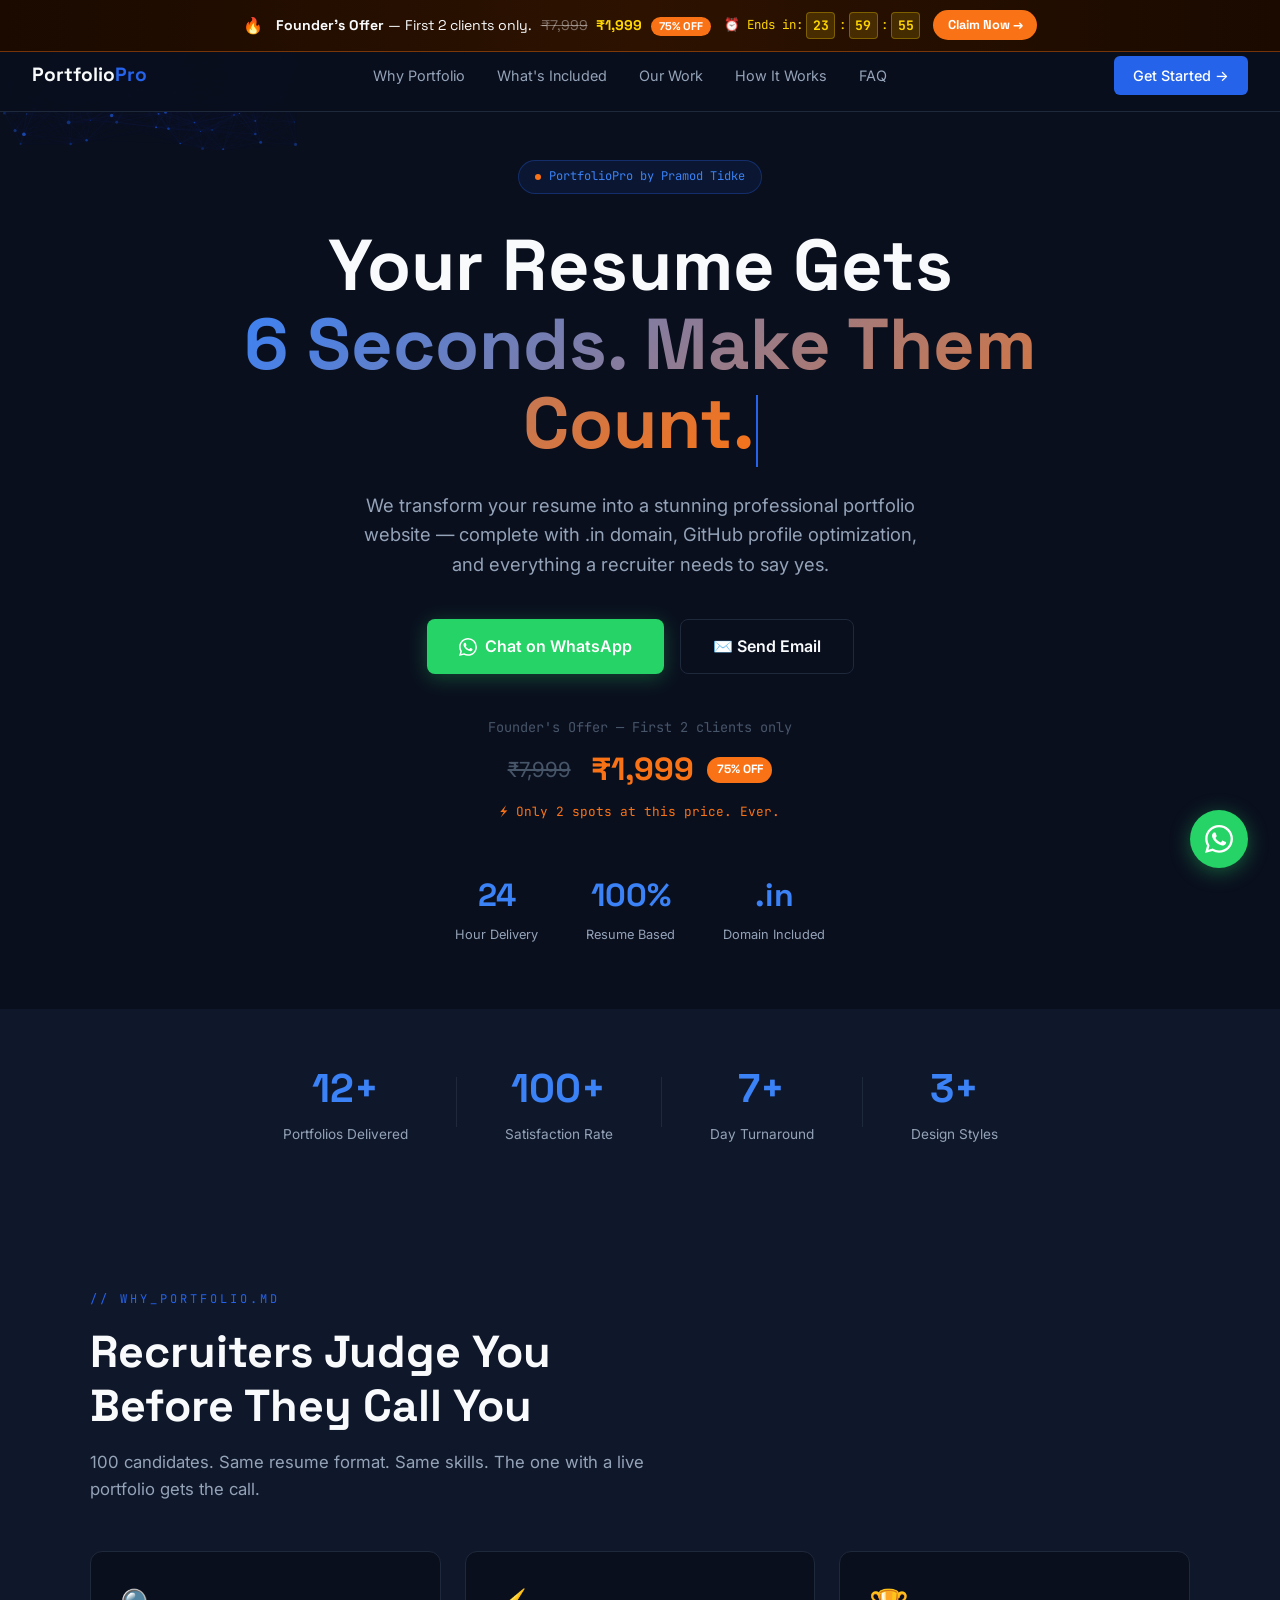
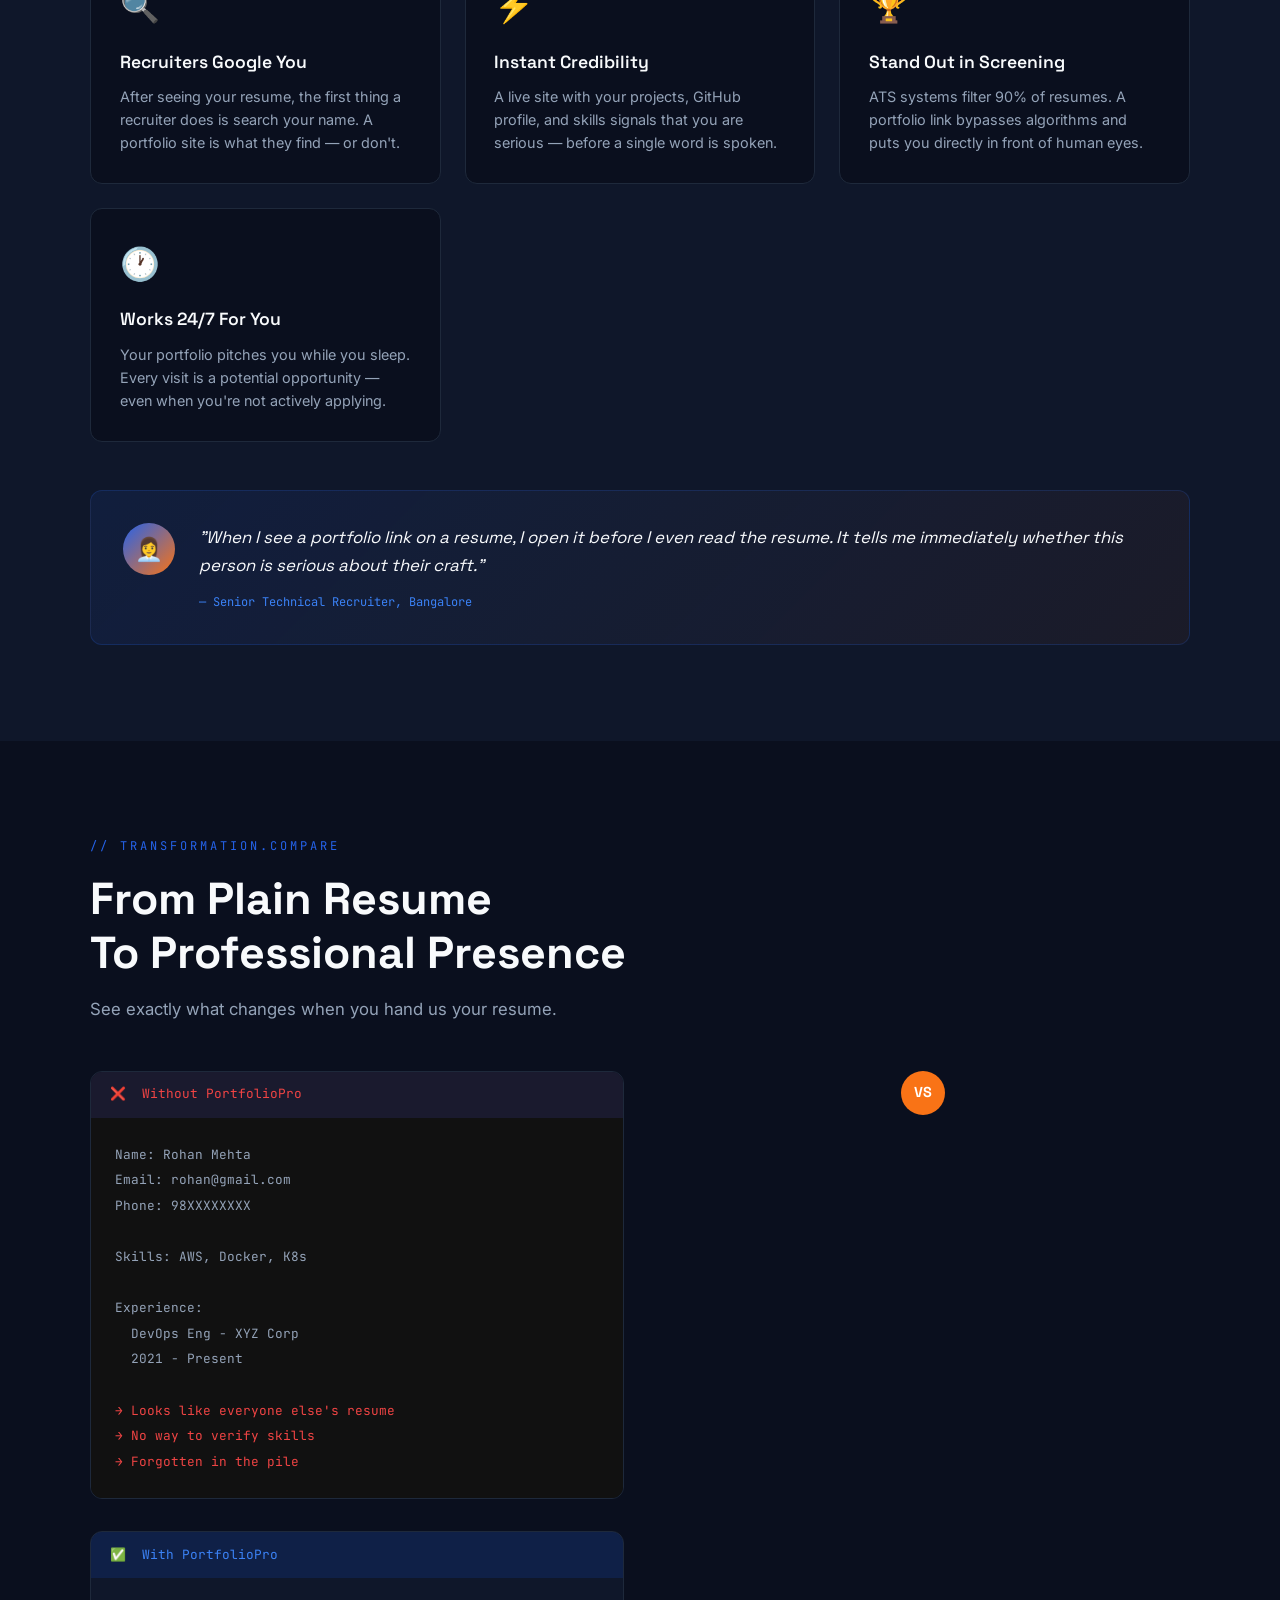
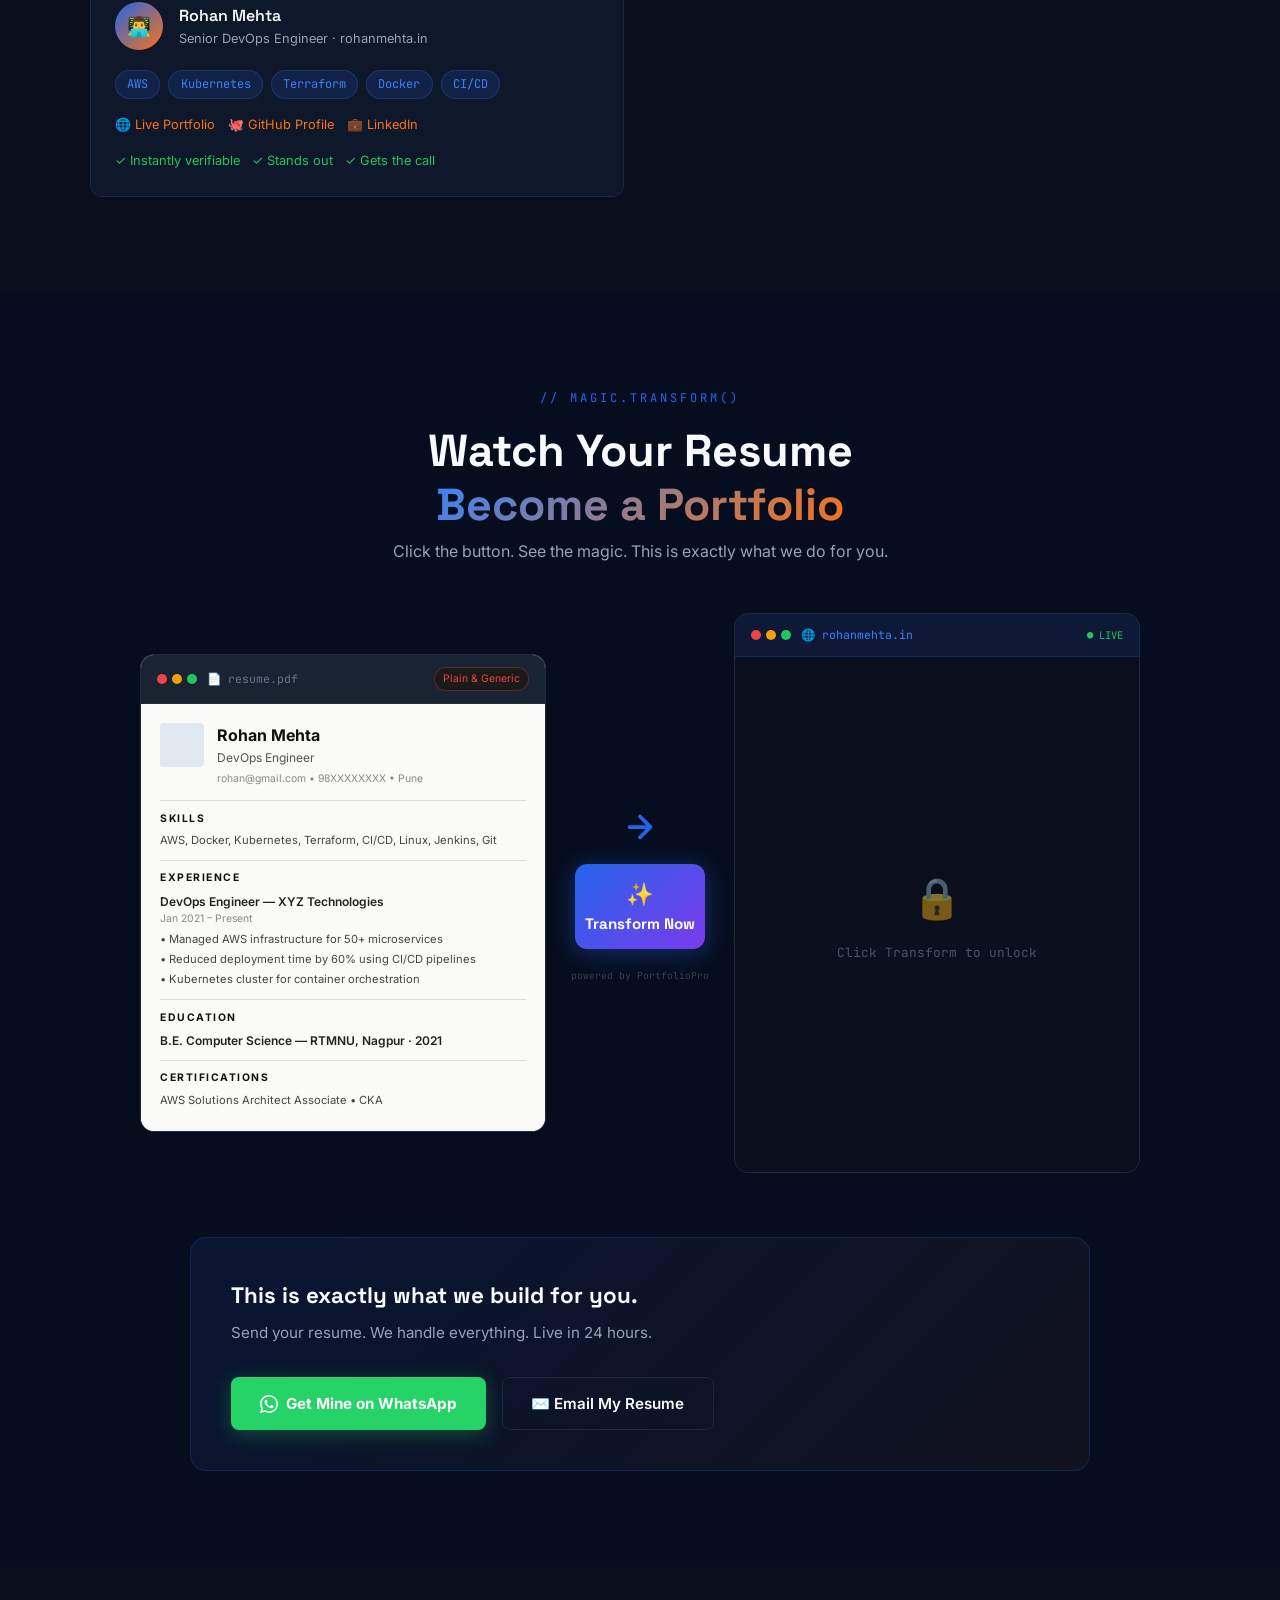
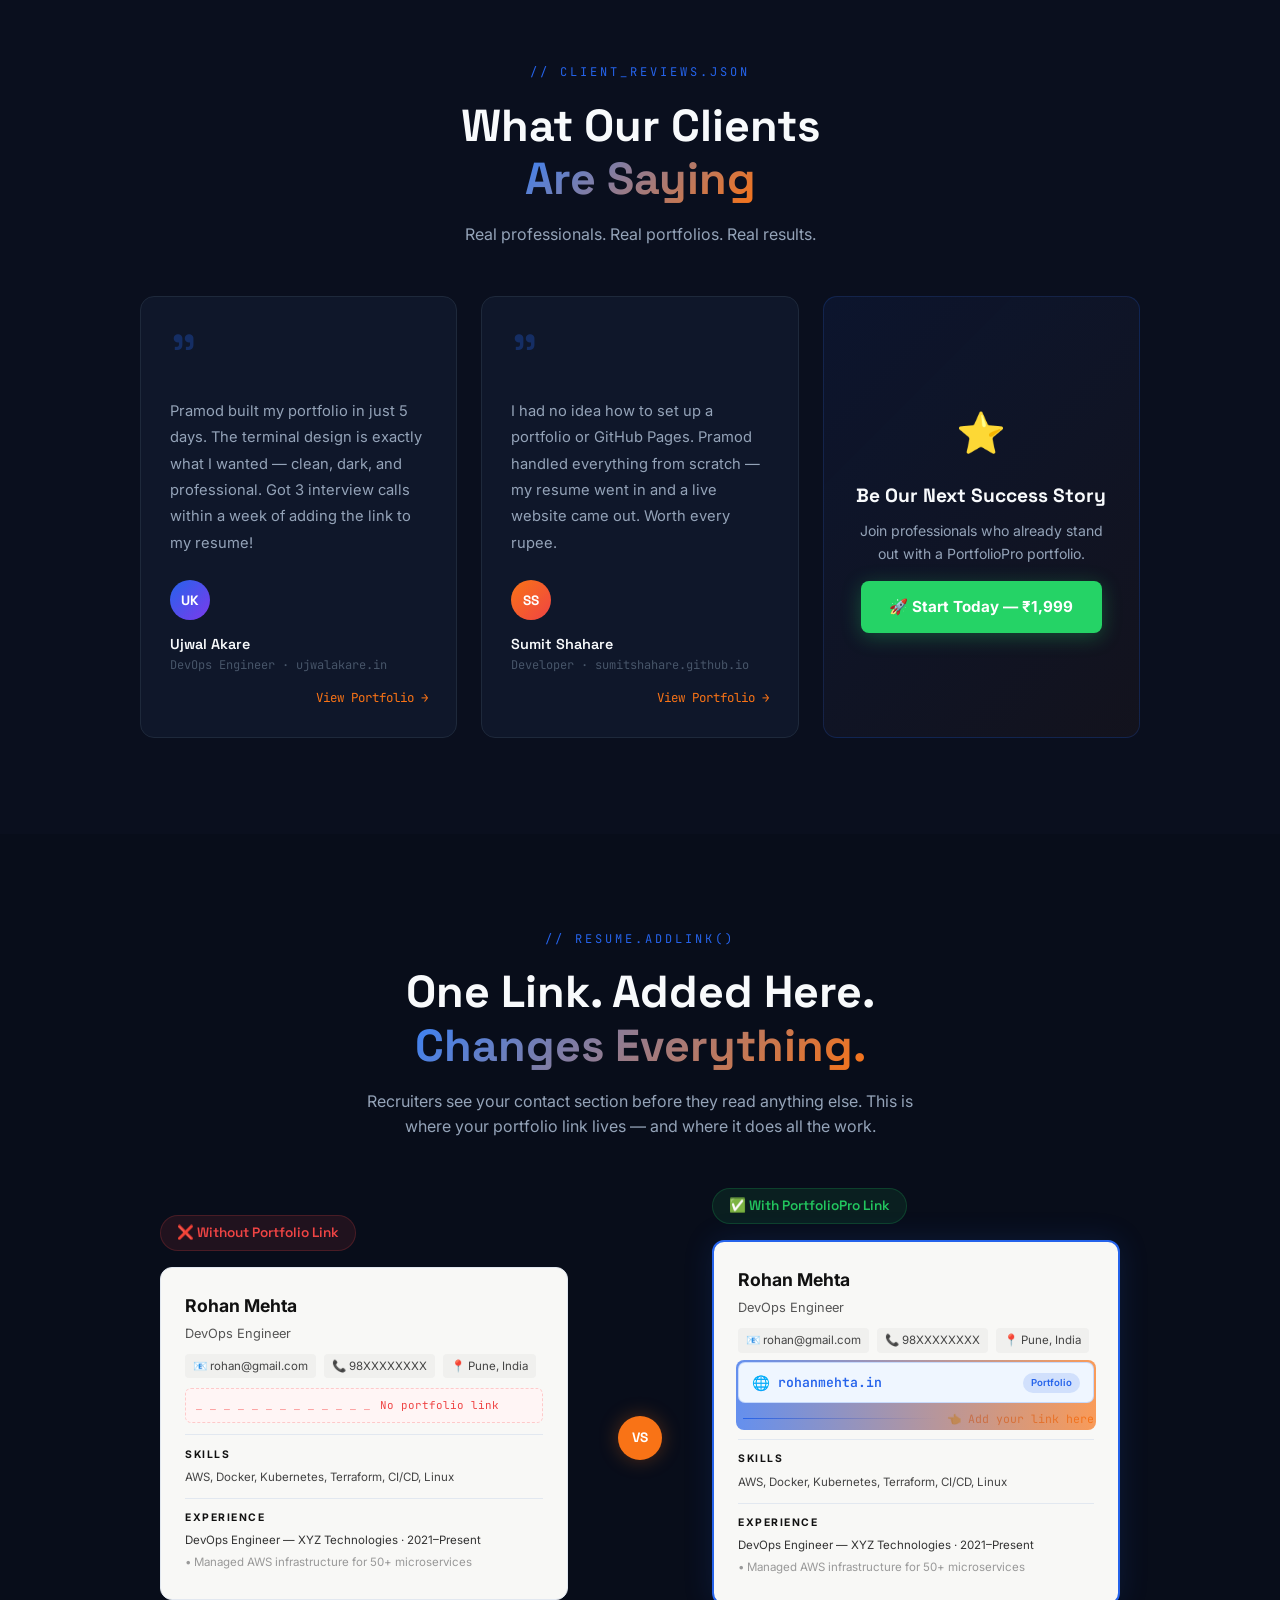
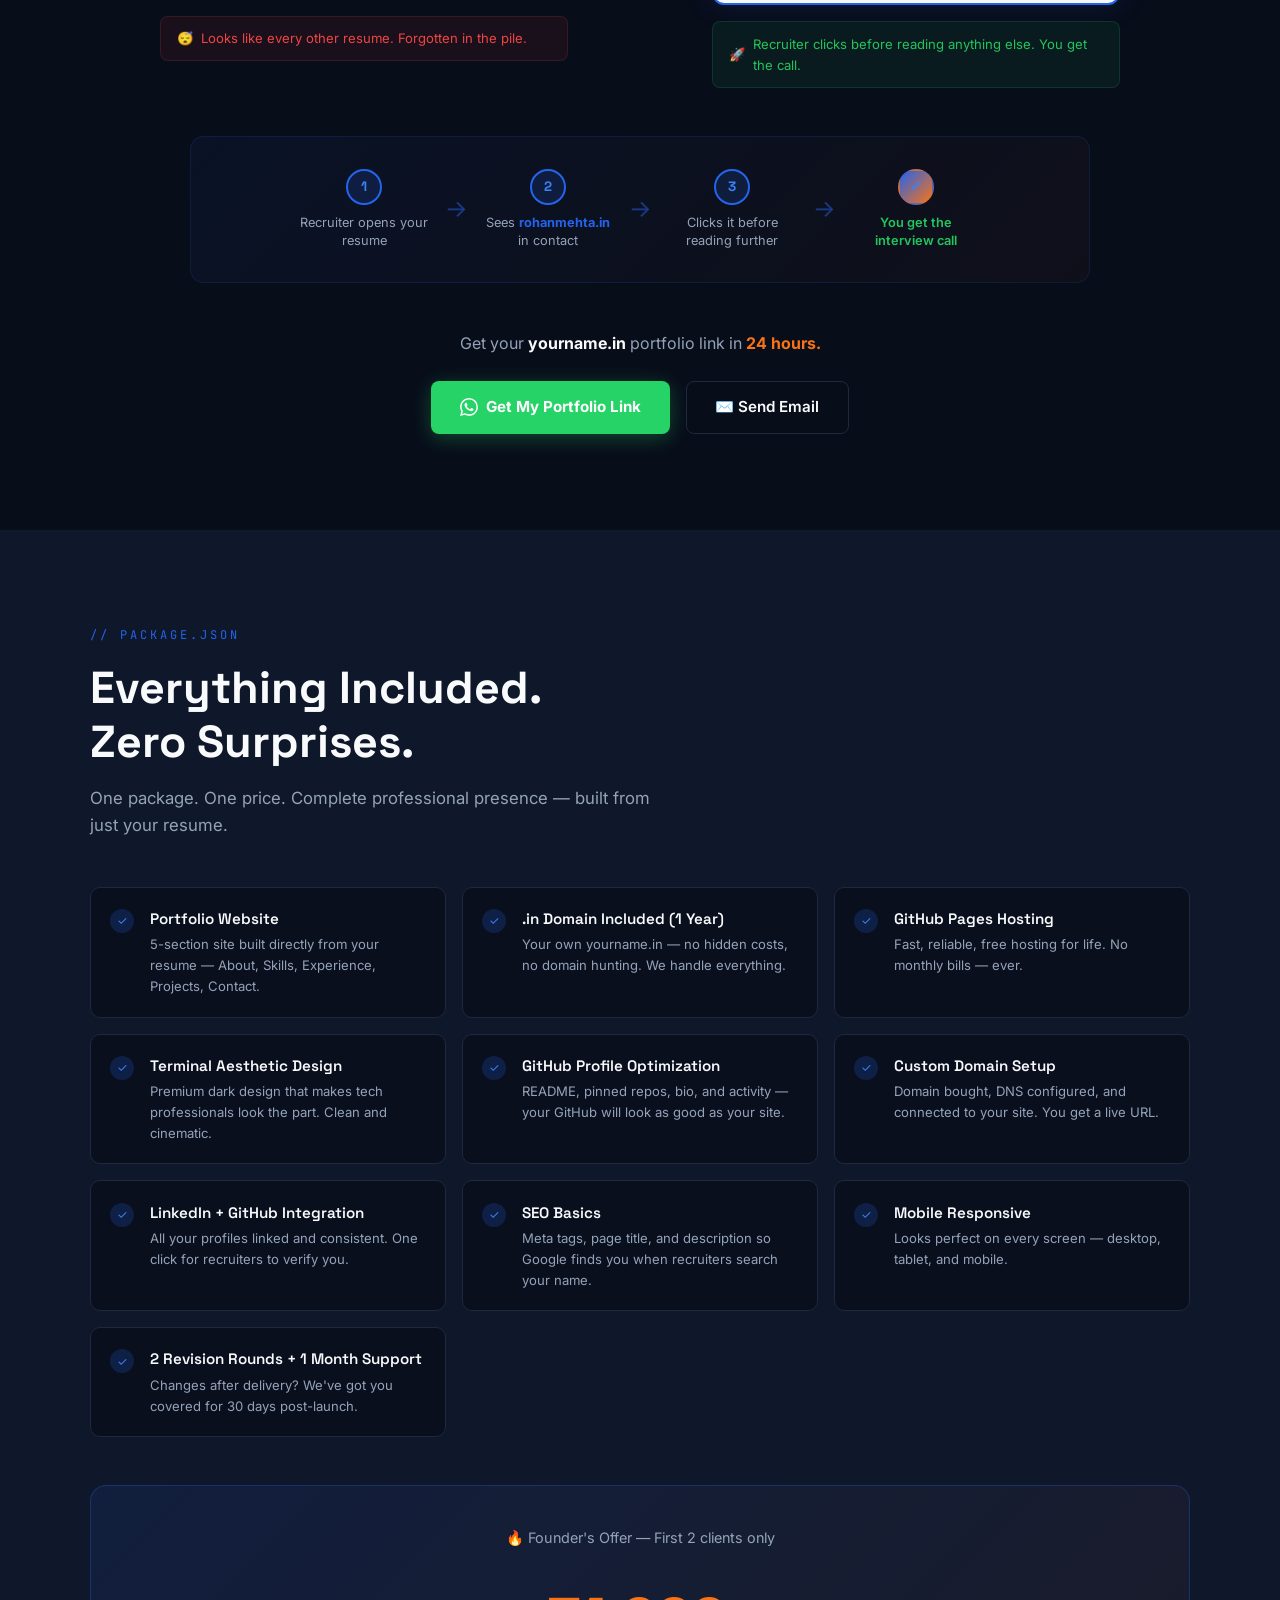
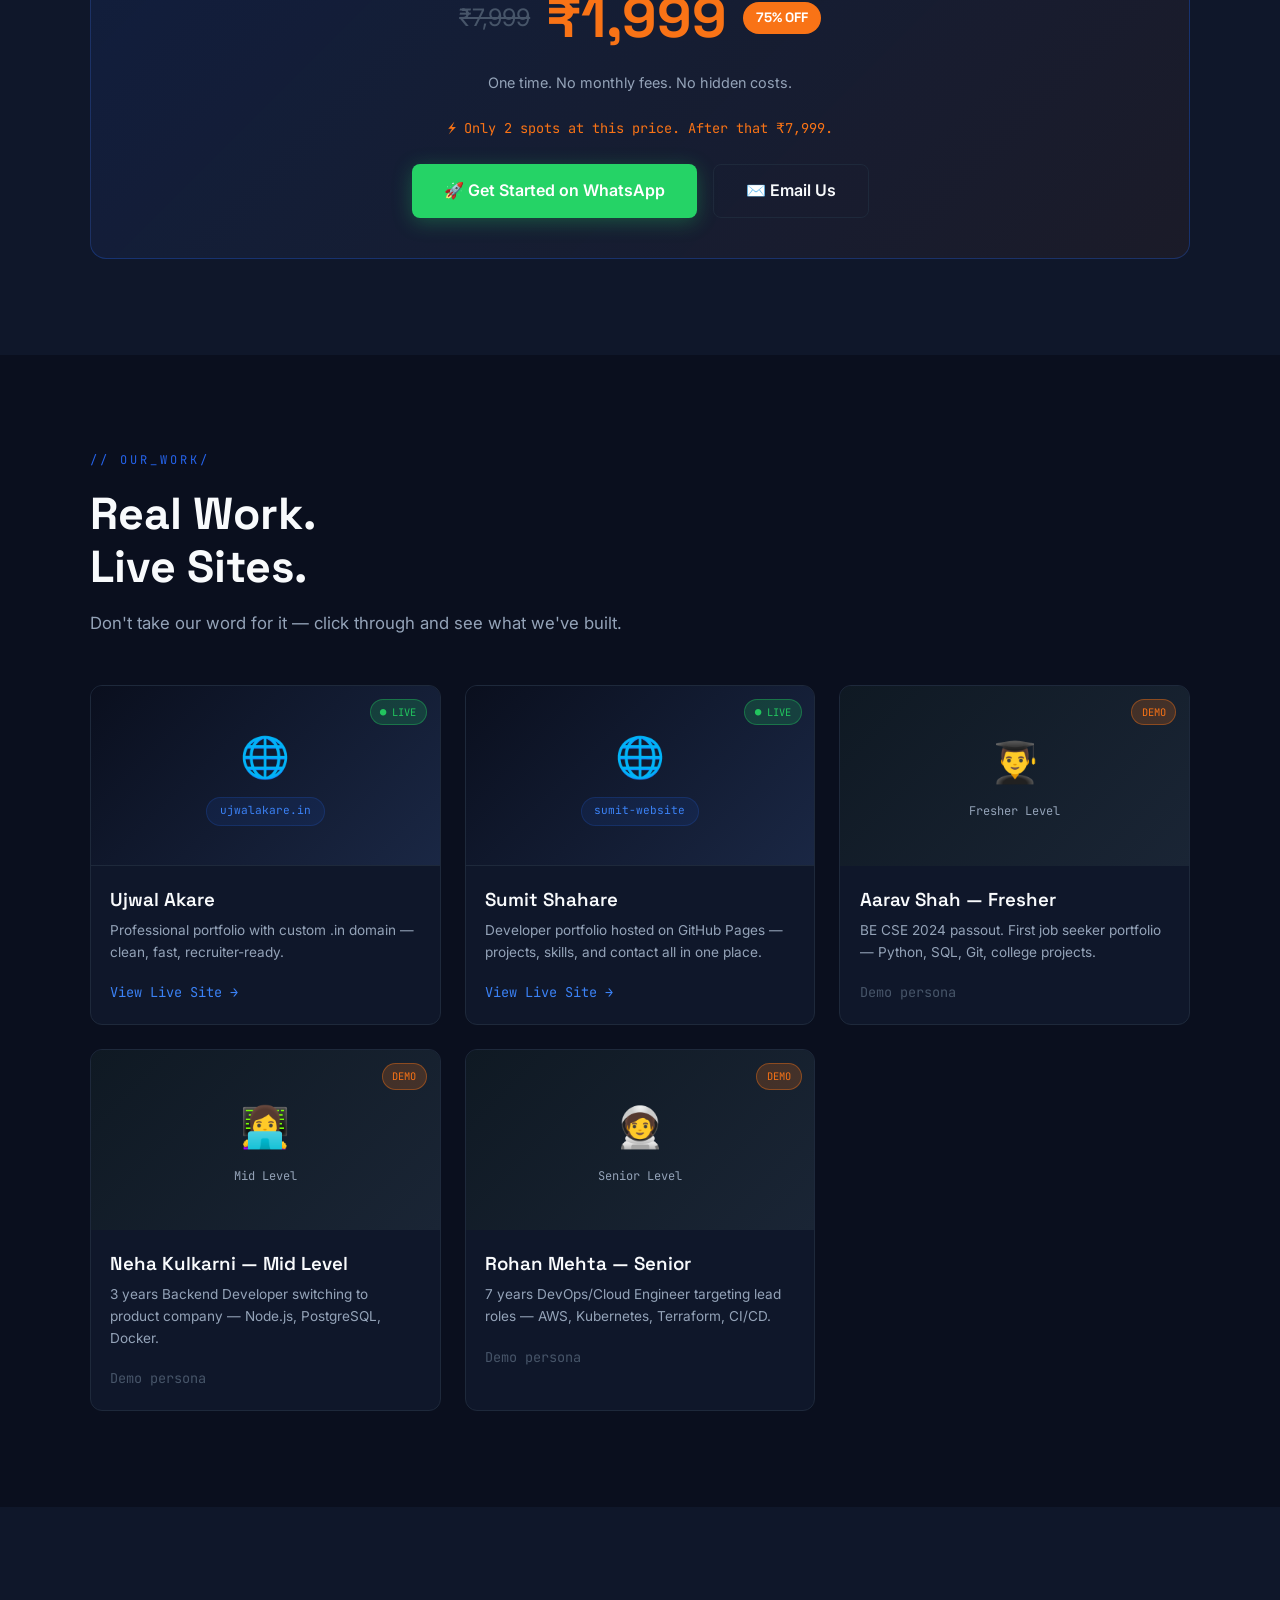
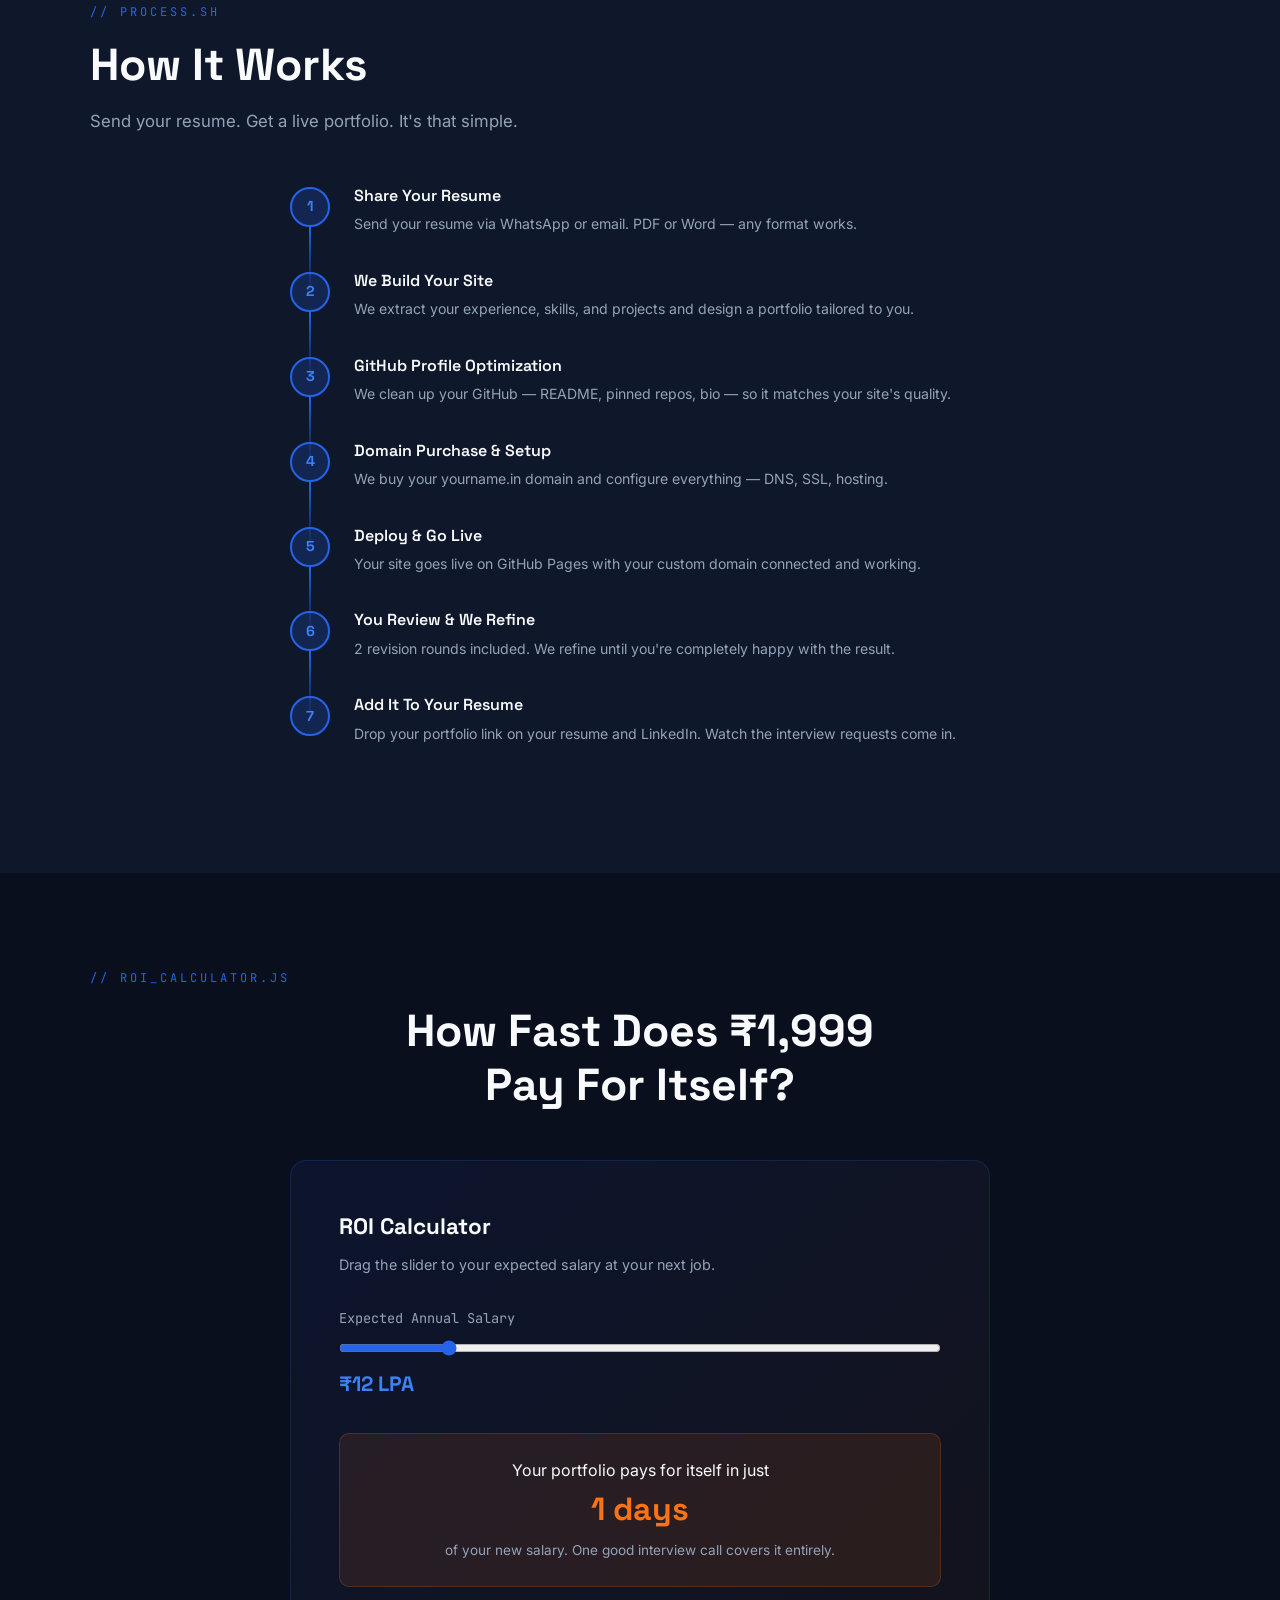
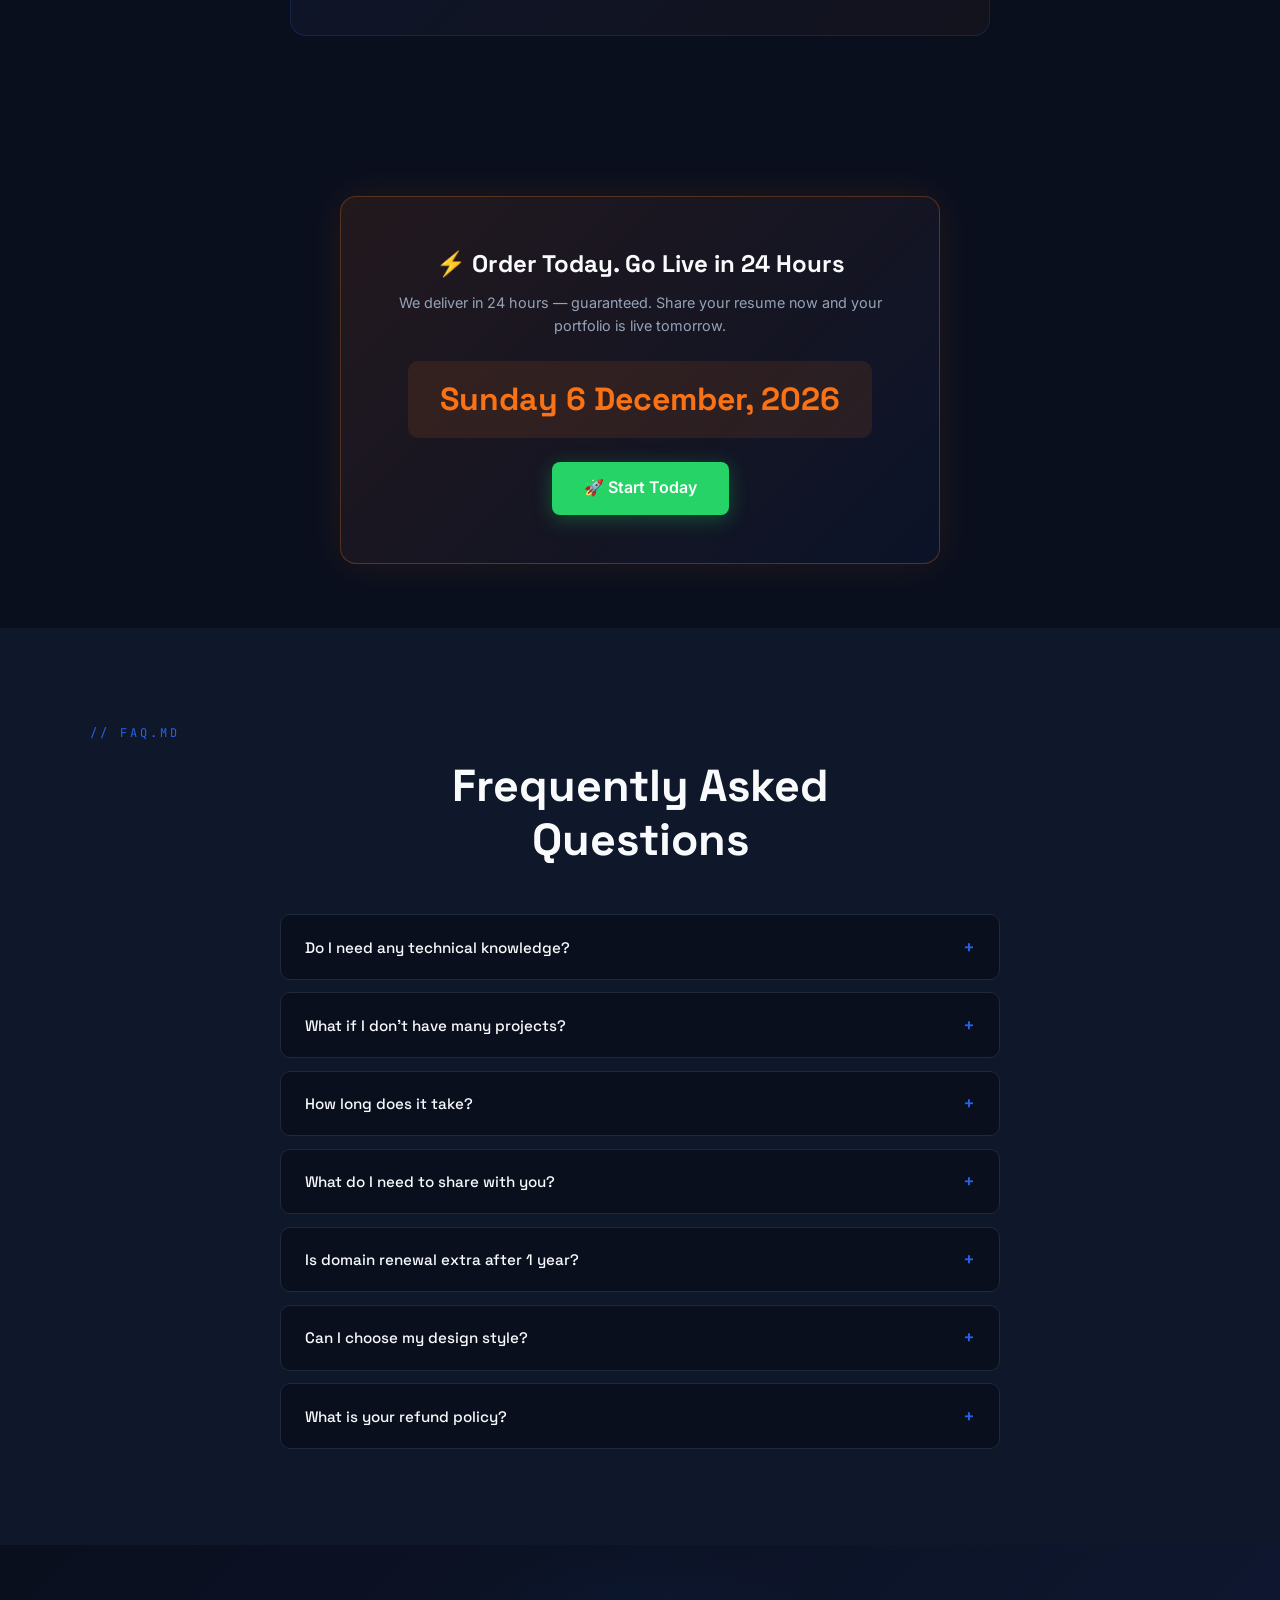
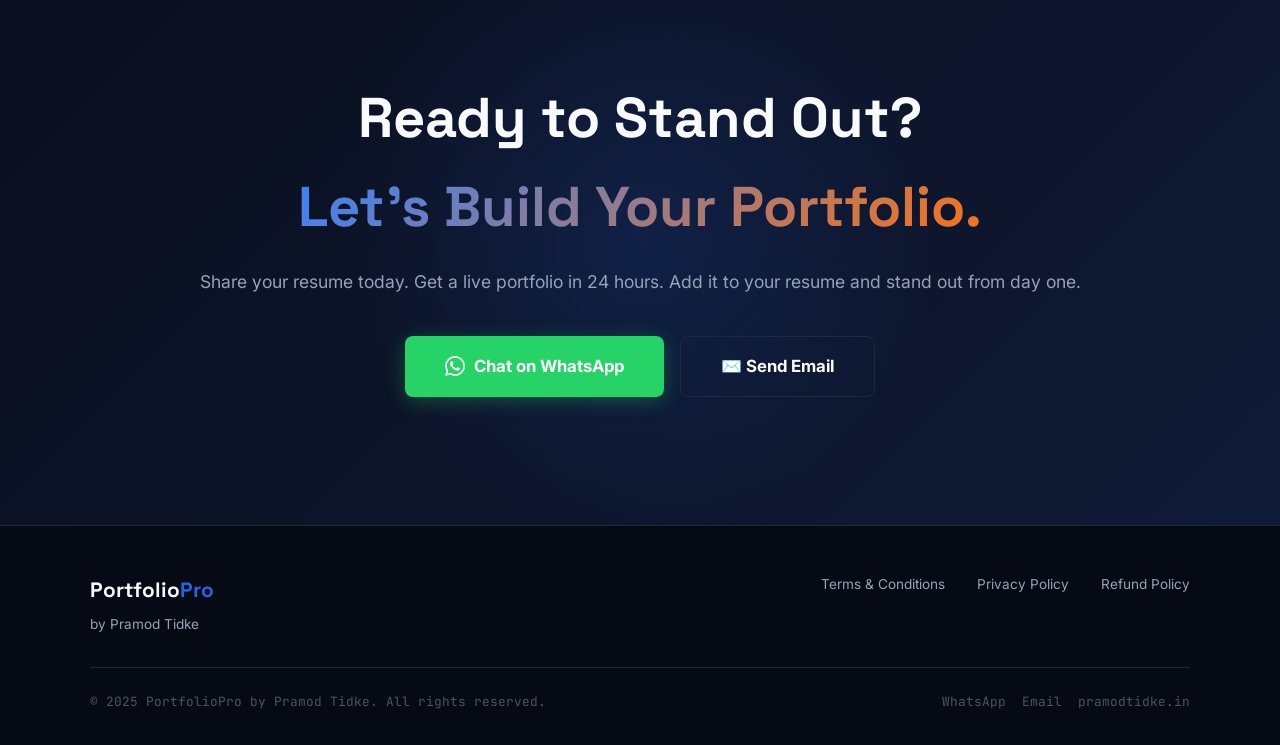
<file: index.html>
<!DOCTYPE html>
<html lang="en">
<head>
  <meta charset="UTF-8" />
  <meta name="viewport" content="width=device-width, initial-scale=1.0" />
  <title>PortfolioPro by Pramod Tidke — Stand Out. Get Hired.</title>
  <meta name="description" content="Get a professional portfolio website built from your resume. Includes .in domain, GitHub Pages hosting, GitHub profile optimization. ₹1,999 all inclusive." />
  <meta name="keywords" content="portfolio website, resume to portfolio, DevOps portfolio, developer portfolio India, GitHub profile optimization" />
  <meta property="og:title" content="PortfolioPro by Pramod Tidke" />
  <meta property="og:description" content="Your resume gets 6 seconds. Make them count. Professional portfolio website from ₹1,999." />
  <meta property="og:type" content="website" />
  <link rel="stylesheet" href="css/style.css" />
</head>
<body>

<!-- Scroll Progress -->
<div id="scroll-progress"></div>

<!-- Floating WhatsApp -->
<a id="whatsapp-float" href="https://wa.me/918830376414?text=Hi%20Pramod!%20I'm%20interested%20in%20PortfolioPro.%20Can%20you%20share%20more%20details?" target="_blank" rel="noopener" aria-label="Chat on WhatsApp">
  <svg viewBox="0 0 24 24" xmlns="http://www.w3.org/2000/svg"><path d="M17.472 14.382c-.297-.149-1.758-.867-2.03-.967-.273-.099-.471-.148-.67.15-.197.297-.767.966-.94 1.164-.173.199-.347.223-.644.075-.297-.15-1.255-.463-2.39-1.475-.883-.788-1.48-1.761-1.653-2.059-.173-.297-.018-.458.13-.606.134-.133.298-.347.446-.52.149-.174.198-.298.298-.497.099-.198.05-.371-.025-.52-.075-.149-.669-1.612-.916-2.207-.242-.579-.487-.5-.669-.51-.173-.008-.371-.01-.57-.01-.198 0-.52.074-.792.372-.272.297-1.04 1.016-1.04 2.479 0 1.462 1.065 2.875 1.213 3.074.149.198 2.096 3.2 5.077 4.487.709.306 1.262.489 1.694.625.712.227 1.36.195 1.871.118.571-.085 1.758-.719 2.006-1.413.248-.694.248-1.289.173-1.413-.074-.124-.272-.198-.57-.347m-5.421 7.403h-.004a9.87 9.87 0 01-5.031-1.378l-.361-.214-3.741.982.998-3.648-.235-.374a9.86 9.86 0 01-1.51-5.26c.001-5.45 4.436-9.884 9.888-9.884 2.64 0 5.122 1.03 6.988 2.898a9.825 9.825 0 012.893 6.994c-.003 5.45-4.437 9.884-9.885 9.884m8.413-18.297A11.815 11.815 0 0012.05 0C5.495 0 .16 5.335.157 11.892c0 2.096.547 4.142 1.588 5.945L.057 24l6.305-1.654a11.882 11.882 0 005.683 1.448h.005c6.554 0 11.89-5.335 11.893-11.893a11.821 11.821 0 00-3.48-8.413z"/></svg>
</a>

<!-- FOUNDER'S OFFER BANNER -->
<div id="founders-banner">
  <div class="founders-banner-inner">
    <span class="founders-fire">🔥</span>
    <span class="founders-text">
      <strong>Founder's Offer</strong> — First 2 clients only.
      <del style="color:rgba(255,255,255,0.4);margin:0 0.3rem;">₹7,999</del>
      <strong style="color:#FFD700;">₹1,999</strong>
      <span class="founders-badge">75% OFF</span>
    </span>
    <span class="founders-countdown">
      ⏰ Ends in:
      <span class="cd-box" id="cd-hours">00</span>:
      <span class="cd-box" id="cd-mins">00</span>:
      <span class="cd-box" id="cd-secs">00</span>
    </span>
    <a href="https://wa.me/918830376414?text=Hi%20Pramod!%20I%20want%20the%20Founder%27s%20Offer%20at%20%E2%82%B91%2C999!" target="_blank" class="founders-cta">Claim Now →</a>
  </div>
</div>

<script>
// Countdown — 24 hours from first visit, stored in localStorage
(function() {
  var key = 'pp_countdown_end';
  var end = localStorage.getItem(key);
  if (!end) {
    end = Date.now() + 24 * 60 * 60 * 1000;
    localStorage.setItem(key, end);
  }
  end = parseInt(end);

  function update() {
    var now = Date.now();
    var diff = end - now;
    if (diff <= 0) {
      document.getElementById('cd-hours').textContent = '00';
      document.getElementById('cd-mins').textContent = '00';
      document.getElementById('cd-secs').textContent = '00';
      return;
    }
    var h = Math.floor(diff / 3600000);
    var m = Math.floor((diff % 3600000) / 60000);
    var s = Math.floor((diff % 60000) / 1000);
    document.getElementById('cd-hours').textContent = String(h).padStart(2,'0');
    document.getElementById('cd-mins').textContent = String(m).padStart(2,'0');
    document.getElementById('cd-secs').textContent = String(s).padStart(2,'0');
    setTimeout(update, 1000);
  }
  update();
})();
</script>

<style>
#founders-banner {
  background: linear-gradient(90deg, #1a0a00, #2d1200, #1a0a00);
  border-bottom: 1px solid rgba(249,115,22,0.4);
  padding: 0.65rem 1rem;
  position: fixed;
  top: 0; left: 0; right: 0;
  z-index: 1001;
  animation: bannerGlow 3s ease infinite;
}

@keyframes bannerGlow {
  0%, 100% { box-shadow: 0 2px 20px rgba(249,115,22,0.2); }
  50% { box-shadow: 0 2px 30px rgba(249,115,22,0.4); }
}

.founders-banner-inner {
  display: flex;
  align-items: center;
  justify-content: center;
  gap: 0.8rem;
  flex-wrap: wrap;
  max-width: 1100px;
  margin: 0 auto;
}

.founders-fire { font-size: 1rem; animation: shake 1s infinite; }
@keyframes shake {
  0%, 100% { transform: rotate(-5deg); }
  50% { transform: rotate(5deg); }
}

.founders-text {
  font-family: 'Space Grotesk', sans-serif;
  font-size: 0.88rem;
  color: #F8FAFC;
}

.founders-badge {
  background: #F97316;
  color: white;
  font-size: 0.7rem;
  font-weight: 700;
  padding: 0.15rem 0.5rem;
  border-radius: 100px;
  margin-left: 0.3rem;
  font-family: 'Space Grotesk', sans-serif;
  animation: badgePop 1.5s ease infinite;
}

@keyframes badgePop {
  0%, 100% { transform: scale(1); }
  50% { transform: scale(1.08); }
}

.founders-spots {
  font-family: 'JetBrains Mono', monospace;
  font-size: 0.75rem;
  color: #F97316;
}

.founders-cta {
  background: #F97316;
  color: white;
  padding: 0.3rem 0.9rem;
  border-radius: 100px;
  font-size: 0.8rem;
  font-weight: 700;
  text-decoration: none;
  font-family: 'Space Grotesk', sans-serif;
  transition: all 0.2s;
  white-space: nowrap;
}
.founders-cta:hover { background: #ea6c0a; transform: scale(1.04); }

.founders-countdown {
  font-family: 'JetBrains Mono', monospace;
  font-size: 0.78rem;
  color: #FFD700;
  display: flex;
  align-items: center;
  gap: 0.2rem;
  white-space: nowrap;
}

.cd-box {
  background: rgba(255,215,0,0.15);
  border: 1px solid rgba(255,215,0,0.3);
  color: #FFD700;
  padding: 0.1rem 0.35rem;
  border-radius: 4px;
  font-weight: 700;
  font-size: 0.82rem;
  min-width: 26px;
  text-align: center;
  animation: cdPulse 1s ease infinite;
}

@keyframes cdPulse {
  0%, 100% { box-shadow: 0 0 0 0 rgba(255,215,0,0.3); }
  50% { box-shadow: 0 0 8px 2px rgba(255,215,0,0.15); }
}

@media (max-width: 768px) {
  .founders-countdown { display: none; }
}

/* Push nav down to account for banner */
nav { top: 40px !important; }
#hero { padding-top: 10rem !important; }

@media (max-width: 768px) {
  .founders-spots { display: none; }
  nav { top: 38px !important; }
  #hero { padding-top: 11rem !important; }
}
</style>

<!-- NAV -->
<nav>
  <a href="index.html" class="nav-brand">Portfolio<span>Pro</span></a>
  <ul class="nav-links">
    <li><a href="#why">Why Portfolio</a></li>
    <li><a href="#included">What's Included</a></li>
    <li><a href="#work">Our Work</a></li>
    <li><a href="#how">How It Works</a></li>
    <li><a href="#faq">FAQ</a></li>
  </ul>
  <a href="https://wa.me/918830376414?text=Hi%20Pramod!%20I'm%20interested%20in%20PortfolioPro." target="_blank" class="nav-links a nav-cta" style="color:white;background:#2563EB;padding:0.5rem 1.2rem;border-radius:6px;font-weight:500;text-decoration:none;font-size:0.9rem;">Get Started →</a>
</nav>

<!-- HERO -->
<section id="hero">
  <canvas id="particles-canvas"></canvas>
  <div class="hero-content">
    <div class="hero-badge">
      <span class="badge-dot"></span>
      <span>PortfolioPro by Pramod Tidke</span>
    </div>
    <h1 class="hero-headline">
      Your Resume Gets<br>
      <span class="gradient-text" id="typing-text" data-text="6 Seconds. Make Them Count.">6 Seconds. Make Them Count.</span>
    </h1>
    <p class="hero-sub">
      We transform your resume into a stunning professional portfolio website — complete with .in domain, GitHub profile optimization, and everything a recruiter needs to say yes.
    </p>
    <div class="hero-ctas">
      <a href="https://wa.me/918830376414?text=Hi%20Pramod!%20I'm%20interested%20in%20PortfolioPro.%20Can%20you%20share%20more%20details?" target="_blank" class="btn-primary">
        <svg width="18" height="18" viewBox="0 0 24 24" fill="white"><path d="M17.472 14.382c-.297-.149-1.758-.867-2.03-.967-.273-.099-.471-.148-.67.15-.197.297-.767.966-.94 1.164-.173.199-.347.223-.644.075-.297-.15-1.255-.463-2.39-1.475-.883-.788-1.48-1.761-1.653-2.059-.173-.297-.018-.458.13-.606.134-.133.298-.347.446-.52.149-.174.198-.298.298-.497.099-.198.05-.371-.025-.52-.075-.149-.669-1.612-.916-2.207-.242-.579-.487-.5-.669-.51-.173-.008-.371-.01-.57-.01-.198 0-.52.074-.792.372-.272.297-1.04 1.016-1.04 2.479 0 1.462 1.065 2.875 1.213 3.074.149.198 2.096 3.2 5.077 4.487.709.306 1.262.489 1.694.625.712.227 1.36.195 1.871.118.571-.085 1.758-.719 2.006-1.413.248-.694.248-1.289.173-1.413-.074-.124-.272-.198-.57-.347m-5.421 7.403h-.004a9.87 9.87 0 01-5.031-1.378l-.361-.214-3.741.982.998-3.648-.235-.374a9.86 9.86 0 01-1.51-5.26c.001-5.45 4.436-9.884 9.888-9.884 2.64 0 5.122 1.03 6.988 2.898a9.825 9.825 0 012.893 6.994c-.003 5.45-4.437 9.884-9.885 9.884m8.413-18.297A11.815 11.815 0 0012.05 0C5.495 0 .16 5.335.157 11.892c0 2.096.547 4.142 1.588 5.945L.057 24l6.305-1.654a11.882 11.882 0 005.683 1.448h.005c6.554 0 11.89-5.335 11.893-11.893a11.821 11.821 0 00-3.48-8.413z"/></svg>
        Chat on WhatsApp
      </a>
      <a href="mailto:pramodtidkework@gmail.com?subject=PortfolioPro Inquiry" class="btn-secondary">
        ✉️ Send Email
      </a>
    </div>
    <div class="hero-price-tag">
      <span>Founder's Offer — First 2 clients only</span>
      <div style="display:flex;align-items:center;justify-content:center;gap:0.8rem;margin-top:0.3rem;flex-wrap:wrap;">
        <del style="color:#475569;font-size:1.3rem;">₹7,999</del>
        <strong style="font-size:2rem;">₹1,999</strong>
        <span style="background:#F97316;color:white;font-size:0.75rem;font-weight:700;padding:0.2rem 0.6rem;border-radius:100px;font-family:'Space Grotesk',sans-serif;">75% OFF</span>
      </div>
      <div style="font-size:0.8rem;color:#F97316;margin-top:0.4rem;font-family:'JetBrains Mono',monospace;">⚡ Only 2 spots at this price. Ever.</div>
    </div>
    <div class="hero-stats">
      <div class="stat">
        <div class="stat-num">24</div>
        <div class="stat-label">Hour Delivery</div>
      </div>
      <div class="stat">
        <div class="stat-num">100%</div>
        <div class="stat-label">Resume Based</div>
      </div>
      <div class="stat">
        <div class="stat-num">.in</div>
        <div class="stat-label">Domain Included</div>
      </div>
    </div>
  </div>
</section>

<!-- SOCIAL PROOF BAR -->
<div id="social-proof">
  <div class="proof-bar">
    <div class="proof-item">
      <div class="proof-num" data-count="12">0+</div>
      <div class="proof-label">Portfolios Delivered</div>
    </div>
    <div class="proof-divider"></div>
    <div class="proof-item">
      <div class="proof-num" data-count="100">0+</div>
      <div class="proof-label">Satisfaction Rate</div>
    </div>
    <div class="proof-divider"></div>
    <div class="proof-item">
      <div class="proof-num" data-count="7">0+</div>
      <div class="proof-label">Day Turnaround</div>
    </div>
    <div class="proof-divider"></div>
    <div class="proof-item">
      <div class="proof-num" data-count="3">0+</div>
      <div class="proof-label">Design Styles</div>
    </div>
  </div>
</div>

<!-- WHY PORTFOLIO -->
<section id="why">
  <div class="container">
    <span class="section-label reveal">// why_portfolio.md</span>
    <h2 class="section-title reveal">Recruiters Judge You<br>Before They Call You</h2>
    <p class="section-sub reveal">100 candidates. Same resume format. Same skills. The one with a live portfolio gets the call.</p>

    <div class="why-grid">
      <div class="why-card reveal">
        <div class="why-icon">🔍</div>
        <h3>Recruiters Google You</h3>
        <p>After seeing your resume, the first thing a recruiter does is search your name. A portfolio site is what they find — or don't.</p>
      </div>
      <div class="why-card reveal">
        <div class="why-icon">⚡</div>
        <h3>Instant Credibility</h3>
        <p>A live site with your projects, GitHub profile, and skills signals that you are serious — before a single word is spoken.</p>
      </div>
      <div class="why-card reveal">
        <div class="why-icon">🏆</div>
        <h3>Stand Out in Screening</h3>
        <p>ATS systems filter 90% of resumes. A portfolio link bypasses algorithms and puts you directly in front of human eyes.</p>
      </div>
      <div class="why-card reveal">
        <div class="why-icon">🕐</div>
        <h3>Works 24/7 For You</h3>
        <p>Your portfolio pitches you while you sleep. Every visit is a potential opportunity — even when you're not actively applying.</p>
      </div>
    </div>

    <div class="recruiter-quote reveal">
      <div class="recruiter-avatar">👩‍💼</div>
      <div>
        <blockquote>"When I see a portfolio link on a resume, I open it before I even read the resume. It tells me immediately whether this person is serious about their craft."</blockquote>
        <cite>— Senior Technical Recruiter, Bangalore</cite>
      </div>
    </div>
  </div>
</section>

<!-- BEFORE / AFTER -->
<section id="before-after">
  <div class="container">
    <span class="section-label reveal">// transformation.compare</span>
    <h2 class="section-title reveal">From Plain Resume<br>To Professional Presence</h2>
    <p class="section-sub reveal">See exactly what changes when you hand us your resume.</p>

    <div class="before-after-container">
      <div class="before-card reveal">
        <div class="card-header">❌ &nbsp;Without PortfolioPro</div>
        <div class="before-content">
          <div>Name: Rohan Mehta</div>
          <div>Email: rohan@gmail.com</div>
          <div>Phone: 98XXXXXXXX</div>
          <div>&nbsp;</div>
          <div>Skills: AWS, Docker, K8s</div>
          <div>&nbsp;</div>
          <div>Experience:</div>
          <div>&nbsp; DevOps Eng - XYZ Corp</div>
          <div>&nbsp; 2021 - Present</div>
          <div>&nbsp;</div>
          <div style="color:#ef4444;">→ Looks like everyone else's resume</div>
          <div style="color:#ef4444;">→ No way to verify skills</div>
          <div style="color:#ef4444;">→ Forgotten in the pile</div>
        </div>
      </div>

      <div class="vs-badge">
        <div class="vs-text">VS</div>
      </div>

      <div class="after-card reveal">
        <div class="card-header">✅ &nbsp;With PortfolioPro</div>
        <div class="after-content">
          <div class="after-preview-header">
            <div class="after-avatar">👨‍💻</div>
            <div>
              <div class="after-name">Rohan Mehta</div>
              <div class="after-role">Senior DevOps Engineer · rohanmehta.in</div>
            </div>
          </div>
          <div class="after-skills">
            <span class="skill-tag">AWS</span>
            <span class="skill-tag">Kubernetes</span>
            <span class="skill-tag">Terraform</span>
            <span class="skill-tag">Docker</span>
            <span class="skill-tag">CI/CD</span>
          </div>
          <div class="after-links">
            <a href="#" class="after-link">🌐 Live Portfolio</a>
            <a href="#" class="after-link">🐙 GitHub Profile</a>
            <a href="#" class="after-link">💼 LinkedIn</a>
          </div>
          <div style="margin-top:1rem;font-size:0.8rem;">
            <span style="color:#22c55e;">✓ Instantly verifiable</span> &nbsp;
            <span style="color:#22c55e;">✓ Stands out</span> &nbsp;
            <span style="color:#22c55e;">✓ Gets the call</span>
          </div>
        </div>
      </div>
    </div>
  </div>
</section>

<!-- TRANSFORM SECTION -->
<section id="transform" style="background:#060d1f;padding:6rem 2rem;overflow:hidden;">
  <div class="container">
    <span class="section-label reveal" style="display:block;text-align:center;">// magic.transform()</span>
    <h2 class="section-title reveal" style="text-align:center;margin-bottom:0.5rem;">Watch Your Resume<br><span class="gradient-text">Become a Portfolio</span></h2>
    <p style="text-align:center;color:#94A3B8;font-size:1rem;margin-bottom:3rem;" class="reveal">Click the button. See the magic. This is exactly what we do for you.</p>

    <!-- Transform Stage -->
    <div class="tx-stage reveal">

      <!-- Resume Card -->
      <div class="tx-card tx-resume" id="tx-resume">
        <div class="tx-bar">
          <div class="tx-dots"><span class="d-red"></span><span class="d-yellow"></span><span class="d-green"></span></div>
          <span class="tx-filename">📄 resume.pdf</span>
          <span class="tx-badge-boring">Plain & Generic</span>
        </div>
        <div class="tx-resume-body">
          <div class="tx-resume-header">
            <div class="tx-resume-avatar"></div>
            <div>
              <div class="tx-resume-name">Rohan Mehta</div>
              <div class="tx-resume-role">DevOps Engineer</div>
              <div class="tx-resume-contact">rohan@gmail.com • 98XXXXXXXX • Pune</div>
            </div>
          </div>
          <div class="tx-hr"></div>
          <div class="tx-resume-section">SKILLS</div>
          <div class="tx-resume-text">AWS, Docker, Kubernetes, Terraform, CI/CD, Linux, Jenkins, Git</div>
          <div class="tx-hr"></div>
          <div class="tx-resume-section">EXPERIENCE</div>
          <div class="tx-resume-job">DevOps Engineer — XYZ Technologies</div>
          <div class="tx-resume-date">Jan 2021 – Present</div>
          <div class="tx-resume-text">• Managed AWS infrastructure for 50+ microservices</div>
          <div class="tx-resume-text">• Reduced deployment time by 60% using CI/CD pipelines</div>
          <div class="tx-resume-text">• Kubernetes cluster for container orchestration</div>
          <div class="tx-hr"></div>
          <div class="tx-resume-section">EDUCATION</div>
          <div class="tx-resume-job">B.E. Computer Science — RTMNU, Nagpur · 2021</div>
          <div class="tx-hr"></div>
          <div class="tx-resume-section">CERTIFICATIONS</div>
          <div class="tx-resume-text">AWS Solutions Architect Associate • CKA</div>
        </div>
      </div>

      <!-- Middle -->
      <div class="tx-mid">
        <div class="tx-arrow-wrap">
          <div class="tx-arrow-line" id="tx-arrow-line"></div>
          <svg class="tx-arrow-icon" id="tx-arrow-icon" width="36" height="36" viewBox="0 0 24 24" fill="none" stroke="#2563EB" stroke-width="2.5" stroke-linecap="round" stroke-linejoin="round">
            <path d="M5 12h14M12 5l7 7-7 7"/>
          </svg>
        </div>
        <button class="tx-btn" id="tx-btn" onclick="txGo()">
          <span class="tx-btn-icon">✨</span>
          <span id="tx-btn-label">Transform Now</span>
        </button>
        <div class="tx-powered">powered by PortfolioPro</div>
      </div>

      <!-- Portfolio Card -->
      <div class="tx-card tx-portfolio" id="tx-portfolio">
        <div class="tx-bar tx-bar-portfolio">
          <div class="tx-dots"><span class="d-red"></span><span class="d-yellow"></span><span class="d-green"></span></div>
          <span class="tx-filename" style="color:#3B82F6;">🌐 rohanmehta.in</span>
          <span class="tx-badge-live" id="tx-live-badge">● LIVE</span>
        </div>
        <div class="tx-portfolio-body" id="tx-portfolio-body">

          <!-- Locked overlay -->
          <div class="tx-locked" id="tx-locked">
            <div class="tx-lock-icon">🔒</div>
            <div class="tx-lock-text">Click Transform to unlock</div>
          </div>

          <!-- Portfolio content (hidden until transform) -->
          <div class="tx-portfolio-content" id="tx-portfolio-content">
            <div class="tx-p-hero tx-anim-1">
              <div class="tx-p-avatar">RM</div>
              <div>
                <div class="tx-p-cmd"><span style="color:#2563EB;font-family:'JetBrains Mono',monospace;font-size:0.72rem;">$ </span><span style="color:#94A3B8;font-family:'JetBrains Mono',monospace;font-size:0.72rem;">whoami</span></div>
                <div class="tx-p-name">Rohan Mehta</div>
                <div class="tx-p-role">Senior DevOps Engineer</div>
                <div class="tx-p-links">
                  <span class="tx-p-link">🌐 rohanmehta.in</span>
                  <span class="tx-p-link tx-p-link-o">🐙 GitHub</span>
                  <span class="tx-p-link">💼 LinkedIn</span>
                </div>
              </div>
            </div>

            <div class="tx-p-block tx-anim-2">
              <div class="tx-p-cmd-label">$ skills --list</div>
              <div class="tx-p-tags">
                <span class="tx-tag">AWS</span><span class="tx-tag">Docker</span><span class="tx-tag">Kubernetes</span><span class="tx-tag">Terraform</span><span class="tx-tag tx-tag-o">CI/CD</span><span class="tx-tag tx-tag-o">Linux</span><span class="tx-tag">Jenkins</span><span class="tx-tag">Git</span>
              </div>
            </div>

            <div class="tx-p-block tx-anim-3">
              <div class="tx-p-cmd-label">$ experience --show</div>
              <div class="tx-p-exp">
                <div class="tx-p-exp-role">DevOps Engineer</div>
                <div class="tx-p-exp-co">XYZ Technologies · Jan 2021 – Present</div>
                <div class="tx-p-exp-pt">↳ AWS infrastructure for 50+ microservices</div>
                <div class="tx-p-exp-pt">↳ 60% faster deployments via CI/CD</div>
                <div class="tx-p-exp-pt">↳ Kubernetes cluster orchestration</div>
              </div>
            </div>

            <div class="tx-p-block tx-anim-4">
              <div class="tx-p-cmd-label">$ certifications</div>
              <div class="tx-p-certs">
                <span class="tx-cert">🏆 AWS SAA</span>
                <span class="tx-cert">🏆 CKA</span>
              </div>
            </div>

            <div class="tx-p-success tx-anim-5">🚀 Recruiter-ready. Standing out already!</div>
          </div>
        </div>
      </div>
    </div>

    <!-- Progress bar -->
    <div class="tx-progress-wrap reveal" id="tx-progress-wrap" style="display:none;">
      <div class="tx-progress-bar" id="tx-progress-bar"></div>
      <div class="tx-progress-label" id="tx-progress-label">Building your portfolio...</div>
    </div>

    <!-- Reset -->
    <div style="text-align:center;margin-top:1.5rem;">
      <button class="tx-reset-btn" id="tx-reset" onclick="txReset()" style="display:none;">↩ Try Again</button>
    </div>

    <!-- Bottom CTA -->
    <div class="tx-bottom-cta reveal">
      <div class="tx-bottom-cta-inner">
        <div class="tx-bottom-cta-text">
          <h3>This is exactly what we build for you.</h3>
          <p>Send your resume. We handle everything. Live in 24 hours.</p>
        </div>
        <div class="tx-bottom-cta-btns">
          <a href="https://wa.me/918830376414?text=Hi%20Pramod!%20I%20just%20saw%20the%20demo%20and%20I%20want%20my%20portfolio%20built!%20Here%20is%20my%20resume." target="_blank" class="tx-cta-wa">
            <svg width="18" height="18" viewBox="0 0 24 24" fill="white"><path d="M17.472 14.382c-.297-.149-1.758-.867-2.03-.967-.273-.099-.471-.148-.67.15-.197.297-.767.966-.94 1.164-.173.199-.347.223-.644.075-.297-.15-1.255-.463-2.39-1.475-.883-.788-1.48-1.761-1.653-2.059-.173-.297-.018-.458.13-.606.134-.133.298-.347.446-.52.149-.174.198-.298.298-.497.099-.198.05-.371-.025-.52-.075-.149-.669-1.612-.916-2.207-.242-.579-.487-.5-.669-.51-.173-.008-.371-.01-.57-.01-.198 0-.52.074-.792.372-.272.297-1.04 1.016-1.04 2.479 0 1.462 1.065 2.875 1.213 3.074.149.198 2.096 3.2 5.077 4.487.709.306 1.262.489 1.694.625.712.227 1.36.195 1.871.118.571-.085 1.758-.719 2.006-1.413.248-.694.248-1.289.173-1.413-.074-.124-.272-.198-.57-.347m-5.421 7.403h-.004a9.87 9.87 0 01-5.031-1.378l-.361-.214-3.741.982.998-3.648-.235-.374a9.86 9.86 0 01-1.51-5.26c.001-5.45 4.436-9.884 9.888-9.884 2.64 0 5.122 1.03 6.988 2.898a9.825 9.825 0 012.893 6.994c-.003 5.45-4.437 9.884-9.885 9.884m8.413-18.297A11.815 11.815 0 0012.05 0C5.495 0 .16 5.335.157 11.892c0 2.096.547 4.142 1.588 5.945L.057 24l6.305-1.654a11.882 11.882 0 005.683 1.448h.005c6.554 0 11.89-5.335 11.893-11.893a11.821 11.821 0 00-3.48-8.413z"/></svg>
            Get Mine on WhatsApp
          </a>
          <a href="mailto:pramodtidkework@gmail.com?subject=I want my Portfolio built!&body=Hi Pramod! I just saw the demo and I want my portfolio built. Here is my resume." class="tx-cta-email">✉️ Email My Resume</a>
        </div>
      </div>
    </div>
  </div>
</section>

<!-- TESTIMONIALS SECTION -->
<section id="testimonials" style="background:#0A0F1E;padding:6rem 2rem;">
  <div class="container">
    <span class="section-label reveal" style="display:block;text-align:center;">// client_reviews.json</span>
    <h2 class="section-title reveal" style="text-align:center;">What Our Clients<br><span class="gradient-text">Are Saying</span></h2>
    <p style="text-align:center;color:#94A3B8;margin-bottom:3rem;" class="reveal">Real professionals. Real portfolios. Real results.</p>

    <div class="testi-grid">
      <div class="testi-card reveal">
        <div class="testi-quote">"</div>
        <p class="testi-text">Pramod built my portfolio in just 5 days. The terminal design is exactly what I wanted — clean, dark, and professional. Got 3 interview calls within a week of adding the link to my resume!</p>
        <div class="testi-author">
          <div class="testi-avatar" style="background:linear-gradient(135deg,#2563EB,#7C3AED);">UK</div>
          <div>
            <div class="testi-name">Ujwal Akare</div>
            <div class="testi-role">DevOps Engineer · ujwalakare.in</div>
          </div>
          <a href="https://ujwalakare.in" target="_blank" class="testi-link">View Portfolio →</a>
        </div>
      </div>

      <div class="testi-card reveal">
        <div class="testi-quote">"</div>
        <p class="testi-text">I had no idea how to set up a portfolio or GitHub Pages. Pramod handled everything from scratch — my resume went in and a live website came out. Worth every rupee.</p>
        <div class="testi-author">
          <div class="testi-avatar" style="background:linear-gradient(135deg,#F97316,#EF4444);">SS</div>
          <div>
            <div class="testi-name">Sumit Shahare</div>
            <div class="testi-role">Developer · sumitshahare.github.io</div>
          </div>
          <a href="https://sumitshahare.github.io/sumit-website/" target="_blank" class="testi-link">View Portfolio →</a>
        </div>
      </div>

      <div class="testi-card testi-cta-card reveal">
        <div class="testi-cta-content">
          <div class="testi-cta-icon">⭐</div>
          <h3>Be Our Next Success Story</h3>
          <p>Join professionals who already stand out with a PortfolioPro portfolio.</p>
          <a href="https://wa.me/918830376414?text=Hi%20Pramod!%20I%20want%20to%20be%20your%20next%20success%20story.%20Can%20we%20discuss?" target="_blank" class="tx-cta-wa" style="display:inline-flex;margin-top:1rem;">
            🚀 Start Today — ₹1,999
          </a>
        </div>
      </div>
    </div>
  </div>
</section>

<style>
/* ===== TRANSFORM SECTION ===== */
.tx-stage {
  display: grid;
  grid-template-columns: 1fr 140px 1fr;
  gap: 1.5rem;
  align-items: center;
  max-width: 1000px;
  margin: 0 auto 2rem;
}

.tx-card {
  border-radius: 14px;
  overflow: hidden;
  border: 1px solid #1E293B;
  min-height: 440px;
  transition: all 0.6s cubic-bezier(0.4,0,0.2,1);
}

.tx-bar {
  display: flex;
  align-items: center;
  gap: 0.6rem;
  padding: 0.75rem 1rem;
  background: #1a2332;
  border-bottom: 1px solid #1E293B;
}

.tx-bar-portfolio { background: rgba(37,99,235,0.12); border-bottom-color: rgba(37,99,235,0.2); }

.tx-dots { display: flex; gap: 5px; }
.d-red { width:10px;height:10px;border-radius:50%;background:#ef4444; }
.d-yellow { width:10px;height:10px;border-radius:50%;background:#f59e0b; }
.d-green { width:10px;height:10px;border-radius:50%;background:#22c55e; }

.tx-filename { font-family:'JetBrains Mono',monospace;font-size:0.72rem;color:#64748B;flex:1; }
.tx-badge-boring { font-size:0.65rem;background:#1a1a1a;color:#ef4444;border:1px solid rgba(239,68,68,0.3);padding:0.15rem 0.5rem;border-radius:100px; }
.tx-badge-live { font-size:0.65rem;color:#22c55e;font-family:'JetBrains Mono',monospace;animation:pulse 2s infinite; }

/* Resume body */
.tx-resume { background:#fefefe; }
.tx-resume-body { padding:1.2rem;background:#fafaf8;min-height:390px; }
.tx-resume-header { display:flex;gap:0.8rem;margin-bottom:0.8rem;align-items:flex-start; }
.tx-resume-avatar { width:44px;height:44px;background:#e2e8f0;border-radius:4px;flex-shrink:0; }
.tx-resume-name { font-size:1rem;font-weight:700;color:#111;font-family:'Inter',sans-serif; }
.tx-resume-role { font-size:0.75rem;color:#555;font-family:'Inter',sans-serif; }
.tx-resume-contact { font-size:0.65rem;color:#888;font-family:'Inter',sans-serif;margin-top:0.2rem; }
.tx-hr { height:1px;background:#ddd;margin:0.6rem 0; }
.tx-resume-section { font-size:0.65rem;font-weight:700;color:#111;letter-spacing:1.5px;text-transform:uppercase;margin-bottom:0.3rem;font-family:'Inter',sans-serif; }
.tx-resume-job { font-size:0.75rem;font-weight:600;color:#222;font-family:'Inter',sans-serif; }
.tx-resume-date { font-size:0.65rem;color:#888;margin-bottom:0.2rem;font-family:'Inter',sans-serif; }
.tx-resume-text { font-size:0.7rem;color:#444;margin-bottom:0.15rem;font-family:'Inter',sans-serif; }

/* Middle */
.tx-mid { display:flex;flex-direction:column;align-items:center;gap:1.2rem; }

.tx-arrow-wrap { display:flex;flex-direction:column;align-items:center;gap:0.4rem; }
.tx-arrow-line {
  width:2px;height:0;background:linear-gradient(180deg,#2563EB,#F97316);
  transition:height 0.8s ease;border-radius:2px;
}
.tx-arrow-line.active { height:40px; }
.tx-arrow-icon { animation:bounceX 1.5s infinite; }
@keyframes bounceX { 0%,100%{transform:translateX(0)} 50%{transform:translateX(5px)} }

.tx-btn {
  background:linear-gradient(135deg,#2563EB,#7C3AED);
  color:white;
  border:none;
  padding:1rem 1.4rem;
  border-radius:12px;
  font-family:'Space Grotesk',sans-serif;
  font-size:0.95rem;
  font-weight:700;
  cursor:pointer;
  transition:all 0.3s;
  box-shadow:0 4px 24px rgba(37,99,235,0.4);
  white-space:nowrap;
  display:flex;
  flex-direction:column;
  align-items:center;
  gap:0.3rem;
  width:130px;
}
.tx-btn:hover { transform:scale(1.06);box-shadow:0 8px 32px rgba(37,99,235,0.6); }
.tx-btn:disabled { opacity:0.7;cursor:not-allowed;transform:none; }
.tx-btn-icon { font-size:1.4rem; }
.tx-powered { font-family:'JetBrains Mono',monospace;font-size:0.6rem;color:#334155;text-align:center; }

/* Portfolio card */
.tx-portfolio { background:#0A0F1E;border-color:#1E293B;position:relative; }
.tx-portfolio-body { padding:1.2rem;min-height:390px;position:relative; }

.tx-locked {
  position:absolute;inset:0;
  display:flex;flex-direction:column;align-items:center;justify-content:center;
  background:rgba(10,15,30,0.92);
  z-index:10;
  transition:all 0.5s ease;
  border-radius:0 0 14px 14px;
}
.tx-lock-icon { font-size:2.5rem;margin-bottom:0.8rem;opacity:0.5; }
.tx-lock-text { color:#475569;font-family:'JetBrains Mono',monospace;font-size:0.8rem; }

.tx-locked.hidden { opacity:0;pointer-events:none; }

.tx-portfolio-content { opacity:0;transition:opacity 0.3s; }
.tx-portfolio-content.visible { opacity:1; }

/* Portfolio content styles */
.tx-p-hero { display:flex;gap:0.8rem;align-items:flex-start;margin-bottom:1rem; }
.tx-p-avatar { width:44px;height:44px;background:linear-gradient(135deg,#2563EB,#F97316);border-radius:50%;display:flex;align-items:center;justify-content:center;font-family:'Space Grotesk',sans-serif;font-weight:700;font-size:0.85rem;color:white;flex-shrink:0; }
.tx-p-cmd { margin-bottom:0.2rem; }
.tx-p-name { font-family:'Space Grotesk',sans-serif;font-size:1rem;font-weight:700;color:#F8FAFC; }
.tx-p-role { font-size:0.75rem;color:#94A3B8;margin-bottom:0.4rem; }
.tx-p-links { display:flex;gap:0.4rem;flex-wrap:wrap; }
.tx-p-link { font-size:0.62rem;color:#F97316;background:rgba(249,115,22,0.1);border:1px solid rgba(249,115,22,0.2);padding:0.15rem 0.45rem;border-radius:100px;font-family:'JetBrains Mono',monospace; }
.tx-p-link-o { color:#3B82F6;background:rgba(37,99,235,0.1);border-color:rgba(37,99,235,0.2); }

.tx-p-block { margin-bottom:0.9rem; }
.tx-p-cmd-label { font-family:'JetBrains Mono',monospace;font-size:0.68rem;color:#2563EB;margin-bottom:0.4rem; }

.tx-p-tags { display:flex;flex-wrap:wrap;gap:0.3rem; }
.tx-tag { background:rgba(37,99,235,0.15);border:1px solid rgba(37,99,235,0.3);color:#3B82F6;padding:0.18rem 0.55rem;border-radius:100px;font-size:0.65rem;font-family:'JetBrains Mono',monospace; }
.tx-tag-o { background:rgba(249,115,22,0.15);border-color:rgba(249,115,22,0.3);color:#F97316; }

.tx-p-exp { background:#0F172A;border:1px solid #1E293B;border-radius:8px;padding:0.8rem; }
.tx-p-exp-role { font-family:'Space Grotesk',sans-serif;font-weight:600;font-size:0.82rem;color:#F8FAFC; }
.tx-p-exp-co { font-size:0.65rem;color:#475569;margin-bottom:0.4rem;font-family:'JetBrains Mono',monospace; }
.tx-p-exp-pt { font-size:0.68rem;color:#94A3B8;margin-bottom:0.15rem; }

.tx-p-certs { display:flex;gap:0.5rem; }
.tx-cert { background:rgba(37,99,235,0.1);border:1px solid rgba(37,99,235,0.2);color:#3B82F6;padding:0.2rem 0.6rem;border-radius:6px;font-size:0.68rem;font-family:'JetBrains Mono',monospace; }

.tx-p-success { margin-top:0.8rem;background:rgba(34,197,94,0.1);border:1px solid rgba(34,197,94,0.2);color:#22c55e;font-size:0.72rem;padding:0.4rem 0.8rem;border-radius:8px;font-family:'JetBrains Mono',monospace;text-align:center; }

/* Animations */
.tx-anim-1,.tx-anim-2,.tx-anim-3,.tx-anim-4,.tx-anim-5 { opacity:0;transform:translateY(12px);transition:opacity 0.5s ease,transform 0.5s ease; }
.tx-portfolio.transformed .tx-anim-1 { opacity:1;transform:translateY(0);transition-delay:0.1s; }
.tx-portfolio.transformed .tx-anim-2 { opacity:1;transform:translateY(0);transition-delay:0.3s; }
.tx-portfolio.transformed .tx-anim-3 { opacity:1;transform:translateY(0);transition-delay:0.5s; }
.tx-portfolio.transformed .tx-anim-4 { opacity:1;transform:translateY(0);transition-delay:0.7s; }
.tx-portfolio.transformed .tx-anim-5 { opacity:1;transform:translateY(0);transition-delay:0.9s; }

.tx-portfolio.transformed { border-color:#2563EB;box-shadow:0 0 40px rgba(37,99,235,0.25); }
.tx-resume.faded { opacity:0.35;filter:blur(1px);transform:scale(0.97); }

/* Progress bar */
.tx-progress-wrap { max-width:600px;margin:1.5rem auto 0;text-align:center; }
.tx-progress-bar { height:4px;background:linear-gradient(90deg,#2563EB,#F97316);border-radius:2px;width:0%;transition:width 2s ease; }
.tx-progress-label { font-family:'JetBrains Mono',monospace;font-size:0.75rem;color:#475569;margin-top:0.6rem; }

/* Reset */
.tx-reset-btn { background:transparent;border:1px solid #1E293B;color:#475569;padding:0.5rem 1.2rem;border-radius:8px;font-family:'Space Grotesk',sans-serif;font-size:0.85rem;cursor:pointer;transition:all 0.2s;margin-top:0.5rem; }
.tx-reset-btn:hover { border-color:#2563EB;color:#3B82F6; }

/* Bottom CTA */
.tx-bottom-cta { margin-top:4rem; }
.tx-bottom-cta-inner { background:linear-gradient(135deg,rgba(37,99,235,0.1),rgba(249,115,22,0.05));border:1px solid rgba(37,99,235,0.2);border-radius:16px;padding:2.5rem;display:flex;align-items:center;justify-content:space-between;flex-wrap:wrap;gap:2rem;max-width:900px;margin:0 auto; }
.tx-bottom-cta-text h3 { font-family:'Space Grotesk',sans-serif;font-size:1.4rem;font-weight:700;margin-bottom:0.4rem; }
.tx-bottom-cta-text p { color:#94A3B8;font-size:0.95rem; }
.tx-bottom-cta-btns { display:flex;gap:1rem;flex-wrap:wrap; }

.tx-cta-wa { display:inline-flex;align-items:center;gap:0.5rem;background:#25D366;color:white;padding:0.85rem 1.8rem;border-radius:8px;font-weight:700;font-size:0.95rem;text-decoration:none;transition:all 0.3s;box-shadow:0 4px 20px rgba(37,211,102,0.3); }
.tx-cta-wa:hover { transform:translateY(-2px);box-shadow:0 8px 30px rgba(37,211,102,0.5); }
.tx-cta-email { display:inline-flex;align-items:center;gap:0.5rem;background:transparent;color:#F8FAFC;padding:0.85rem 1.8rem;border-radius:8px;font-weight:600;font-size:0.95rem;text-decoration:none;border:1px solid #1E293B;transition:all 0.3s; }
.tx-cta-email:hover { border-color:#2563EB;box-shadow:0 0 20px rgba(37,99,235,0.2); }

/* ===== TESTIMONIALS ===== */
.testi-grid { display:grid;grid-template-columns:repeat(auto-fit,minmax(280px,1fr));gap:1.5rem;max-width:1000px;margin:0 auto; }
.testi-card { background:#0F172A;border:1px solid #1E293B;border-radius:14px;padding:1.8rem;transition:all 0.3s;position:relative; }
.testi-card:hover { border-color:#2563EB;box-shadow:0 0 30px rgba(37,99,235,0.15);transform:translateY(-4px); }
.testi-quote { font-size:4rem;color:#2563EB;opacity:0.3;line-height:1;margin-bottom:0.5rem;font-family:'Space Grotesk',sans-serif; }
.testi-text { color:#94A3B8;font-size:0.92rem;line-height:1.8;margin-bottom:1.5rem; }
.testi-author { display:flex;align-items:center;gap:0.8rem;flex-wrap:wrap; }
.testi-avatar { width:40px;height:40px;border-radius:50%;display:flex;align-items:center;justify-content:center;font-family:'Space Grotesk',sans-serif;font-weight:700;font-size:0.85rem;color:white;flex-shrink:0; }
.testi-name { font-family:'Space Grotesk',sans-serif;font-weight:600;font-size:0.9rem; }
.testi-role { color:#475569;font-size:0.75rem;font-family:'JetBrains Mono',monospace; }
.testi-link { margin-left:auto;color:#F97316;font-size:0.78rem;text-decoration:none;font-family:'JetBrains Mono',monospace;transition:color 0.2s; }
.testi-link:hover { color:#3B82F6; }

.testi-cta-card { background:linear-gradient(135deg,rgba(37,99,235,0.08),rgba(249,115,22,0.04));border-color:rgba(37,99,235,0.2);display:flex;align-items:center;justify-content:center; }
.testi-cta-content { text-align:center; }
.testi-cta-icon { font-size:2.5rem;margin-bottom:1rem; }
.testi-cta-content h3 { font-family:'Space Grotesk',sans-serif;font-size:1.2rem;font-weight:700;margin-bottom:0.5rem; }
.testi-cta-content p { color:#94A3B8;font-size:0.88rem; }

/* Responsive */
@media(max-width:768px){
  .tx-stage { grid-template-columns:1fr;max-width:400px;margin:0 auto 2rem; }
  .tx-mid { flex-direction:row;justify-content:center; }
  .tx-arrow-wrap { flex-direction:row; }
  .tx-arrow-line { width:0;height:2px;transition:width 0.8s ease; }
  .tx-arrow-line.active { width:40px;height:2px; }
  .tx-bottom-cta-inner { flex-direction:column;text-align:center; }
  .tx-bottom-cta-btns { justify-content:center; }
}
</style>

<script>
var txDone = false;
var txSteps = [
  'Reading your resume...',
  'Designing your layout...',
  'Building sections...',
  'Optimizing GitHub profile...',
  'Connecting domain...',
  'Going live! 🚀'
];

function txGo() {
  if (txDone) return;
  txDone = true;

  var btn = document.getElementById('tx-btn');
  var label = document.getElementById('tx-btn-label');
  var resume = document.getElementById('tx-resume');
  var portfolio = document.getElementById('tx-portfolio');
  var locked = document.getElementById('tx-locked');
  var content = document.getElementById('tx-portfolio-content');
  var progressWrap = document.getElementById('tx-progress-wrap');
  var progressBar = document.getElementById('tx-progress-bar');
  var progressLabel = document.getElementById('tx-progress-label');
  var arrowLine = document.getElementById('tx-arrow-line');
  var resetBtn = document.getElementById('tx-reset');

  btn.disabled = true;

  // Step 1 - arrow animates
  arrowLine.classList.add('active');
  label.textContent = 'Working...';

  // Show progress
  progressWrap.style.display = 'block';
  progressBar.style.width = '0%';

  var step = 0;
  var stepInterval = setInterval(function() {
    if (step < txSteps.length) {
      progressLabel.textContent = txSteps[step];
      progressBar.style.width = ((step + 1) / txSteps.length * 100) + '%';
      step++;
    } else {
      clearInterval(stepInterval);
    }
  }, 350);

  // Step 2 - fade resume
  setTimeout(function() { resume.classList.add('faded'); }, 400);

  // Step 3 - unlock portfolio
  setTimeout(function() {
    locked.classList.add('hidden');
    setTimeout(function() {
      content.classList.add('visible');
      portfolio.classList.add('transformed');
    }, 300);
  }, 1800);

  // Step 4 - done
  setTimeout(function() {
    label.textContent = '✅ Done!';
    progressLabel.textContent = '🎉 Portfolio is LIVE!';
    resetBtn.style.display = 'inline-block';
  }, 2400);
}

function txReset() {
  txDone = false;
  var btn = document.getElementById('tx-btn');
  var label = document.getElementById('tx-btn-label');
  var resume = document.getElementById('tx-resume');
  var portfolio = document.getElementById('tx-portfolio');
  var locked = document.getElementById('tx-locked');
  var content = document.getElementById('tx-portfolio-content');
  var progressWrap = document.getElementById('tx-progress-wrap');
  var progressBar = document.getElementById('tx-progress-bar');
  var progressLabel = document.getElementById('tx-progress-label');
  var arrowLine = document.getElementById('tx-arrow-line');
  var resetBtn = document.getElementById('tx-reset');

  resume.classList.remove('faded');
  portfolio.classList.remove('transformed');
  locked.classList.remove('hidden');
  content.classList.remove('visible');
  arrowLine.classList.remove('active');
  progressWrap.style.display = 'none';
  progressBar.style.width = '0%';
  progressLabel.textContent = '';
  btn.disabled = false;
  label.textContent = 'Transform Now';
  resetBtn.style.display = 'none';
}
</script>

<!-- RESUME LINK SECTION -->
<section id="resume-link" style="background:#080d1a;padding:6rem 2rem;overflow:hidden;">
  <div class="container">
    <span class="section-label reveal" style="display:block;text-align:center;">// resume.addLink()</span>
    <h2 class="section-title reveal" style="text-align:center;">One Link. Added Here.<br><span class="gradient-text">Changes Everything.</span></h2>
    <p style="text-align:center;color:#94A3B8;font-size:1rem;max-width:560px;margin:0 auto 3rem;" class="reveal">Recruiters see your contact section before they read anything else. This is where your portfolio link lives — and where it does all the work.</p>

    <div class="rl-wrapper reveal">

      <!-- Left — Without -->
      <div class="rl-side">
        <div class="rl-label rl-label-bad">❌ Without Portfolio Link</div>
        <div class="rl-resume rl-resume-plain">
          <div class="rl-resume-name">Rohan Mehta</div>
          <div class="rl-resume-title">DevOps Engineer</div>
          <div class="rl-contact-row">
            <span class="rl-contact-item">📧 rohan@gmail.com</span>
            <span class="rl-contact-item">📞 98XXXXXXXX</span>
            <span class="rl-contact-item">📍 Pune, India</span>
          </div>
          <div class="rl-missing">
            <span class="rl-missing-line">_ _ _ _ _ _ _ _ _ _ _ _ _</span>
            <span class="rl-missing-label">No portfolio link</span>
          </div>
          <div class="rl-divider"></div>
          <div class="rl-section-title">SKILLS</div>
          <div class="rl-skills-plain">AWS, Docker, Kubernetes, Terraform, CI/CD, Linux</div>
          <div class="rl-divider"></div>
          <div class="rl-section-title">EXPERIENCE</div>
          <div class="rl-exp-plain">DevOps Engineer — XYZ Technologies · 2021–Present</div>
          <div class="rl-exp-plain" style="color:#999;">• Managed AWS infrastructure for 50+ microservices</div>
        </div>
        <div class="rl-verdict rl-verdict-bad">
          <span>😴</span> Looks like every other resume. Forgotten in the pile.
        </div>
      </div>

      <!-- VS -->
      <div class="rl-vs">
        <div class="rl-vs-circle">VS</div>
        <div class="rl-vs-arrow">↓</div>
      </div>

      <!-- Right — With -->
      <div class="rl-side">
        <div class="rl-label rl-label-good">✅ With PortfolioPro Link</div>
        <div class="rl-resume rl-resume-pro">
          <div class="rl-resume-name">Rohan Mehta</div>
          <div class="rl-resume-title">DevOps Engineer</div>
          <div class="rl-contact-row">
            <span class="rl-contact-item">📧 rohan@gmail.com</span>
            <span class="rl-contact-item">📞 98XXXXXXXX</span>
            <span class="rl-contact-item">📍 Pune, India</span>
          </div>

          <!-- THE KEY LINE -->
          <div class="rl-portfolio-line" id="rl-portfolio-line">
            <div class="rl-glow-bar"></div>
            <div class="rl-portfolio-link-row">
              <span class="rl-globe">🌐</span>
              <span class="rl-link-text">rohanmehta.in</span>
              <span class="rl-link-badge">Portfolio</span>
            </div>
            <div class="rl-arrow-label">
              <div class="rl-arrow-line"></div>
              <span class="rl-arrow-text">👈 Add your link here</span>
            </div>
          </div>

          <div class="rl-divider"></div>
          <div class="rl-section-title">SKILLS</div>
          <div class="rl-skills-plain">AWS, Docker, Kubernetes, Terraform, CI/CD, Linux</div>
          <div class="rl-divider"></div>
          <div class="rl-section-title">EXPERIENCE</div>
          <div class="rl-exp-plain">DevOps Engineer — XYZ Technologies · 2021–Present</div>
          <div class="rl-exp-plain" style="color:#999;">• Managed AWS infrastructure for 50+ microservices</div>
        </div>
        <div class="rl-verdict rl-verdict-good">
          <span>🚀</span> Recruiter clicks before reading anything else. You get the call.
        </div>
      </div>
    </div>

    <!-- Recruiter POV -->
    <div class="rl-recruiter-pov reveal">
      <div class="rl-pov-steps">
        <div class="rl-pov-step">
          <div class="rl-pov-num">1</div>
          <div class="rl-pov-text">Recruiter opens your resume</div>
        </div>
        <div class="rl-pov-arrow">→</div>
        <div class="rl-pov-step">
          <div class="rl-pov-num">2</div>
          <div class="rl-pov-text">Sees <strong style="color:#2563EB;">rohanmehta.in</strong> in contact</div>
        </div>
        <div class="rl-pov-arrow">→</div>
        <div class="rl-pov-step">
          <div class="rl-pov-num">3</div>
          <div class="rl-pov-text">Clicks it before reading further</div>
        </div>
        <div class="rl-pov-arrow">→</div>
        <div class="rl-pov-step rl-pov-step-highlight">
          <div class="rl-pov-num" style="background:linear-gradient(135deg,#2563EB,#F97316);border-color:transparent;">✓</div>
          <div class="rl-pov-text" style="color:#22c55e;">You get the interview call</div>
        </div>
      </div>
    </div>

    <!-- CTA -->
    <div style="text-align:center;margin-top:3rem;" class="reveal">
      <p style="color:#94A3B8;margin-bottom:1.5rem;font-size:1rem;">Get your <strong style="color:#F8FAFC;">yourname.in</strong> portfolio link in <strong style="color:#F97316;">24 hours.</strong></p>
      <div style="display:flex;gap:1rem;justify-content:center;flex-wrap:wrap;">
        <a href="https://wa.me/918830376414?text=Hi%20Pramod!%20I%20want%20my%20portfolio%20link%20for%20my%20resume.%20Can%20we%20get%20started?" target="_blank" class="tx-cta-wa">
          <svg width="18" height="18" viewBox="0 0 24 24" fill="white"><path d="M17.472 14.382c-.297-.149-1.758-.867-2.03-.967-.273-.099-.471-.148-.67.15-.197.297-.767.966-.94 1.164-.173.199-.347.223-.644.075-.297-.15-1.255-.463-2.39-1.475-.883-.788-1.48-1.761-1.653-2.059-.173-.297-.018-.458.13-.606.134-.133.298-.347.446-.52.149-.174.198-.298.298-.497.099-.198.05-.371-.025-.52-.075-.149-.669-1.612-.916-2.207-.242-.579-.487-.5-.669-.51-.173-.008-.371-.01-.57-.01-.198 0-.52.074-.792.372-.272.297-1.04 1.016-1.04 2.479 0 1.462 1.065 2.875 1.213 3.074.149.198 2.096 3.2 5.077 4.487.709.306 1.262.489 1.694.625.712.227 1.36.195 1.871.118.571-.085 1.758-.719 2.006-1.413.248-.694.248-1.289.173-1.413-.074-.124-.272-.198-.57-.347m-5.421 7.403h-.004a9.87 9.87 0 01-5.031-1.378l-.361-.214-3.741.982.998-3.648-.235-.374a9.86 9.86 0 01-1.51-5.26c.001-5.45 4.436-9.884 9.888-9.884 2.64 0 5.122 1.03 6.988 2.898a9.825 9.825 0 012.893 6.994c-.003 5.45-4.437 9.884-9.885 9.884m8.413-18.297A11.815 11.815 0 0012.05 0C5.495 0 .16 5.335.157 11.892c0 2.096.547 4.142 1.588 5.945L.057 24l6.305-1.654a11.882 11.882 0 005.683 1.448h.005c6.554 0 11.89-5.335 11.893-11.893a11.821 11.821 0 00-3.48-8.413z"/></svg>
          Get My Portfolio Link
        </a>
        <a href="mailto:pramodtidkework@gmail.com?subject=I want my portfolio link for my resume!" class="tx-cta-email">✉️ Send Email</a>
      </div>
    </div>
  </div>
</section>

<style>
/* ===== RESUME LINK SECTION ===== */
.rl-wrapper {
  display: grid;
  grid-template-columns: 1fr 80px 1fr;
  gap: 2rem;
  align-items: center;
  max-width: 960px;
  margin: 0 auto 3rem;
}

.rl-label {
  font-family: 'Space Grotesk', sans-serif;
  font-size: 0.85rem;
  font-weight: 600;
  padding: 0.4rem 1rem;
  border-radius: 100px;
  margin-bottom: 1rem;
  display: inline-block;
}
.rl-label-bad { background: rgba(239,68,68,0.1); color: #ef4444; border: 1px solid rgba(239,68,68,0.2); }
.rl-label-good { background: rgba(34,197,94,0.1); color: #22c55e; border: 1px solid rgba(34,197,94,0.2); }

.rl-resume {
  border-radius: 12px;
  padding: 1.5rem;
  font-family: 'Inter', sans-serif;
}

.rl-resume-plain {
  background: #f8f8f6;
  border: 1px solid #e2e8f0;
}

.rl-resume-pro {
  background: #f8f8f6;
  border: 2px solid #2563EB;
  box-shadow: 0 0 30px rgba(37,99,235,0.15);
}

.rl-resume-name {
  font-size: 1.1rem;
  font-weight: 700;
  color: #111;
  margin-bottom: 0.2rem;
}

.rl-resume-title {
  font-size: 0.8rem;
  color: #555;
  margin-bottom: 0.6rem;
}

.rl-contact-row {
  display: flex;
  flex-wrap: wrap;
  gap: 0.5rem;
  margin-bottom: 0.6rem;
}

.rl-contact-item {
  font-size: 0.72rem;
  color: #444;
  background: #f0f0ee;
  padding: 0.2rem 0.5rem;
  border-radius: 4px;
}

.rl-missing {
  display: flex;
  align-items: center;
  gap: 0.5rem;
  margin-bottom: 0.6rem;
  padding: 0.4rem 0.6rem;
  background: #fff5f5;
  border-radius: 6px;
  border: 1px dashed #fecaca;
}
.rl-missing-line { color: #fca5a5; font-size: 0.8rem; letter-spacing: 2px; }
.rl-missing-label { font-size: 0.68rem; color: #ef4444; font-family: 'JetBrains Mono', monospace; }

.rl-divider { height: 1px; background: #e2e8f0; margin: 0.7rem 0; }
.rl-section-title { font-size: 0.65rem; font-weight: 700; color: #111; letter-spacing: 1.5px; text-transform: uppercase; margin-bottom: 0.3rem; }
.rl-skills-plain { font-size: 0.72rem; color: #444; margin-bottom: 0.3rem; }
.rl-exp-plain { font-size: 0.72rem; color: #333; margin-bottom: 0.2rem; }

/* THE MAGIC LINE */
.rl-portfolio-line {
  position: relative;
  margin-bottom: 0.6rem;
  border-radius: 8px;
  overflow: visible;
}

.rl-glow-bar {
  position: absolute;
  inset: -2px;
  border-radius: 8px;
  background: linear-gradient(90deg, #2563EB, #F97316, #2563EB);
  background-size: 200% 100%;
  animation: glowShift 2s linear infinite;
  z-index: 0;
  opacity: 0.7;
}

@keyframes glowShift {
  0% { background-position: 0% 50%; }
  100% { background-position: 200% 50%; }
}

.rl-portfolio-link-row {
  position: relative;
  z-index: 1;
  display: flex;
  align-items: center;
  gap: 0.5rem;
  background: #EFF6FF;
  padding: 0.5rem 0.8rem;
  border-radius: 7px;
  border: 1px solid rgba(37,99,235,0.2);
}

.rl-globe { font-size: 0.9rem; }
.rl-link-text { font-size: 0.82rem; font-weight: 600; color: #2563EB; font-family: 'JetBrains Mono', monospace; }
.rl-link-badge {
  margin-left: auto;
  font-size: 0.6rem;
  background: rgba(37,99,235,0.15);
  color: #2563EB;
  padding: 0.15rem 0.5rem;
  border-radius: 100px;
  font-weight: 600;
  animation: badgePulse 2s infinite;
}

@keyframes badgePulse {
  0%, 100% { box-shadow: 0 0 0 0 rgba(37,99,235,0.4); }
  50% { box-shadow: 0 0 0 4px rgba(37,99,235,0); }
}

.rl-arrow-label {
  display: flex;
  align-items: center;
  gap: 0.5rem;
  margin-top: 0.4rem;
  padding-left: 0.3rem;
}
.rl-arrow-line { flex: 1; height: 1px; background: linear-gradient(90deg, #2563EB, transparent); }
.rl-arrow-text { font-size: 0.72rem; color: #F97316; font-family: 'JetBrains Mono', monospace; white-space: nowrap; animation: arrowBounce 1.5s infinite; }

@keyframes arrowBounce {
  0%, 100% { transform: translateX(0); }
  50% { transform: translateX(-4px); }
}

.rl-verdict {
  margin-top: 1rem;
  padding: 0.7rem 1rem;
  border-radius: 8px;
  font-size: 0.82rem;
  display: flex;
  align-items: center;
  gap: 0.5rem;
}
.rl-verdict-bad { background: rgba(239,68,68,0.08); color: #ef4444; border: 1px solid rgba(239,68,68,0.15); }
.rl-verdict-good { background: rgba(34,197,94,0.08); color: #22c55e; border: 1px solid rgba(34,197,94,0.15); }

/* VS */
.rl-vs { display: flex; flex-direction: column; align-items: center; gap: 0.5rem; }
.rl-vs-circle {
  width: 44px; height: 44px;
  background: var(--orange);
  border-radius: 50%;
  display: flex; align-items: center; justify-content: center;
  font-family: 'Space Grotesk', sans-serif;
  font-weight: 700;
  font-size: 0.85rem;
  color: white;
  box-shadow: 0 0 20px rgba(249,115,22,0.3);
}
.rl-vs-arrow { color: #475569; font-size: 1.2rem; display: none; }

/* Recruiter POV */
.rl-recruiter-pov {
  max-width: 900px;
  margin: 0 auto;
  background: linear-gradient(135deg, rgba(37,99,235,0.06), rgba(249,115,22,0.03));
  border: 1px solid rgba(37,99,235,0.15);
  border-radius: 14px;
  padding: 2rem;
}

.rl-pov-steps {
  display: flex;
  align-items: center;
  justify-content: center;
  gap: 1rem;
  flex-wrap: wrap;
}

.rl-pov-step {
  display: flex;
  flex-direction: column;
  align-items: center;
  gap: 0.6rem;
  text-align: center;
  max-width: 130px;
}

.rl-pov-num {
  width: 36px; height: 36px;
  background: rgba(37,99,235,0.15);
  border: 2px solid #2563EB;
  border-radius: 50%;
  display: flex; align-items: center; justify-content: center;
  font-family: 'Space Grotesk', sans-serif;
  font-weight: 700;
  font-size: 0.85rem;
  color: #3B82F6;
}

.rl-pov-text {
  font-size: 0.8rem;
  color: #94A3B8;
  font-family: 'Inter', sans-serif;
  line-height: 1.4;
}

.rl-pov-step-highlight .rl-pov-text { color: #22c55e; font-weight: 600; }

.rl-pov-arrow {
  font-size: 1.5rem;
  color: #2563EB;
  opacity: 0.5;
  animation: arrowPulse 1.5s infinite;
}

@keyframes arrowPulse {
  0%, 100% { opacity: 0.3; transform: translateX(0); }
  50% { opacity: 0.8; transform: translateX(4px); }
}

/* Responsive */
@media (max-width: 768px) {
  .rl-wrapper { grid-template-columns: 1fr; max-width: 400px; margin: 0 auto 2rem; }
  .rl-vs { flex-direction: row; }
  .rl-vs-circle { width: 36px; height: 36px; font-size: 0.75rem; }
  .rl-vs-arrow { display: block; }
  .rl-pov-steps { gap: 0.5rem; }
  .rl-pov-arrow { font-size: 1rem; }
}
</style>

<!-- WHAT'S INCLUDED -->
<section id="included">
  <div class="container">
    <span class="section-label reveal">// package.json</span>
    <h2 class="section-title reveal">Everything Included.<br>Zero Surprises.</h2>
    <p class="section-sub reveal">One package. One price. Complete professional presence — built from just your resume.</p>

    <div class="included-grid">
      <div class="included-item reveal">
        <div class="included-check">✓</div>
        <div class="included-text">
          <h4>Portfolio Website</h4>
          <p>5-section site built directly from your resume — About, Skills, Experience, Projects, Contact.</p>
        </div>
      </div>
      <div class="included-item reveal">
        <div class="included-check">✓</div>
        <div class="included-text">
          <h4>.in Domain Included (1 Year)</h4>
          <p>Your own yourname.in — no hidden costs, no domain hunting. We handle everything.</p>
        </div>
      </div>
      <div class="included-item reveal">
        <div class="included-check">✓</div>
        <div class="included-text">
          <h4>GitHub Pages Hosting</h4>
          <p>Fast, reliable, free hosting for life. No monthly bills — ever.</p>
        </div>
      </div>
      <div class="included-item reveal">
        <div class="included-check">✓</div>
        <div class="included-text">
          <h4>Terminal Aesthetic Design</h4>
          <p>Premium dark design that makes tech professionals look the part. Clean and cinematic.</p>
        </div>
      </div>
      <div class="included-item reveal">
        <div class="included-check">✓</div>
        <div class="included-text">
          <h4>GitHub Profile Optimization</h4>
          <p>README, pinned repos, bio, and activity — your GitHub will look as good as your site.</p>
        </div>
      </div>
      <div class="included-item reveal">
        <div class="included-check">✓</div>
        <div class="included-text">
          <h4>Custom Domain Setup</h4>
          <p>Domain bought, DNS configured, and connected to your site. You get a live URL.</p>
        </div>
      </div>
      <div class="included-item reveal">
        <div class="included-check">✓</div>
        <div class="included-text">
          <h4>LinkedIn + GitHub Integration</h4>
          <p>All your profiles linked and consistent. One click for recruiters to verify you.</p>
        </div>
      </div>
      <div class="included-item reveal">
        <div class="included-check">✓</div>
        <div class="included-text">
          <h4>SEO Basics</h4>
          <p>Meta tags, page title, and description so Google finds you when recruiters search your name.</p>
        </div>
      </div>
      <div class="included-item reveal">
        <div class="included-check">✓</div>
        <div class="included-text">
          <h4>Mobile Responsive</h4>
          <p>Looks perfect on every screen — desktop, tablet, and mobile.</p>
        </div>
      </div>
      <div class="included-item reveal">
        <div class="included-check">✓</div>
        <div class="included-text">
          <h4>2 Revision Rounds + 1 Month Support</h4>
          <p>Changes after delivery? We've got you covered for 30 days post-launch.</p>
        </div>
      </div>
    </div>

    <div class="price-box reveal">
      <p class="price-label">🔥 Founder's Offer — First 2 clients only</p>
      <div style="display:flex;align-items:center;justify-content:center;gap:1rem;flex-wrap:wrap;margin-top:0.5rem;">
        <del style="color:#475569;font-size:1.5rem;">₹7,999</del>
        <div class="price">₹1,999</div>
        <span style="background:#F97316;color:white;font-size:0.85rem;font-weight:700;padding:0.3rem 0.8rem;border-radius:100px;font-family:'Space Grotesk',sans-serif;">75% OFF</span>
      </div>
      <p class="price-label" style="margin-top:0.5rem;">One time. No monthly fees. No hidden costs.</p>
      <p style="font-size:0.85rem;color:#F97316;margin-top:0.5rem;font-family:'JetBrains Mono',monospace;">⚡ Only 2 spots at this price. After that ₹7,999.</p>
      <div class="price-ctas">
        <a href="https://wa.me/918830376414?text=Hi%20Pramod!%20I%20want%20to%20get%20started%20with%20PortfolioPro." target="_blank" class="btn-primary">
          🚀 Get Started on WhatsApp
        </a>
        <a href="mailto:pramodtidkework@gmail.com?subject=PortfolioPro - I'm Ready!" class="btn-secondary">
          ✉️ Email Us
        </a>
      </div>
    </div>
  </div>
</section>

<!-- OUR WORK -->
<section id="work">
  <div class="container">
    <span class="section-label reveal">// our_work/</span>
    <h2 class="section-title reveal">Real Work.<br>Live Sites.</h2>
    <p class="section-sub reveal">Don't take our word for it — click through and see what we've built.</p>

    <div class="work-grid">

      <!-- Real Client 1 -->
      <div class="work-card reveal">
        <div class="work-preview work-preview-real">
          <span class="work-badge badge-live">● LIVE</span>
          <div class="work-preview-inner">
            <div class="work-preview-icon">🌐</div>
            <div class="work-preview-url">ujwalakare.in</div>
          </div>
        </div>
        <div class="work-info">
          <h3>Ujwal Akare</h3>
          <p>Professional portfolio with custom .in domain — clean, fast, recruiter-ready.</p>
          <a href="https://ujwalakare.in" target="_blank" rel="noopener">View Live Site →</a>
        </div>
      </div>

      <!-- Real Client 2 -->
      <div class="work-card reveal">
        <div class="work-preview work-preview-real">
          <span class="work-badge badge-live">● LIVE</span>
          <div class="work-preview-inner">
            <div class="work-preview-icon">🌐</div>
            <div class="work-preview-url">sumit-website</div>
          </div>
        </div>
        <div class="work-info">
          <h3>Sumit Shahare</h3>
          <p>Developer portfolio hosted on GitHub Pages — projects, skills, and contact all in one place.</p>
          <a href="https://sumitshahare.github.io/sumit-website/" target="_blank" rel="noopener">View Live Site →</a>
        </div>
      </div>

      <!-- Demo Fresher -->
      <div class="work-card reveal">
        <div class="work-preview work-preview-demo">
          <span class="work-badge badge-demo">DEMO</span>
          <div class="work-preview-inner">
            <div class="work-preview-icon">👨‍🎓</div>
            <div style="color:#94A3B8;font-size:0.75rem;margin-top:0.3rem;">Fresher Level</div>
          </div>
        </div>
        <div class="work-info">
          <h3>Aarav Shah — Fresher</h3>
          <p>BE CSE 2024 passout. First job seeker portfolio — Python, SQL, Git, college projects.</p>
          <span style="color:#475569;font-size:0.85rem;font-family:var(--font-mono);">Demo persona</span>
        </div>
      </div>

      <!-- Demo Mid -->
      <div class="work-card reveal">
        <div class="work-preview work-preview-demo">
          <span class="work-badge badge-demo">DEMO</span>
          <div class="work-preview-inner">
            <div class="work-preview-icon">👩‍💻</div>
            <div style="color:#94A3B8;font-size:0.75rem;margin-top:0.3rem;">Mid Level</div>
          </div>
        </div>
        <div class="work-info">
          <h3>Neha Kulkarni — Mid Level</h3>
          <p>3 years Backend Developer switching to product company — Node.js, PostgreSQL, Docker.</p>
          <span style="color:#475569;font-size:0.85rem;font-family:var(--font-mono);">Demo persona</span>
        </div>
      </div>

      <!-- Demo Senior -->
      <div class="work-card reveal">
        <div class="work-preview work-preview-demo">
          <span class="work-badge badge-demo">DEMO</span>
          <div class="work-preview-inner">
            <div class="work-preview-icon">🧑‍🚀</div>
            <div style="color:#94A3B8;font-size:0.75rem;margin-top:0.3rem;">Senior Level</div>
          </div>
        </div>
        <div class="work-info">
          <h3>Rohan Mehta — Senior</h3>
          <p>7 years DevOps/Cloud Engineer targeting lead roles — AWS, Kubernetes, Terraform, CI/CD.</p>
          <span style="color:#475569;font-size:0.85rem;font-family:var(--font-mono);">Demo persona</span>
        </div>
      </div>

    </div>
  </div>
</section>

<!-- HOW IT WORKS -->
<section id="how">
  <div class="container">
    <span class="section-label reveal">// process.sh</span>
    <h2 class="section-title reveal">How It Works</h2>
    <p class="section-sub reveal">Send your resume. Get a live portfolio. It's that simple.</p>

    <div class="steps">
      <div class="step reveal">
        <div class="step-num">1</div>
        <div class="step-content">
          <h3>Share Your Resume</h3>
          <p>Send your resume via WhatsApp or email. PDF or Word — any format works.</p>
        </div>
      </div>
      <div class="step reveal">
        <div class="step-num">2</div>
        <div class="step-content">
          <h3>We Build Your Site</h3>
          <p>We extract your experience, skills, and projects and design a portfolio tailored to you.</p>
        </div>
      </div>
      <div class="step reveal">
        <div class="step-num">3</div>
        <div class="step-content">
          <h3>GitHub Profile Optimization</h3>
          <p>We clean up your GitHub — README, pinned repos, bio — so it matches your site's quality.</p>
        </div>
      </div>
      <div class="step reveal">
        <div class="step-num">4</div>
        <div class="step-content">
          <h3>Domain Purchase & Setup</h3>
          <p>We buy your yourname.in domain and configure everything — DNS, SSL, hosting.</p>
        </div>
      </div>
      <div class="step reveal">
        <div class="step-num">5</div>
        <div class="step-content">
          <h3>Deploy & Go Live</h3>
          <p>Your site goes live on GitHub Pages with your custom domain connected and working.</p>
        </div>
      </div>
      <div class="step reveal">
        <div class="step-num">6</div>
        <div class="step-content">
          <h3>You Review & We Refine</h3>
          <p>2 revision rounds included. We refine until you're completely happy with the result.</p>
        </div>
      </div>
      <div class="step reveal">
        <div class="step-num">7</div>
        <div class="step-content">
          <h3>Add It To Your Resume</h3>
          <p>Drop your portfolio link on your resume and LinkedIn. Watch the interview requests come in.</p>
        </div>
      </div>
    </div>
  </div>
</section>

<!-- ROI CALCULATOR -->
<section id="roi">
  <div class="container">
    <span class="section-label reveal">// roi_calculator.js</span>
    <h2 class="section-title reveal" style="text-align:center;">How Fast Does ₹1,999<br>Pay For Itself?</h2>

    <div class="roi-card reveal">
      <h3>ROI Calculator</h3>
      <p>Drag the slider to your expected salary at your next job.</p>

      <div class="roi-input-group">
        <label>Expected Annual Salary</label>
        <input type="range" id="salary-slider" min="4" max="50" value="12" step="1" />
        <div class="roi-value" id="salary-display">₹12 LPA</div>
      </div>

      <div class="roi-result">
        <div>Your portfolio pays for itself in just</div>
        <div class="roi-payback" id="payback-days">—</div>
        <p>of your new salary. One good interview call covers it entirely.</p>
      </div>
    </div>
  </div>
</section>

<!-- DELIVERY TIMER -->
<div id="delivery">
  <div class="delivery-box reveal">
    <h2>⚡ Order Today. Go Live in 24 Hours</h2>
    <p>We deliver in 24 hours — guaranteed. Share your resume now and your portfolio is live tomorrow.</p>
    <div class="delivery-date" id="delivery-date">Calculating...</div>
    <a href="https://wa.me/918830376414?text=Hi%20Pramod!%20I%20want%20to%20order%20PortfolioPro%20today." target="_blank" class="btn-primary" style="display:inline-flex;">
      🚀 Start Today
    </a>
  </div>
</div>

<!-- FAQ -->
<section id="faq">
  <div class="container">
    <span class="section-label reveal">// faq.md</span>
    <h2 class="section-title reveal" style="text-align:center;">Frequently Asked<br>Questions</h2>

    <div class="faq-list">
      <div class="faq-item reveal">
        <button class="faq-q">Do I need any technical knowledge? <span class="faq-icon">+</span></button>
        <div class="faq-a">Zero. You just send your resume. We handle everything — design, hosting, domain, GitHub setup. You get a live link and instructions to add it to your resume.</div>
      </div>
      <div class="faq-item reveal">
        <button class="faq-q">What if I don't have many projects? <span class="faq-icon">+</span></button>
        <div class="faq-a">No problem. We work with what you have. Even college projects, internships, or personal learning projects can be showcased professionally. A well-presented project is better than no project.</div>
      </div>
      <div class="faq-item reveal">
        <button class="faq-q">How long does it take? <span class="faq-icon">+</span></button>
        <div class="faq-a">24 hours from the time you share your resume. We follow a structured process so there are no surprises. Need it faster? Contact us and we'll see what we can do.</div>
      </div>
      <div class="faq-item reveal">
        <button class="faq-q">What do I need to share with you? <span class="faq-icon">+</span></button>
        <div class="faq-a">Just your resume — PDF or Word format. If you have a GitHub profile or LinkedIn, share those links too. That's it. We take it from there.</div>
      </div>
      <div class="faq-item reveal">
        <button class="faq-q">Is domain renewal extra after 1 year? <span class="faq-icon">+</span></button>
        <div class="faq-a">Yes. The first year is included in your ₹1,999 package. After that, domain renewal is approximately ₹600–900 per year which you manage directly. Hosting on GitHub Pages remains free forever.</div>
      </div>
      <div class="faq-item reveal">
        <button class="faq-q">Can I choose my design style? <span class="faq-icon">+</span></button>
        <div class="faq-a">Yes. We offer 3 design styles — Terminal Dark (for DevOps/Backend engineers), Minimal Light (for business/analyst roles), and Modern Gradient (for full stack/frontend roles). You pick the one that fits your field.</div>
      </div>
      <div class="faq-item reveal">
        <button class="faq-q">What is your refund policy? <span class="faq-icon">+</span></button>
        <div class="faq-a">Since this is a custom service, refunds are not available once work has started. If you cancel before we begin, we offer a partial refund. Please read our full Refund Policy for details.</div>
      </div>
    </div>
  </div>
</section>

<!-- FINAL CTA -->
<section id="cta-final">
  <div class="container">
    <h2 class="reveal">Ready to Stand Out?<br><span class="gradient-text">Let's Build Your Portfolio.</span></h2>
    <p class="reveal">Share your resume today. Get a live portfolio in 24 hours. Add it to your resume and stand out from day one.</p>
    <div class="cta-buttons reveal">
      <a href="https://wa.me/918830376414?text=Hi%20Pramod!%20I'm%20ready%20to%20get%20started%20with%20PortfolioPro.%20Here's%20my%20resume." target="_blank" class="btn-whatsapp">
        <svg width="20" height="20" viewBox="0 0 24 24" fill="white"><path d="M17.472 14.382c-.297-.149-1.758-.867-2.03-.967-.273-.099-.471-.148-.67.15-.197.297-.767.966-.94 1.164-.173.199-.347.223-.644.075-.297-.15-1.255-.463-2.39-1.475-.883-.788-1.48-1.761-1.653-2.059-.173-.297-.018-.458.13-.606.134-.133.298-.347.446-.52.149-.174.198-.298.298-.497.099-.198.05-.371-.025-.52-.075-.149-.669-1.612-.916-2.207-.242-.579-.487-.5-.669-.51-.173-.008-.371-.01-.57-.01-.198 0-.52.074-.792.372-.272.297-1.04 1.016-1.04 2.479 0 1.462 1.065 2.875 1.213 3.074.149.198 2.096 3.2 5.077 4.487.709.306 1.262.489 1.694.625.712.227 1.36.195 1.871.118.571-.085 1.758-.719 2.006-1.413.248-.694.248-1.289.173-1.413-.074-.124-.272-.198-.57-.347m-5.421 7.403h-.004a9.87 9.87 0 01-5.031-1.378l-.361-.214-3.741.982.998-3.648-.235-.374a9.86 9.86 0 01-1.51-5.26c.001-5.45 4.436-9.884 9.888-9.884 2.64 0 5.122 1.03 6.988 2.898a9.825 9.825 0 012.893 6.994c-.003 5.45-4.437 9.884-9.885 9.884m8.413-18.297A11.815 11.815 0 0012.05 0C5.495 0 .16 5.335.157 11.892c0 2.096.547 4.142 1.588 5.945L.057 24l6.305-1.654a11.882 11.882 0 005.683 1.448h.005c6.554 0 11.89-5.335 11.893-11.893a11.821 11.821 0 00-3.48-8.413z"/></svg>
        Chat on WhatsApp
      </a>
      <a href="mailto:pramodtidkework@gmail.com?subject=PortfolioPro - Ready to Get Started!" class="btn-email">
        ✉️ Send Email
      </a>
    </div>
  </div>
</section>

<!-- FOOTER -->
<footer>
  <div class="footer-inner">
    <div class="footer-top">
      <div class="footer-brand">
        Portfolio<span>Pro</span>
        <p>by Pramod Tidke</p>
      </div>
      <div class="footer-links">
        <a href="pages/terms.html">Terms & Conditions</a>
        <a href="pages/privacy.html">Privacy Policy</a>
        <a href="pages/refund.html">Refund Policy</a>
      </div>
    </div>
    <div class="footer-bottom">
      <p>© 2025 PortfolioPro by Pramod Tidke. All rights reserved.</p>
      <div class="footer-contact">
        <a href="https://wa.me/918830376414" target="_blank">WhatsApp</a>
        <a href="mailto:pramodtidkework@gmail.com">Email</a>
        <a href="https://pramodtidke.in" target="_blank">pramodtidke.in</a>
      </div>
    </div>
  </div>
</footer>

<script src="js/main.js"></script>
</body>
</html>
</file>
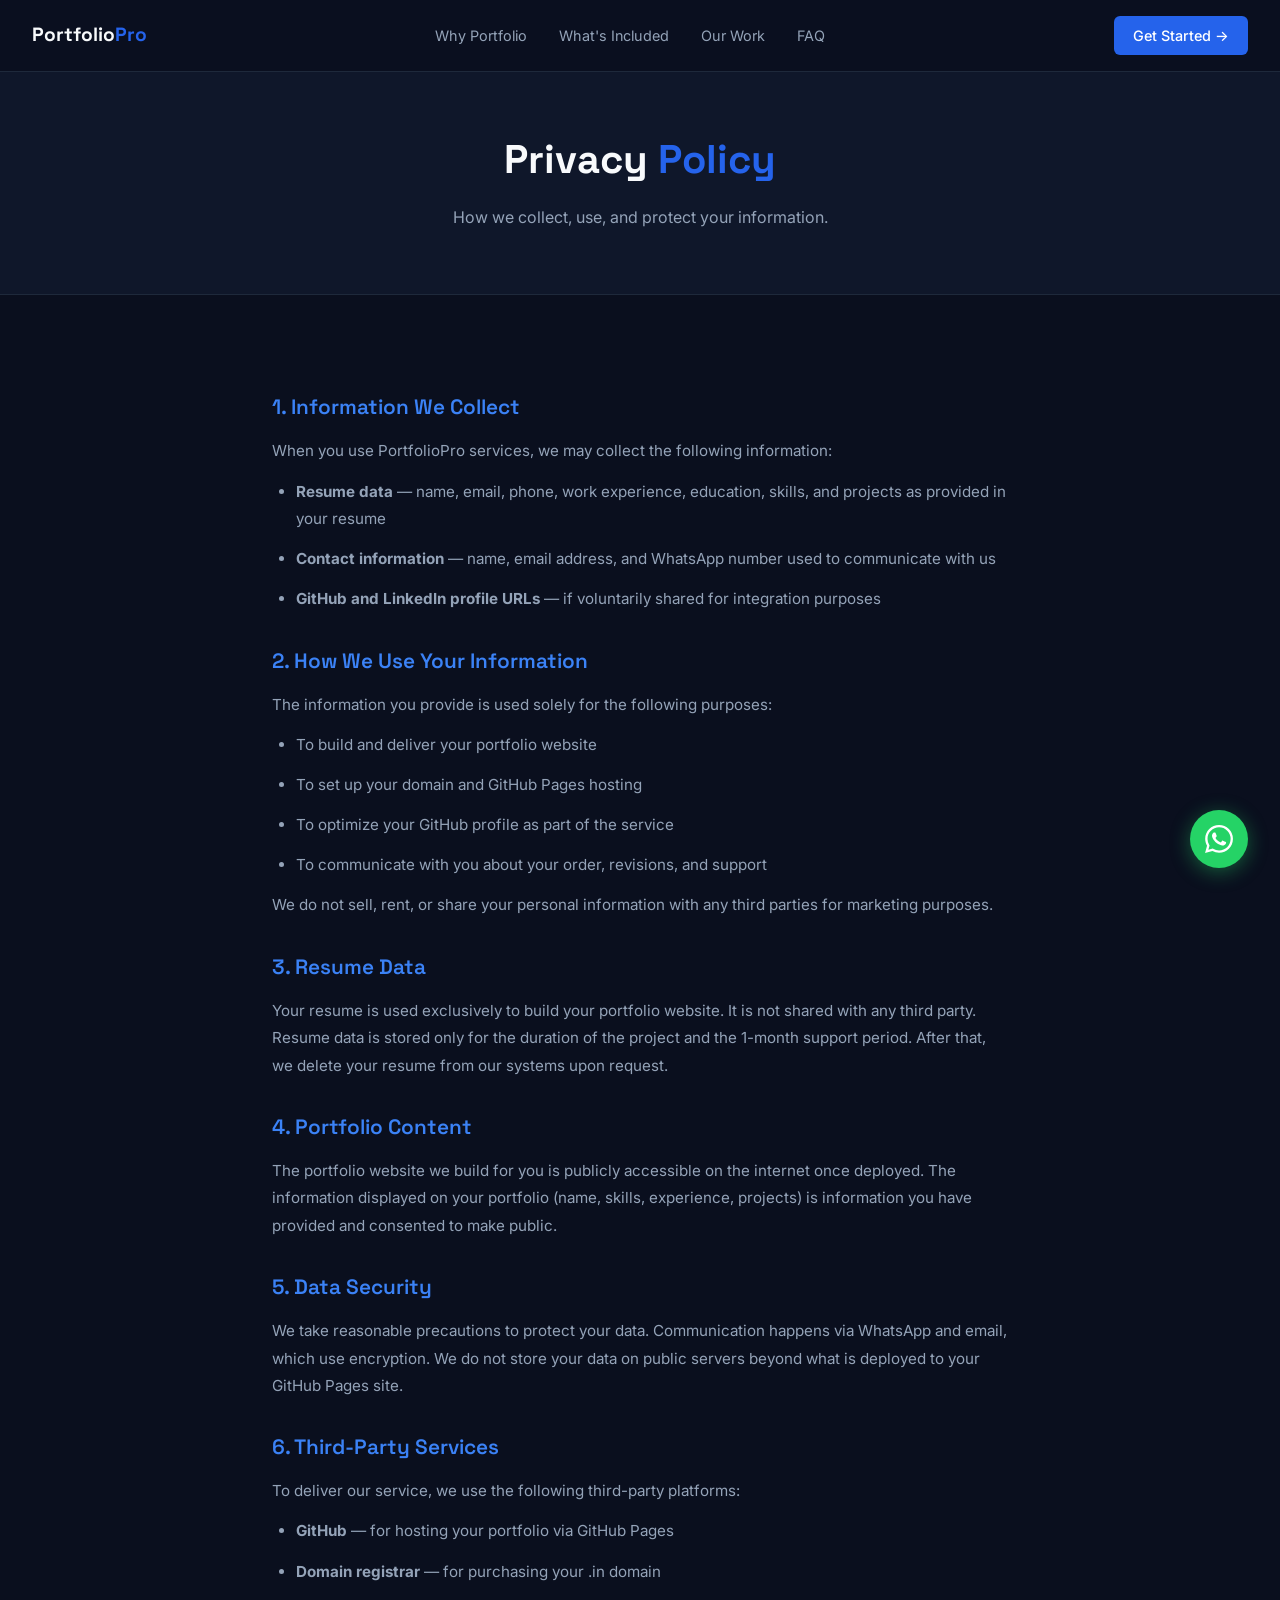
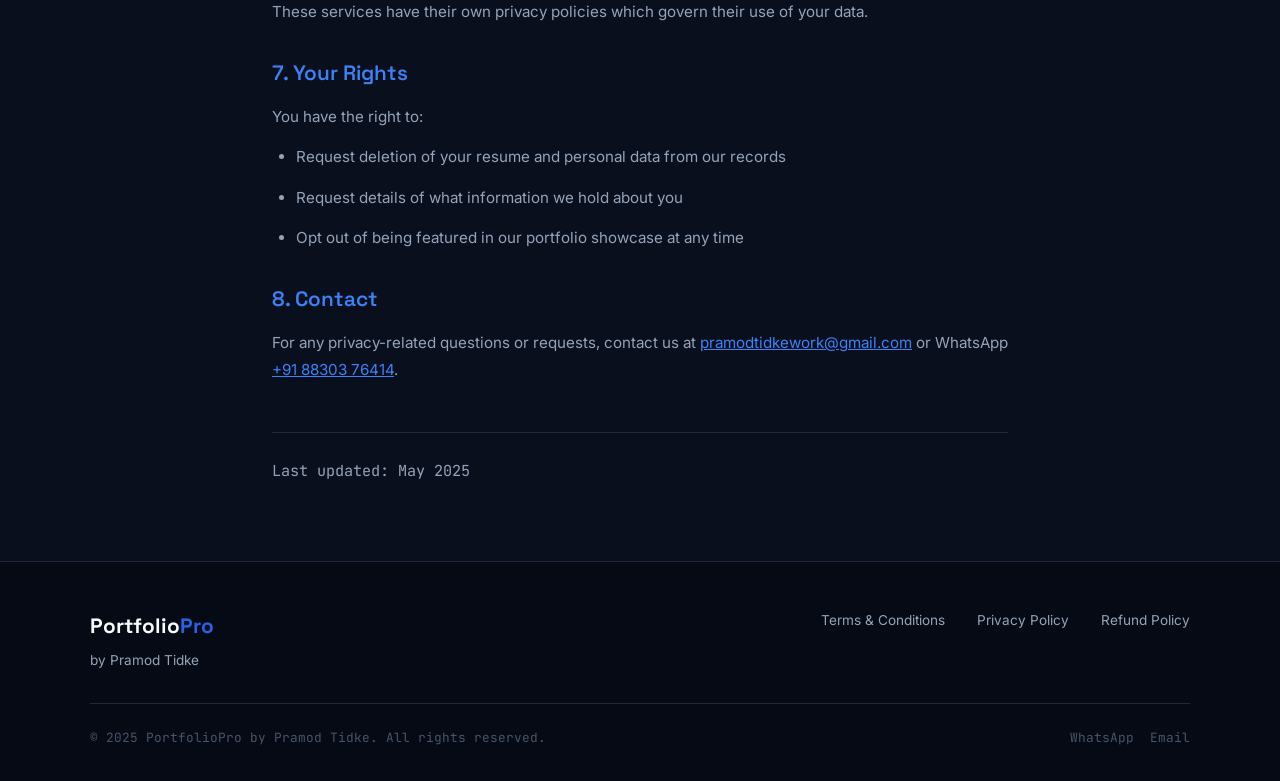
<file: pages/privacy.html>
<!DOCTYPE html>
<html lang="en">
<head>
  <meta charset="UTF-8" />
  <meta name="viewport" content="width=device-width, initial-scale=1.0" />
  <title>Privacy Policy — PortfolioPro by Pramod Tidke</title>
  <link rel="stylesheet" href="../css/style.css" />
</head>
<body>

<a id="whatsapp-float" href="https://wa.me/918830376414" target="_blank" rel="noopener" aria-label="Chat on WhatsApp">
  <svg viewBox="0 0 24 24" xmlns="http://www.w3.org/2000/svg"><path d="M17.472 14.382c-.297-.149-1.758-.867-2.03-.967-.273-.099-.471-.148-.67.15-.197.297-.767.966-.94 1.164-.173.199-.347.223-.644.075-.297-.15-1.255-.463-2.39-1.475-.883-.788-1.48-1.761-1.653-2.059-.173-.297-.018-.458.13-.606.134-.133.298-.347.446-.52.149-.174.198-.298.298-.497.099-.198.05-.371-.025-.52-.075-.149-.669-1.612-.916-2.207-.242-.579-.487-.5-.669-.51-.173-.008-.371-.01-.57-.01-.198 0-.52.074-.792.372-.272.297-1.04 1.016-1.04 2.479 0 1.462 1.065 2.875 1.213 3.074.149.198 2.096 3.2 5.077 4.487.709.306 1.262.489 1.694.625.712.227 1.36.195 1.871.118.571-.085 1.758-.719 2.006-1.413.248-.694.248-1.289.173-1.413-.074-.124-.272-.198-.57-.347m-5.421 7.403h-.004a9.87 9.87 0 01-5.031-1.378l-.361-.214-3.741.982.998-3.648-.235-.374a9.86 9.86 0 01-1.51-5.26c.001-5.45 4.436-9.884 9.888-9.884 2.64 0 5.122 1.03 6.988 2.898a9.825 9.825 0 012.893 6.994c-.003 5.45-4.437 9.884-9.885 9.884m8.413-18.297A11.815 11.815 0 0012.05 0C5.495 0 .16 5.335.157 11.892c0 2.096.547 4.142 1.588 5.945L.057 24l6.305-1.654a11.882 11.882 0 005.683 1.448h.005c6.554 0 11.89-5.335 11.893-11.893a11.821 11.821 0 00-3.48-8.413z"/></svg>
</a>

<nav>
  <a href="../index.html" class="nav-brand">Portfolio<span>Pro</span></a>
  <ul class="nav-links">
    <li><a href="../index.html#why">Why Portfolio</a></li>
    <li><a href="../index.html#included">What's Included</a></li>
    <li><a href="../index.html#work">Our Work</a></li>
    <li><a href="../index.html#faq">FAQ</a></li>
  </ul>
  <a href="https://wa.me/918830376414" target="_blank" style="color:white;background:#2563EB;padding:0.5rem 1.2rem;border-radius:6px;font-weight:500;text-decoration:none;font-size:0.9rem;">Get Started →</a>
</nav>

<div class="page-hero">
  <h1>Privacy <span style="color:#2563EB;">Policy</span></h1>
  <p>How we collect, use, and protect your information.</p>
</div>

<div class="page-content">
  <h2>1. Information We Collect</h2>
  <p>When you use PortfolioPro services, we may collect the following information:</p>
  <ul>
    <li><strong>Resume data</strong> — name, email, phone, work experience, education, skills, and projects as provided in your resume</li>
    <li><strong>Contact information</strong> — name, email address, and WhatsApp number used to communicate with us</li>
    <li><strong>GitHub and LinkedIn profile URLs</strong> — if voluntarily shared for integration purposes</li>
  </ul>

  <h2>2. How We Use Your Information</h2>
  <p>The information you provide is used solely for the following purposes:</p>
  <ul>
    <li>To build and deliver your portfolio website</li>
    <li>To set up your domain and GitHub Pages hosting</li>
    <li>To optimize your GitHub profile as part of the service</li>
    <li>To communicate with you about your order, revisions, and support</li>
  </ul>
  <p>We do not sell, rent, or share your personal information with any third parties for marketing purposes.</p>

  <h2>3. Resume Data</h2>
  <p>Your resume is used exclusively to build your portfolio website. It is not shared with any third party. Resume data is stored only for the duration of the project and the 1-month support period. After that, we delete your resume from our systems upon request.</p>

  <h2>4. Portfolio Content</h2>
  <p>The portfolio website we build for you is publicly accessible on the internet once deployed. The information displayed on your portfolio (name, skills, experience, projects) is information you have provided and consented to make public.</p>

  <h2>5. Data Security</h2>
  <p>We take reasonable precautions to protect your data. Communication happens via WhatsApp and email, which use encryption. We do not store your data on public servers beyond what is deployed to your GitHub Pages site.</p>

  <h2>6. Third-Party Services</h2>
  <p>To deliver our service, we use the following third-party platforms:</p>
  <ul>
    <li><strong>GitHub</strong> — for hosting your portfolio via GitHub Pages</li>
    <li><strong>Domain registrar</strong> — for purchasing your .in domain</li>
  </ul>
  <p>These services have their own privacy policies which govern their use of your data.</p>

  <h2>7. Your Rights</h2>
  <p>You have the right to:</p>
  <ul>
    <li>Request deletion of your resume and personal data from our records</li>
    <li>Request details of what information we hold about you</li>
    <li>Opt out of being featured in our portfolio showcase at any time</li>
  </ul>

  <h2>8. Contact</h2>
  <p>For any privacy-related questions or requests, contact us at <a href="mailto:pramodtidkework@gmail.com">pramodtidkework@gmail.com</a> or WhatsApp <a href="https://wa.me/918830376414">+91 88303 76414</a>.</p>

  <p class="last-updated">Last updated: May 2025</p>
</div>

<footer>
  <div class="footer-inner">
    <div class="footer-top">
      <div class="footer-brand">Portfolio<span>Pro</span><p>by Pramod Tidke</p></div>
      <div class="footer-links">
        <a href="terms.html">Terms & Conditions</a>
        <a href="privacy.html">Privacy Policy</a>
        <a href="refund.html">Refund Policy</a>
      </div>
    </div>
    <div class="footer-bottom">
      <p>© 2025 PortfolioPro by Pramod Tidke. All rights reserved.</p>
      <div class="footer-contact">
        <a href="https://wa.me/918830376414" target="_blank">WhatsApp</a>
        <a href="mailto:pramodtidkework@gmail.com">Email</a>
      </div>
    </div>
  </div>
</footer>

</body>
</html>
</file>
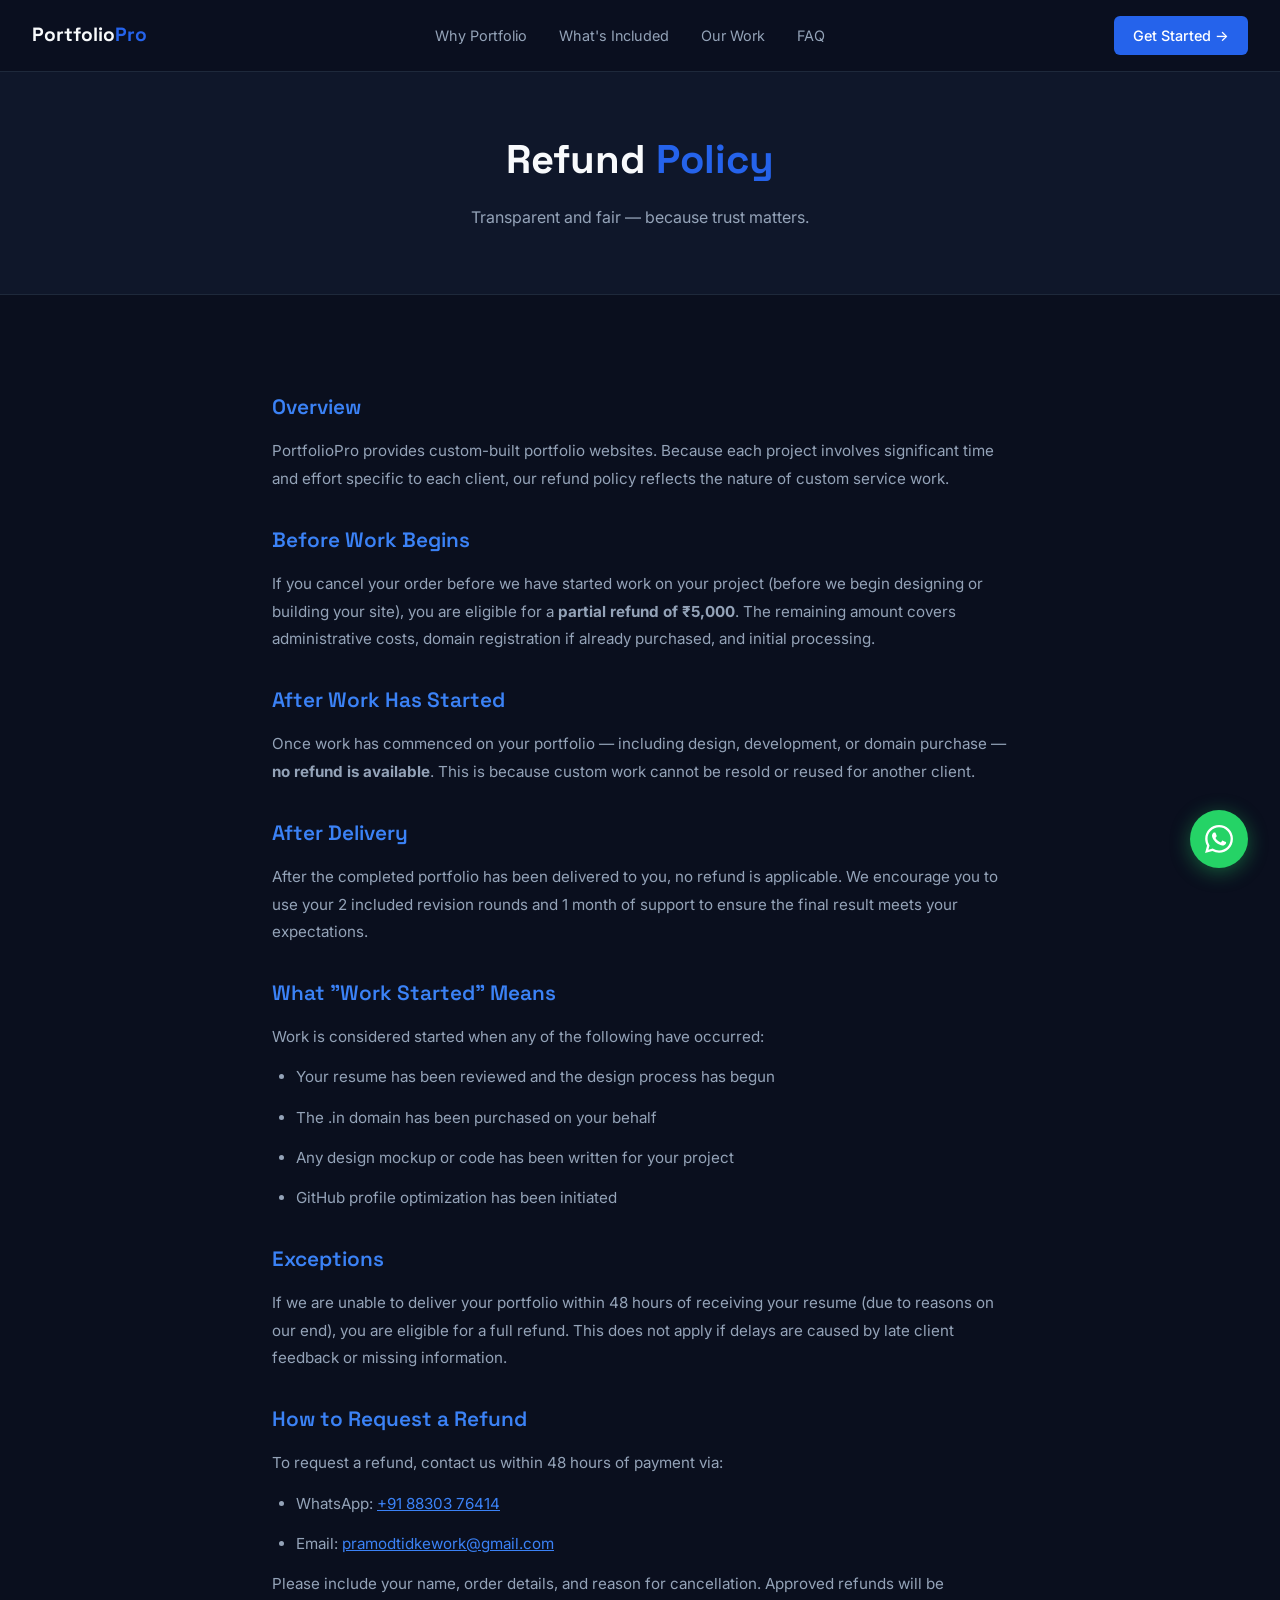
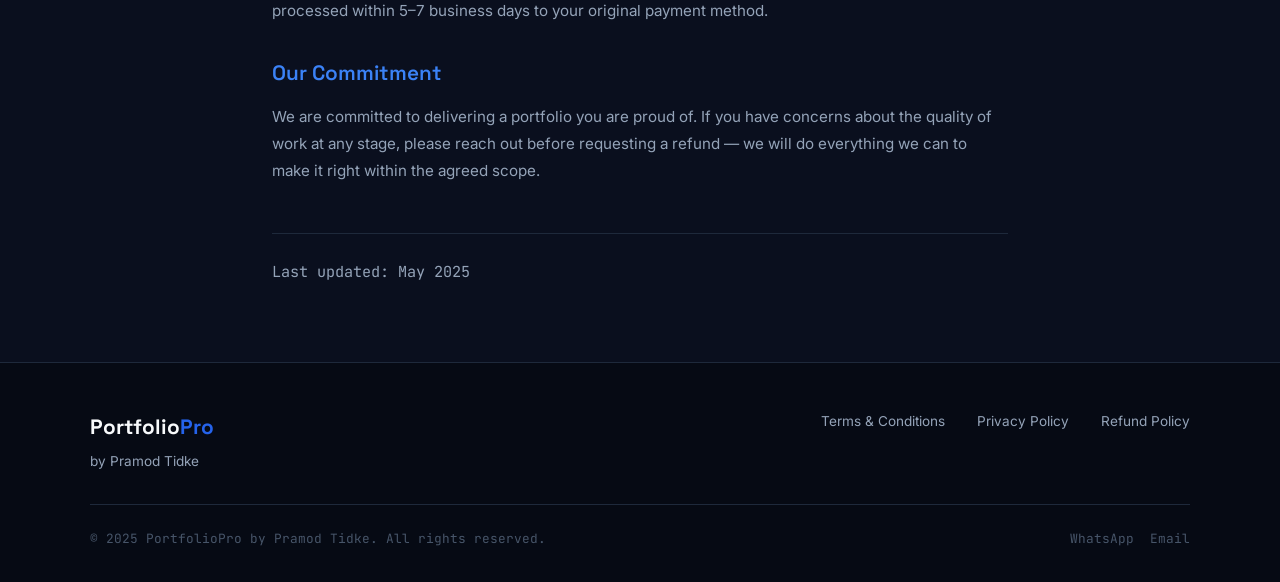
<file: pages/refund.html>
<!DOCTYPE html>
<html lang="en">
<head>
  <meta charset="UTF-8" />
  <meta name="viewport" content="width=device-width, initial-scale=1.0" />
  <title>Refund Policy — PortfolioPro by Pramod Tidke</title>
  <link rel="stylesheet" href="../css/style.css" />
</head>
<body>

<a id="whatsapp-float" href="https://wa.me/918830376414" target="_blank" rel="noopener" aria-label="Chat on WhatsApp">
  <svg viewBox="0 0 24 24" xmlns="http://www.w3.org/2000/svg"><path d="M17.472 14.382c-.297-.149-1.758-.867-2.03-.967-.273-.099-.471-.148-.67.15-.197.297-.767.966-.94 1.164-.173.199-.347.223-.644.075-.297-.15-1.255-.463-2.39-1.475-.883-.788-1.48-1.761-1.653-2.059-.173-.297-.018-.458.13-.606.134-.133.298-.347.446-.52.149-.174.198-.298.298-.497.099-.198.05-.371-.025-.52-.075-.149-.669-1.612-.916-2.207-.242-.579-.487-.5-.669-.51-.173-.008-.371-.01-.57-.01-.198 0-.52.074-.792.372-.272.297-1.04 1.016-1.04 2.479 0 1.462 1.065 2.875 1.213 3.074.149.198 2.096 3.2 5.077 4.487.709.306 1.262.489 1.694.625.712.227 1.36.195 1.871.118.571-.085 1.758-.719 2.006-1.413.248-.694.248-1.289.173-1.413-.074-.124-.272-.198-.57-.347m-5.421 7.403h-.004a9.87 9.87 0 01-5.031-1.378l-.361-.214-3.741.982.998-3.648-.235-.374a9.86 9.86 0 01-1.51-5.26c.001-5.45 4.436-9.884 9.888-9.884 2.64 0 5.122 1.03 6.988 2.898a9.825 9.825 0 012.893 6.994c-.003 5.45-4.437 9.884-9.885 9.884m8.413-18.297A11.815 11.815 0 0012.05 0C5.495 0 .16 5.335.157 11.892c0 2.096.547 4.142 1.588 5.945L.057 24l6.305-1.654a11.882 11.882 0 005.683 1.448h.005c6.554 0 11.89-5.335 11.893-11.893a11.821 11.821 0 00-3.48-8.413z"/></svg>
</a>

<nav>
  <a href="../index.html" class="nav-brand">Portfolio<span>Pro</span></a>
  <ul class="nav-links">
    <li><a href="../index.html#why">Why Portfolio</a></li>
    <li><a href="../index.html#included">What's Included</a></li>
    <li><a href="../index.html#work">Our Work</a></li>
    <li><a href="../index.html#faq">FAQ</a></li>
  </ul>
  <a href="https://wa.me/918830376414" target="_blank" style="color:white;background:#2563EB;padding:0.5rem 1.2rem;border-radius:6px;font-weight:500;text-decoration:none;font-size:0.9rem;">Get Started →</a>
</nav>

<div class="page-hero">
  <h1>Refund <span style="color:#2563EB;">Policy</span></h1>
  <p>Transparent and fair — because trust matters.</p>
</div>

<div class="page-content">
  <h2>Overview</h2>
  <p>PortfolioPro provides custom-built portfolio websites. Because each project involves significant time and effort specific to each client, our refund policy reflects the nature of custom service work.</p>

  <h2>Before Work Begins</h2>
  <p>If you cancel your order before we have started work on your project (before we begin designing or building your site), you are eligible for a <strong>partial refund of ₹5,000</strong>. The remaining amount covers administrative costs, domain registration if already purchased, and initial processing.</p>

  <h2>After Work Has Started</h2>
  <p>Once work has commenced on your portfolio — including design, development, or domain purchase — <strong>no refund is available</strong>. This is because custom work cannot be resold or reused for another client.</p>

  <h2>After Delivery</h2>
  <p>After the completed portfolio has been delivered to you, no refund is applicable. We encourage you to use your 2 included revision rounds and 1 month of support to ensure the final result meets your expectations.</p>

  <h2>What "Work Started" Means</h2>
  <p>Work is considered started when any of the following have occurred:</p>
  <ul>
    <li>Your resume has been reviewed and the design process has begun</li>
    <li>The .in domain has been purchased on your behalf</li>
    <li>Any design mockup or code has been written for your project</li>
    <li>GitHub profile optimization has been initiated</li>
  </ul>

  <h2>Exceptions</h2>
  <p>If we are unable to deliver your portfolio within 48 hours of receiving your resume (due to reasons on our end), you are eligible for a full refund. This does not apply if delays are caused by late client feedback or missing information.</p>

  <h2>How to Request a Refund</h2>
  <p>To request a refund, contact us within 48 hours of payment via:</p>
  <ul>
    <li>WhatsApp: <a href="https://wa.me/918830376414">+91 88303 76414</a></li>
    <li>Email: <a href="mailto:pramodtidkework@gmail.com">pramodtidkework@gmail.com</a></li>
  </ul>
  <p>Please include your name, order details, and reason for cancellation. Approved refunds will be processed within 5–7 business days to your original payment method.</p>

  <h2>Our Commitment</h2>
  <p>We are committed to delivering a portfolio you are proud of. If you have concerns about the quality of work at any stage, please reach out before requesting a refund — we will do everything we can to make it right within the agreed scope.</p>

  <p class="last-updated">Last updated: May 2025</p>
</div>

<footer>
  <div class="footer-inner">
    <div class="footer-top">
      <div class="footer-brand">Portfolio<span>Pro</span><p>by Pramod Tidke</p></div>
      <div class="footer-links">
        <a href="terms.html">Terms & Conditions</a>
        <a href="privacy.html">Privacy Policy</a>
        <a href="refund.html">Refund Policy</a>
      </div>
    </div>
    <div class="footer-bottom">
      <p>© 2025 PortfolioPro by Pramod Tidke. All rights reserved.</p>
      <div class="footer-contact">
        <a href="https://wa.me/918830376414" target="_blank">WhatsApp</a>
        <a href="mailto:pramodtidkework@gmail.com">Email</a>
      </div>
    </div>
  </div>
</footer>

</body>
</html>
</file>
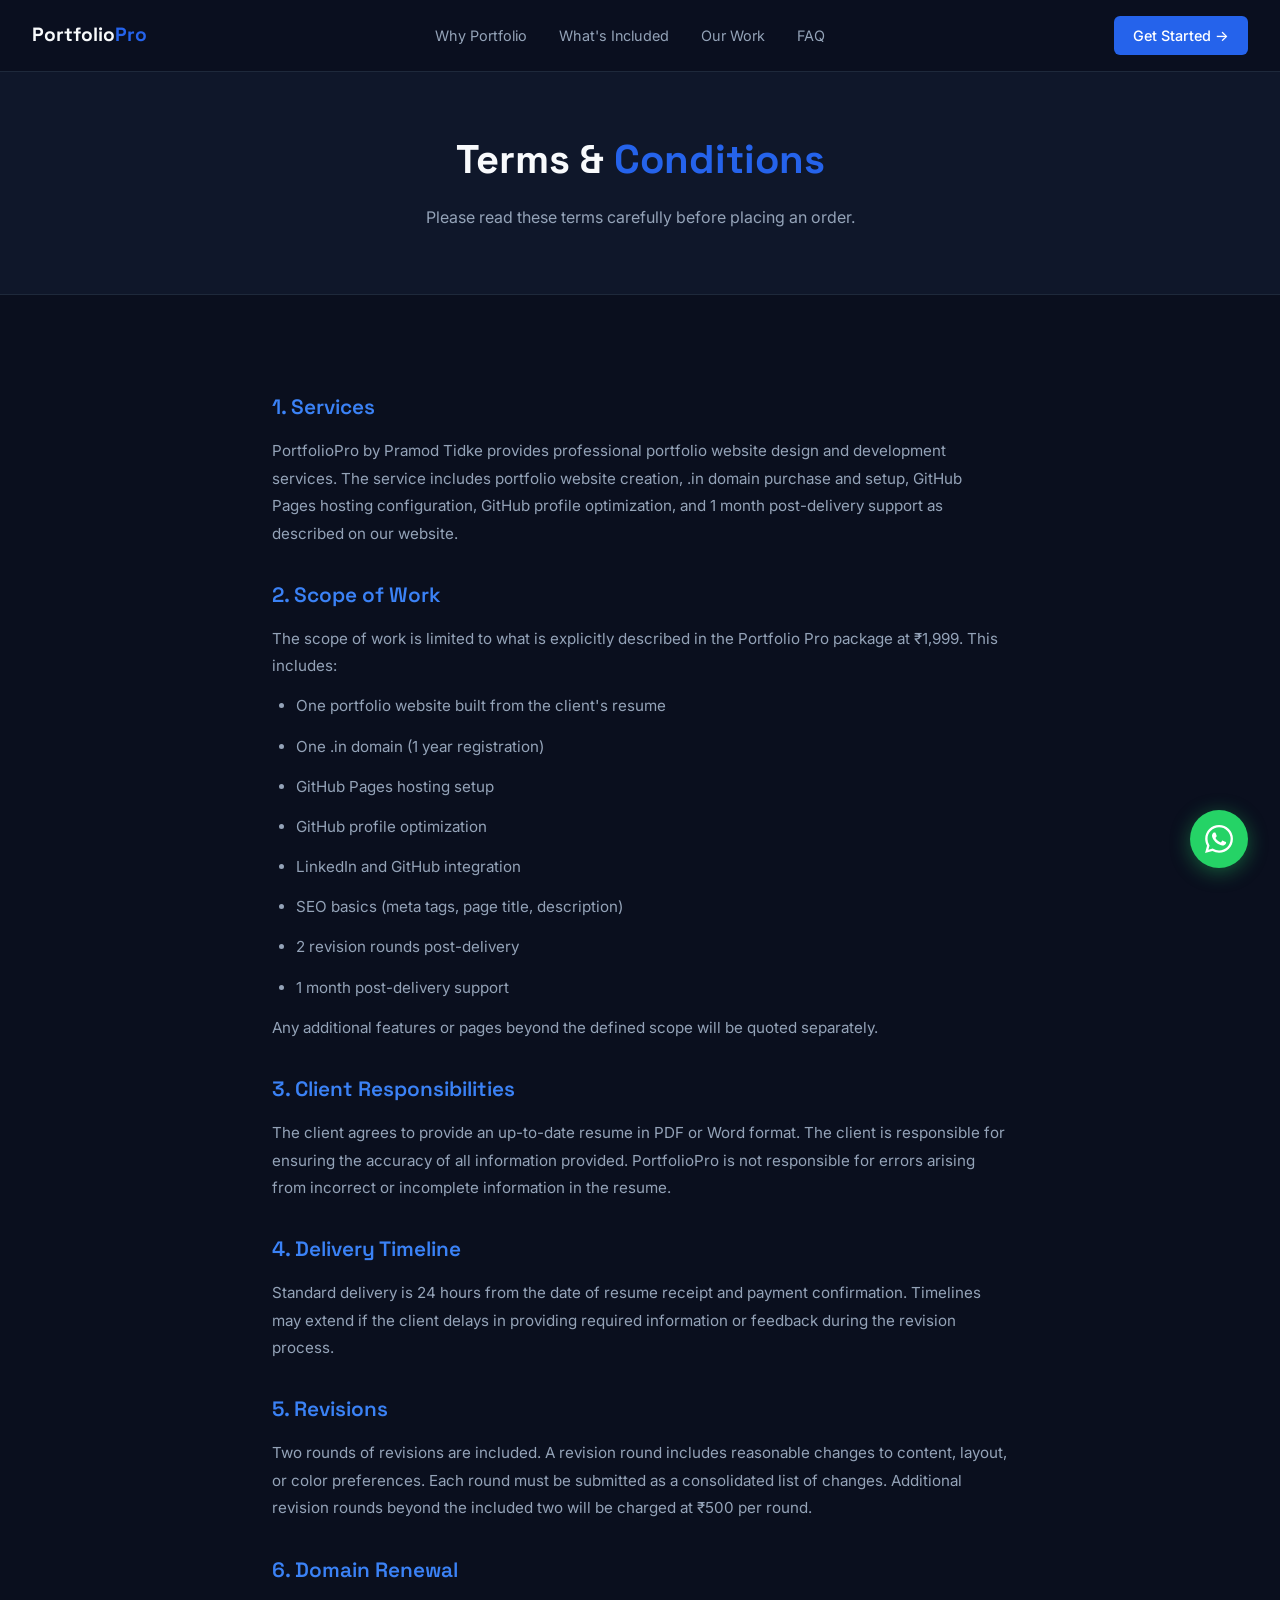
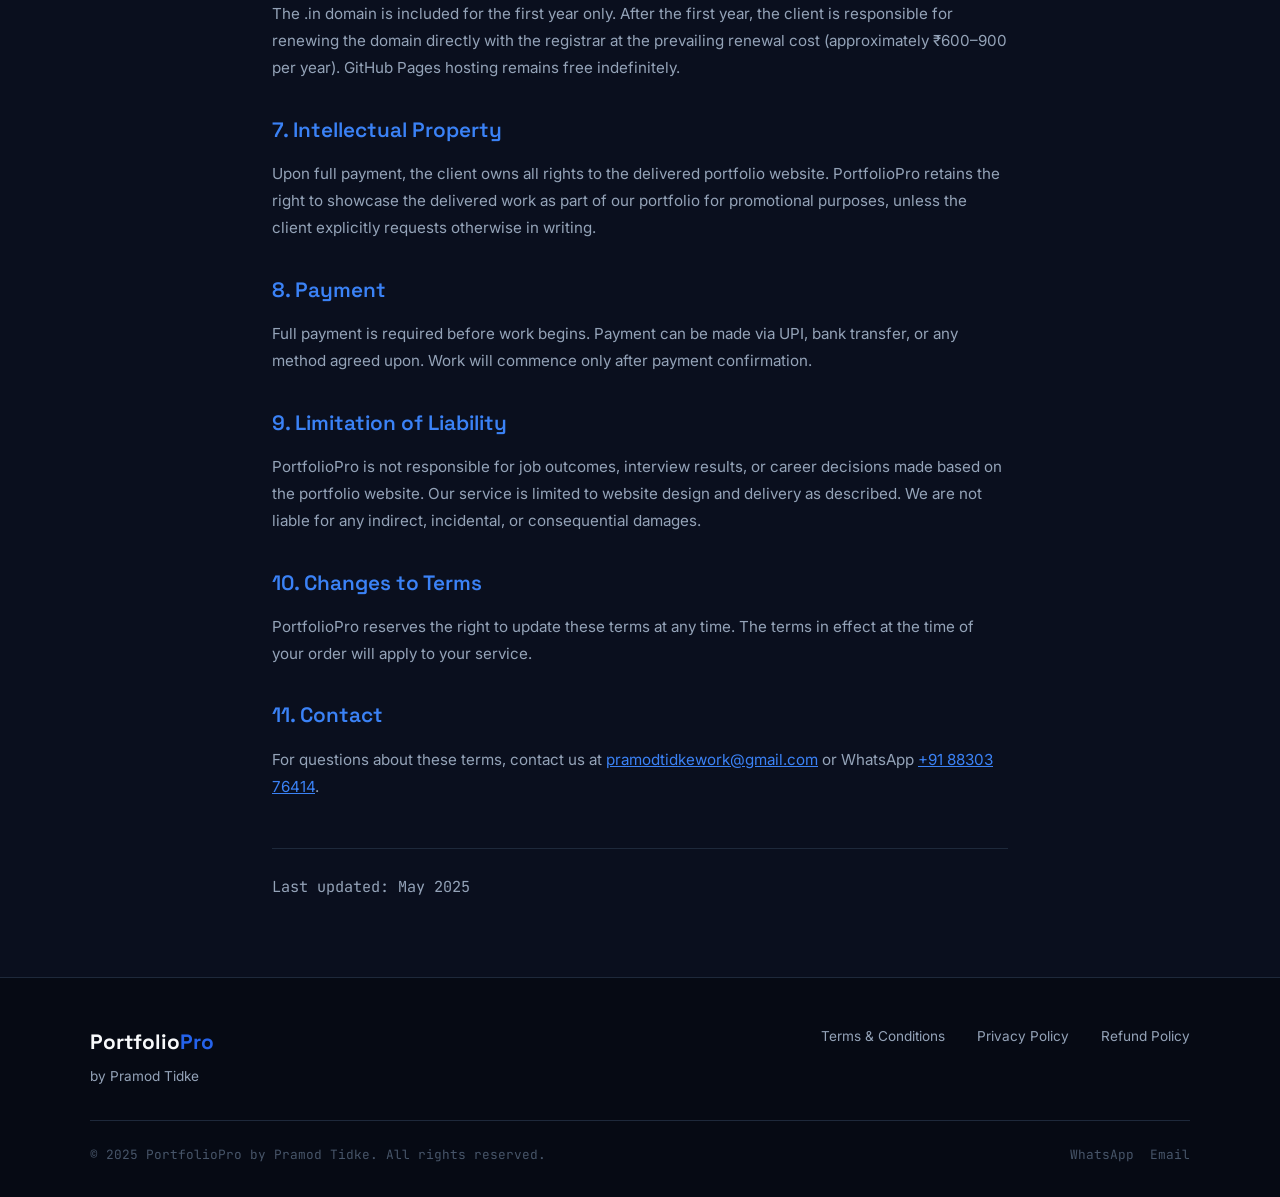
<file: pages/terms.html>
<!DOCTYPE html>
<html lang="en">
<head>
  <meta charset="UTF-8" />
  <meta name="viewport" content="width=device-width, initial-scale=1.0" />
  <title>Terms & Conditions — PortfolioPro by Pramod Tidke</title>
  <link rel="stylesheet" href="../css/style.css" />
</head>
<body>

<a id="whatsapp-float" href="https://wa.me/918830376414" target="_blank" rel="noopener" aria-label="Chat on WhatsApp">
  <svg viewBox="0 0 24 24" xmlns="http://www.w3.org/2000/svg"><path d="M17.472 14.382c-.297-.149-1.758-.867-2.03-.967-.273-.099-.471-.148-.67.15-.197.297-.767.966-.94 1.164-.173.199-.347.223-.644.075-.297-.15-1.255-.463-2.39-1.475-.883-.788-1.48-1.761-1.653-2.059-.173-.297-.018-.458.13-.606.134-.133.298-.347.446-.52.149-.174.198-.298.298-.497.099-.198.05-.371-.025-.52-.075-.149-.669-1.612-.916-2.207-.242-.579-.487-.5-.669-.51-.173-.008-.371-.01-.57-.01-.198 0-.52.074-.792.372-.272.297-1.04 1.016-1.04 2.479 0 1.462 1.065 2.875 1.213 3.074.149.198 2.096 3.2 5.077 4.487.709.306 1.262.489 1.694.625.712.227 1.36.195 1.871.118.571-.085 1.758-.719 2.006-1.413.248-.694.248-1.289.173-1.413-.074-.124-.272-.198-.57-.347m-5.421 7.403h-.004a9.87 9.87 0 01-5.031-1.378l-.361-.214-3.741.982.998-3.648-.235-.374a9.86 9.86 0 01-1.51-5.26c.001-5.45 4.436-9.884 9.888-9.884 2.64 0 5.122 1.03 6.988 2.898a9.825 9.825 0 012.893 6.994c-.003 5.45-4.437 9.884-9.885 9.884m8.413-18.297A11.815 11.815 0 0012.05 0C5.495 0 .16 5.335.157 11.892c0 2.096.547 4.142 1.588 5.945L.057 24l6.305-1.654a11.882 11.882 0 005.683 1.448h.005c6.554 0 11.89-5.335 11.893-11.893a11.821 11.821 0 00-3.48-8.413z"/></svg>
</a>

<nav>
  <a href="../index.html" class="nav-brand">Portfolio<span>Pro</span></a>
  <ul class="nav-links">
    <li><a href="../index.html#why">Why Portfolio</a></li>
    <li><a href="../index.html#included">What's Included</a></li>
    <li><a href="../index.html#work">Our Work</a></li>
    <li><a href="../index.html#faq">FAQ</a></li>
  </ul>
  <a href="https://wa.me/918830376414" target="_blank" style="color:white;background:#2563EB;padding:0.5rem 1.2rem;border-radius:6px;font-weight:500;text-decoration:none;font-size:0.9rem;">Get Started →</a>
</nav>

<div class="page-hero">
  <h1>Terms & <span style="color:#2563EB;">Conditions</span></h1>
  <p>Please read these terms carefully before placing an order.</p>
</div>

<div class="page-content">
  <h2>1. Services</h2>
  <p>PortfolioPro by Pramod Tidke provides professional portfolio website design and development services. The service includes portfolio website creation, .in domain purchase and setup, GitHub Pages hosting configuration, GitHub profile optimization, and 1 month post-delivery support as described on our website.</p>

  <h2>2. Scope of Work</h2>
  <p>The scope of work is limited to what is explicitly described in the Portfolio Pro package at ₹1,999. This includes:</p>
  <ul>
    <li>One portfolio website built from the client's resume</li>
    <li>One .in domain (1 year registration)</li>
    <li>GitHub Pages hosting setup</li>
    <li>GitHub profile optimization</li>
    <li>LinkedIn and GitHub integration</li>
    <li>SEO basics (meta tags, page title, description)</li>
    <li>2 revision rounds post-delivery</li>
    <li>1 month post-delivery support</li>
  </ul>
  <p>Any additional features or pages beyond the defined scope will be quoted separately.</p>

  <h2>3. Client Responsibilities</h2>
  <p>The client agrees to provide an up-to-date resume in PDF or Word format. The client is responsible for ensuring the accuracy of all information provided. PortfolioPro is not responsible for errors arising from incorrect or incomplete information in the resume.</p>

  <h2>4. Delivery Timeline</h2>
  <p>Standard delivery is 24 hours from the date of resume receipt and payment confirmation. Timelines may extend if the client delays in providing required information or feedback during the revision process.</p>

  <h2>5. Revisions</h2>
  <p>Two rounds of revisions are included. A revision round includes reasonable changes to content, layout, or color preferences. Each round must be submitted as a consolidated list of changes. Additional revision rounds beyond the included two will be charged at ₹500 per round.</p>

  <h2>6. Domain Renewal</h2>
  <p>The .in domain is included for the first year only. After the first year, the client is responsible for renewing the domain directly with the registrar at the prevailing renewal cost (approximately ₹600–900 per year). GitHub Pages hosting remains free indefinitely.</p>

  <h2>7. Intellectual Property</h2>
  <p>Upon full payment, the client owns all rights to the delivered portfolio website. PortfolioPro retains the right to showcase the delivered work as part of our portfolio for promotional purposes, unless the client explicitly requests otherwise in writing.</p>

  <h2>8. Payment</h2>
  <p>Full payment is required before work begins. Payment can be made via UPI, bank transfer, or any method agreed upon. Work will commence only after payment confirmation.</p>

  <h2>9. Limitation of Liability</h2>
  <p>PortfolioPro is not responsible for job outcomes, interview results, or career decisions made based on the portfolio website. Our service is limited to website design and delivery as described. We are not liable for any indirect, incidental, or consequential damages.</p>

  <h2>10. Changes to Terms</h2>
  <p>PortfolioPro reserves the right to update these terms at any time. The terms in effect at the time of your order will apply to your service.</p>

  <h2>11. Contact</h2>
  <p>For questions about these terms, contact us at <a href="mailto:pramodtidkework@gmail.com">pramodtidkework@gmail.com</a> or WhatsApp <a href="https://wa.me/918830376414">+91 88303 76414</a>.</p>

  <p class="last-updated">Last updated: May 2025</p>
</div>

<footer>
  <div class="footer-inner">
    <div class="footer-top">
      <div class="footer-brand">Portfolio<span>Pro</span><p>by Pramod Tidke</p></div>
      <div class="footer-links">
        <a href="terms.html">Terms & Conditions</a>
        <a href="privacy.html">Privacy Policy</a>
        <a href="refund.html">Refund Policy</a>
      </div>
    </div>
    <div class="footer-bottom">
      <p>© 2025 PortfolioPro by Pramod Tidke. All rights reserved.</p>
      <div class="footer-contact">
        <a href="https://wa.me/918830376414" target="_blank">WhatsApp</a>
        <a href="mailto:pramodtidkework@gmail.com">Email</a>
      </div>
    </div>
  </div>
</footer>

</body>
</html>
</file>
<file: css/style.css>
@import url('https://fonts.googleapis.com/css2?family=Space+Grotesk:wght@300;400;500;600;700&family=JetBrains+Mono:wght@300;400;500;700&family=Inter:wght@300;400;500;600&display=swap');

:root {
  --bg-primary: #0A0F1E;
  --bg-card: #0F172A;
  --bg-card2: #111827;
  --border: #1E293B;
  --blue: #2563EB;
  --blue-light: #3B82F6;
  --blue-glow: rgba(37, 99, 235, 0.3);
  --orange: #F97316;
  --orange-glow: rgba(249, 115, 22, 0.3);
  --text-primary: #F8FAFC;
  --text-muted: #94A3B8;
  --text-dim: #475569;
  --font-display: 'Space Grotesk', sans-serif;
  --font-body: 'Inter', sans-serif;
  --font-mono: 'JetBrains Mono', monospace;
}

*, *::before, *::after { box-sizing: border-box; margin: 0; padding: 0; }

html { scroll-behavior: smooth; }

body {
  background: var(--bg-primary);
  color: var(--text-primary);
  font-family: var(--font-body);
  overflow-x: hidden;
  line-height: 1.6;
}

/* Scrollbar */
::-webkit-scrollbar { width: 4px; }
::-webkit-scrollbar-track { background: var(--bg-primary); }
::-webkit-scrollbar-thumb { background: var(--blue); border-radius: 2px; }

/* Scroll progress */
#scroll-progress {
  position: fixed;
  top: 0; left: 0;
  height: 3px;
  background: linear-gradient(90deg, var(--blue), var(--orange));
  z-index: 9999;
  width: 0%;
  transition: width 0.1s;
}

/* NAV */
nav {
  position: fixed;
  top: 0; left: 0; right: 0;
  z-index: 1000;
  padding: 1rem 2rem;
  display: flex;
  align-items: center;
  justify-content: space-between;
  background: rgba(10, 15, 30, 0.85);
  backdrop-filter: blur(20px);
  border-bottom: 1px solid var(--border);
}

.nav-brand {
  font-family: var(--font-display);
  font-weight: 700;
  font-size: 1.2rem;
  color: var(--text-primary);
  text-decoration: none;
}

.nav-brand span { color: var(--blue); }

.nav-links { display: flex; gap: 2rem; list-style: none; }
.nav-links a {
  color: var(--text-muted);
  text-decoration: none;
  font-size: 0.9rem;
  font-family: var(--font-body);
  transition: color 0.2s;
}
.nav-links a:hover { color: var(--text-primary); }

.nav-cta {
  background: var(--blue);
  color: white !important;
  padding: 0.5rem 1.2rem;
  border-radius: 6px;
  font-weight: 500;
  transition: background 0.2s, box-shadow 0.2s !important;
}
.nav-cta:hover {
  background: var(--blue-light) !important;
  box-shadow: 0 0 20px var(--blue-glow) !important;
  color: white !important;
}

/* HERO */
#hero {
  min-height: 100vh;
  display: flex;
  align-items: center;
  justify-content: center;
  position: relative;
  overflow: hidden;
  padding: 8rem 2rem 4rem;
}

#particles-canvas {
  position: absolute;
  inset: 0;
  z-index: 0;
}

.hero-content {
  position: relative;
  z-index: 1;
  text-align: center;
  max-width: 860px;
  margin: 0 auto;
}

.hero-badge {
  display: inline-flex;
  align-items: center;
  gap: 0.5rem;
  background: rgba(37, 99, 235, 0.1);
  border: 1px solid rgba(37, 99, 235, 0.3);
  border-radius: 100px;
  padding: 0.4rem 1rem;
  font-family: var(--font-mono);
  font-size: 0.75rem;
  color: var(--blue-light);
  margin-bottom: 2rem;
  animation: fadeInDown 0.6s ease forwards;
}

.badge-dot {
  width: 6px; height: 6px;
  background: var(--orange);
  border-radius: 50%;
  animation: pulse 2s infinite;
}

@keyframes pulse {
  0%, 100% { opacity: 1; transform: scale(1); }
  50% { opacity: 0.5; transform: scale(1.3); }
}

.hero-headline {
  font-family: var(--font-display);
  font-size: clamp(2.5rem, 6vw, 4.5rem);
  font-weight: 700;
  line-height: 1.1;
  margin-bottom: 1.5rem;
  opacity: 0;
  animation: fadeInUp 0.8s ease 0.2s forwards;
}

.gradient-text {
  background: linear-gradient(135deg, var(--blue-light), var(--orange));
  -webkit-background-clip: text;
  -webkit-text-fill-color: transparent;
  background-clip: text;
}

.hero-sub {
  font-size: 1.15rem;
  color: var(--text-muted);
  max-width: 580px;
  margin: 0 auto 2.5rem;
  opacity: 0;
  animation: fadeInUp 0.8s ease 0.4s forwards;
}

.hero-ctas {
  display: flex;
  gap: 1rem;
  justify-content: center;
  flex-wrap: wrap;
  opacity: 0;
  animation: fadeInUp 0.8s ease 0.6s forwards;
}

.btn-primary {
  display: inline-flex;
  align-items: center;
  gap: 0.5rem;
  background: #25D366;
  color: white;
  padding: 0.85rem 2rem;
  border-radius: 8px;
  font-weight: 600;
  font-size: 1rem;
  text-decoration: none;
  transition: all 0.3s;
  box-shadow: 0 4px 20px rgba(37, 211, 102, 0.3);
}
.btn-primary:hover {
  transform: translateY(-2px);
  box-shadow: 0 8px 30px rgba(37, 211, 102, 0.5);
}

.btn-secondary {
  display: inline-flex;
  align-items: center;
  gap: 0.5rem;
  background: transparent;
  color: var(--text-primary);
  padding: 0.85rem 2rem;
  border-radius: 8px;
  font-weight: 600;
  font-size: 1rem;
  text-decoration: none;
  border: 1px solid var(--border);
  transition: all 0.3s;
}
.btn-secondary:hover {
  border-color: var(--blue);
  box-shadow: 0 0 20px var(--blue-glow);
  transform: translateY(-2px);
}

.hero-price-tag {
  margin-top: 2.5rem;
  opacity: 0;
  animation: fadeInUp 0.8s ease 0.8s forwards;
}

.hero-price-tag span {
  font-family: var(--font-mono);
  font-size: 0.85rem;
  color: var(--text-dim);
}

.hero-price-tag strong {
  font-family: var(--font-display);
  font-size: 1.8rem;
  color: var(--orange);
  margin-left: 0.5rem;
}

.hero-stats {
  display: flex;
  gap: 3rem;
  justify-content: center;
  margin-top: 3rem;
  opacity: 0;
  animation: fadeInUp 0.8s ease 1s forwards;
}

.stat {
  text-align: center;
}

.stat-num {
  font-family: var(--font-display);
  font-size: 2rem;
  font-weight: 700;
  color: var(--blue-light);
}

.stat-label {
  font-size: 0.8rem;
  color: var(--text-muted);
  margin-top: 0.2rem;
}

/* SECTIONS */
section { padding: 6rem 2rem; }

.container { max-width: 1100px; margin: 0 auto; }

.section-label {
  font-family: var(--font-mono);
  font-size: 0.75rem;
  color: var(--blue);
  text-transform: uppercase;
  letter-spacing: 3px;
  margin-bottom: 1rem;
  display: block;
}

.section-title {
  font-family: var(--font-display);
  font-size: clamp(1.8rem, 4vw, 2.8rem);
  font-weight: 700;
  line-height: 1.2;
  margin-bottom: 1rem;
}

.section-sub {
  color: var(--text-muted);
  font-size: 1.05rem;
  max-width: 560px;
}

/* WHY SECTION */
#why { background: var(--bg-card); }

.why-grid {
  display: grid;
  grid-template-columns: repeat(auto-fit, minmax(260px, 1fr));
  gap: 1.5rem;
  margin-top: 3rem;
}

.why-card {
  background: var(--bg-primary);
  border: 1px solid var(--border);
  border-radius: 12px;
  padding: 1.8rem;
  transition: all 0.3s;
  position: relative;
  overflow: hidden;
}

.why-card::before {
  content: '';
  position: absolute;
  top: 0; left: 0; right: 0;
  height: 3px;
  background: linear-gradient(90deg, var(--blue), var(--orange));
  opacity: 0;
  transition: opacity 0.3s;
}

.why-card:hover {
  border-color: var(--blue);
  box-shadow: 0 0 30px var(--blue-glow);
  transform: translateY(-4px);
}

.why-card:hover::before { opacity: 1; }

.why-icon {
  font-size: 2rem;
  margin-bottom: 1rem;
}

.why-card h3 {
  font-family: var(--font-display);
  font-size: 1.1rem;
  font-weight: 600;
  margin-bottom: 0.6rem;
}

.why-card p {
  color: var(--text-muted);
  font-size: 0.9rem;
  line-height: 1.6;
}

/* RECRUITER QUOTE */
.recruiter-quote {
  margin-top: 3rem;
  background: linear-gradient(135deg, rgba(37,99,235,0.1), rgba(249,115,22,0.05));
  border: 1px solid rgba(37,99,235,0.2);
  border-radius: 12px;
  padding: 2rem;
  display: flex;
  gap: 1.5rem;
  align-items: flex-start;
}

.recruiter-avatar {
  width: 52px; height: 52px;
  background: linear-gradient(135deg, var(--blue), var(--orange));
  border-radius: 50%;
  display: flex;
  align-items: center;
  justify-content: center;
  font-size: 1.4rem;
  flex-shrink: 0;
}

.recruiter-quote blockquote {
  font-family: var(--font-display);
  font-size: 1.05rem;
  font-style: italic;
  color: var(--text-primary);
  line-height: 1.7;
}

.recruiter-quote cite {
  display: block;
  margin-top: 0.8rem;
  font-family: var(--font-mono);
  font-size: 0.75rem;
  color: var(--blue-light);
  font-style: normal;
}

/* BEFORE AFTER */
#before-after { background: var(--bg-primary); }

.before-after-container {
  display: grid;
  grid-template-columns: 1fr 1fr;
  gap: 2rem;
  margin-top: 3rem;
  align-items: start;
}

.before-card, .after-card {
  border-radius: 12px;
  overflow: hidden;
  border: 1px solid var(--border);
}

.card-header {
  padding: 0.8rem 1.2rem;
  display: flex;
  align-items: center;
  gap: 0.5rem;
  font-family: var(--font-mono);
  font-size: 0.8rem;
}

.before-card .card-header { background: #1a1a2e; color: #ef4444; }
.after-card .card-header { background: rgba(37,99,235,0.2); color: var(--blue-light); }

.before-content {
  background: #111;
  padding: 1.5rem;
  font-family: var(--font-mono);
  font-size: 0.8rem;
  color: var(--text-muted);
  line-height: 2;
}

.after-content {
  background: var(--bg-card);
  padding: 1.5rem;
}

.after-preview-header {
  display: flex;
  align-items: center;
  gap: 1rem;
  margin-bottom: 1.2rem;
}

.after-avatar {
  width: 48px; height: 48px;
  background: linear-gradient(135deg, var(--blue), var(--orange));
  border-radius: 50%;
  display: flex; align-items: center; justify-content: center;
  font-size: 1.2rem;
}

.after-name {
  font-family: var(--font-display);
  font-weight: 600;
  font-size: 1rem;
}

.after-role { color: var(--text-muted); font-size: 0.8rem; }

.after-skills {
  display: flex;
  flex-wrap: wrap;
  gap: 0.5rem;
  margin-bottom: 1rem;
}

.skill-tag {
  background: rgba(37,99,235,0.15);
  border: 1px solid rgba(37,99,235,0.3);
  color: var(--blue-light);
  padding: 0.25rem 0.7rem;
  border-radius: 100px;
  font-size: 0.75rem;
  font-family: var(--font-mono);
}

.after-links {
  display: flex;
  gap: 0.8rem;
}

.after-link {
  display: flex;
  align-items: center;
  gap: 0.3rem;
  font-size: 0.8rem;
  color: var(--orange);
  text-decoration: none;
}

.vs-badge {
  display: flex;
  align-items: center;
  justify-content: center;
}

.vs-text {
  background: var(--orange);
  color: white;
  width: 44px; height: 44px;
  border-radius: 50%;
  display: flex;
  align-items: center;
  justify-content: center;
  font-family: var(--font-display);
  font-weight: 700;
  font-size: 0.9rem;
}

/* WHAT'S INCLUDED */
#included { background: var(--bg-card); }

.included-grid {
  display: grid;
  grid-template-columns: repeat(auto-fit, minmax(300px, 1fr));
  gap: 1rem;
  margin-top: 3rem;
}

.included-item {
  display: flex;
  align-items: flex-start;
  gap: 1rem;
  background: var(--bg-primary);
  border: 1px solid var(--border);
  border-radius: 10px;
  padding: 1.2rem;
  transition: all 0.3s;
}

.included-item:hover {
  border-color: var(--blue);
  transform: translateX(4px);
}

.included-check {
  width: 24px; height: 24px;
  background: rgba(37,99,235,0.2);
  border-radius: 50%;
  display: flex; align-items: center; justify-content: center;
  flex-shrink: 0;
  color: var(--blue-light);
  font-size: 0.75rem;
  margin-top: 2px;
}

.included-text h4 {
  font-family: var(--font-display);
  font-weight: 600;
  font-size: 0.95rem;
  margin-bottom: 0.2rem;
}

.included-text p {
  color: var(--text-muted);
  font-size: 0.82rem;
}

.price-box {
  margin-top: 3rem;
  background: linear-gradient(135deg, rgba(37,99,235,0.1), rgba(249,115,22,0.05));
  border: 1px solid rgba(37,99,235,0.3);
  border-radius: 16px;
  padding: 2.5rem;
  text-align: center;
}

.price-box .price {
  font-family: var(--font-display);
  font-size: 3.5rem;
  font-weight: 700;
  color: var(--orange);
}

.price-box .price-label {
  color: var(--text-muted);
  font-size: 0.9rem;
  margin-bottom: 1.5rem;
}

.price-box .price-ctas {
  display: flex;
  gap: 1rem;
  justify-content: center;
  flex-wrap: wrap;
  margin-top: 1.5rem;
}

/* OUR WORK */
#work { background: var(--bg-primary); }

.work-grid {
  display: grid;
  grid-template-columns: repeat(auto-fit, minmax(300px, 1fr));
  gap: 1.5rem;
  margin-top: 3rem;
}

.work-card {
  background: var(--bg-card);
  border: 1px solid var(--border);
  border-radius: 12px;
  overflow: hidden;
  transition: all 0.3s;
}

.work-card:hover {
  border-color: var(--blue);
  box-shadow: 0 0 30px var(--blue-glow);
  transform: translateY(-6px);
}

.work-preview {
  height: 180px;
  background: linear-gradient(135deg, #0F172A, #1E293B);
  display: flex;
  align-items: center;
  justify-content: center;
  position: relative;
  overflow: hidden;
  font-family: var(--font-mono);
  font-size: 0.75rem;
  color: var(--text-dim);
}

.work-preview-real {
  background: linear-gradient(135deg, #0a0f1e, #1a2744);
  border-bottom: 1px solid var(--border);
}

.work-preview-demo {
  background: linear-gradient(135deg, #0f1923, #1a2535);
}

.work-preview-inner {
  text-align: center;
  padding: 1rem;
}

.work-preview-icon {
  font-size: 2.5rem;
  margin-bottom: 0.5rem;
}

.work-preview-url {
  font-family: var(--font-mono);
  font-size: 0.7rem;
  color: var(--blue-light);
  background: rgba(37,99,235,0.1);
  padding: 0.3rem 0.8rem;
  border-radius: 100px;
  border: 1px solid rgba(37,99,235,0.2);
}

.work-badge {
  position: absolute;
  top: 0.8rem; right: 0.8rem;
  font-family: var(--font-mono);
  font-size: 0.65rem;
  padding: 0.25rem 0.6rem;
  border-radius: 100px;
}

.badge-live {
  background: rgba(34,197,94,0.2);
  border: 1px solid rgba(34,197,94,0.4);
  color: #22c55e;
}

.badge-demo {
  background: rgba(249,115,22,0.2);
  border: 1px solid rgba(249,115,22,0.4);
  color: var(--orange);
}

.work-info { padding: 1.2rem; }

.work-info h3 {
  font-family: var(--font-display);
  font-weight: 600;
  margin-bottom: 0.3rem;
}

.work-info p {
  color: var(--text-muted);
  font-size: 0.85rem;
  margin-bottom: 1rem;
}

.work-info a {
  display: inline-flex;
  align-items: center;
  gap: 0.4rem;
  color: var(--blue-light);
  font-size: 0.85rem;
  text-decoration: none;
  font-family: var(--font-mono);
  transition: color 0.2s;
}

.work-info a:hover { color: var(--orange); }

/* HOW IT WORKS */
#how { background: var(--bg-card); }

.steps {
  display: flex;
  flex-direction: column;
  gap: 0;
  margin-top: 3rem;
  max-width: 700px;
  margin-left: auto;
  margin-right: auto;
}

.step {
  display: flex;
  gap: 1.5rem;
  position: relative;
}

.step:not(:last-child)::after {
  content: '';
  position: absolute;
  left: 19px;
  top: 44px;
  width: 2px;
  height: calc(100% - 20px);
  background: linear-gradient(180deg, var(--blue), transparent);
}

.step-num {
  width: 40px; height: 40px;
  background: rgba(37,99,235,0.2);
  border: 2px solid var(--blue);
  border-radius: 50%;
  display: flex; align-items: center; justify-content: center;
  font-family: var(--font-display);
  font-weight: 700;
  font-size: 0.9rem;
  color: var(--blue-light);
  flex-shrink: 0;
  margin-top: 4px;
}

.step-content {
  padding-bottom: 2rem;
}

.step-content h3 {
  font-family: var(--font-display);
  font-weight: 600;
  font-size: 1rem;
  margin-bottom: 0.3rem;
}

.step-content p {
  color: var(--text-muted);
  font-size: 0.88rem;
}

/* ROI CALCULATOR */
#roi { background: var(--bg-primary); }

.roi-card {
  background: linear-gradient(135deg, rgba(37,99,235,0.08), rgba(249,115,22,0.04));
  border: 1px solid rgba(37,99,235,0.2);
  border-radius: 16px;
  padding: 3rem;
  max-width: 700px;
  margin: 3rem auto 0;
}

.roi-card h3 {
  font-family: var(--font-display);
  font-size: 1.4rem;
  font-weight: 700;
  margin-bottom: 0.5rem;
}

.roi-card p {
  color: var(--text-muted);
  margin-bottom: 2rem;
  font-size: 0.9rem;
}

.roi-input-group {
  margin-bottom: 1.5rem;
}

.roi-input-group label {
  display: block;
  font-size: 0.85rem;
  color: var(--text-muted);
  margin-bottom: 0.5rem;
  font-family: var(--font-mono);
}

.roi-input-group input[type="range"] {
  width: 100%;
  accent-color: var(--blue);
  cursor: pointer;
}

.roi-value {
  font-family: var(--font-display);
  font-size: 1.3rem;
  font-weight: 700;
  color: var(--blue-light);
  margin-top: 0.3rem;
}

.roi-result {
  margin-top: 2rem;
  background: rgba(249,115,22,0.1);
  border: 1px solid rgba(249,115,22,0.2);
  border-radius: 10px;
  padding: 1.5rem;
  text-align: center;
}

.roi-result .roi-payback {
  font-family: var(--font-display);
  font-size: 2rem;
  font-weight: 700;
  color: var(--orange);
}

.roi-result p {
  color: var(--text-muted);
  font-size: 0.85rem;
  margin: 0;
  margin-top: 0.3rem;
}

/* SOCIAL PROOF */
#social-proof {
  background: var(--bg-card);
  padding: 3rem 2rem;
  text-align: center;
}

.proof-bar {
  display: flex;
  align-items: center;
  justify-content: center;
  gap: 3rem;
  flex-wrap: wrap;
  max-width: 900px;
  margin: 0 auto;
}

.proof-item {
  display: flex;
  flex-direction: column;
  align-items: center;
}

.proof-num {
  font-family: var(--font-display);
  font-size: 2.5rem;
  font-weight: 700;
  color: var(--blue-light);
}

.proof-label {
  color: var(--text-muted);
  font-size: 0.85rem;
  margin-top: 0.2rem;
}

.proof-divider {
  width: 1px;
  height: 50px;
  background: var(--border);
}

/* DELIVERY TIMER */
#delivery {
  background: var(--bg-primary);
  padding: 4rem 2rem;
  text-align: center;
}

.delivery-box {
  background: linear-gradient(135deg, rgba(249,115,22,0.1), rgba(37,99,235,0.05));
  border: 1px solid rgba(249,115,22,0.3);
  border-radius: 16px;
  padding: 3rem;
  max-width: 600px;
  margin: 0 auto;
  box-shadow: 0 0 40px rgba(249,115,22,0.1);
}

.delivery-box h2 {
  font-family: var(--font-display);
  font-size: 1.5rem;
  font-weight: 700;
  margin-bottom: 0.5rem;
}

.delivery-box p {
  color: var(--text-muted);
  margin-bottom: 1.5rem;
  font-size: 0.9rem;
}

.delivery-date {
  font-family: var(--font-display);
  font-size: 2rem;
  font-weight: 700;
  color: var(--orange);
  margin-bottom: 1.5rem;
  padding: 0.8rem 2rem;
  background: rgba(249,115,22,0.1);
  border-radius: 10px;
  display: inline-block;
}

/* FAQ */
#faq { background: var(--bg-card); }

.faq-list {
  max-width: 720px;
  margin: 3rem auto 0;
  display: flex;
  flex-direction: column;
  gap: 0.8rem;
}

.faq-item {
  background: var(--bg-primary);
  border: 1px solid var(--border);
  border-radius: 10px;
  overflow: hidden;
  transition: border-color 0.3s;
}

.faq-item.open { border-color: var(--blue); }

.faq-q {
  width: 100%;
  background: none;
  border: none;
  padding: 1.2rem 1.5rem;
  text-align: left;
  color: var(--text-primary);
  font-family: var(--font-display);
  font-size: 0.95rem;
  font-weight: 500;
  cursor: pointer;
  display: flex;
  align-items: center;
  justify-content: space-between;
  gap: 1rem;
}

.faq-icon {
  color: var(--blue);
  font-size: 1.2rem;
  transition: transform 0.3s;
  flex-shrink: 0;
}

.faq-item.open .faq-icon { transform: rotate(45deg); }

.faq-a {
  max-height: 0;
  overflow: hidden;
  transition: max-height 0.3s ease, padding 0.3s;
  padding: 0 1.5rem;
  color: var(--text-muted);
  font-size: 0.9rem;
  line-height: 1.7;
}

.faq-item.open .faq-a {
  max-height: 200px;
  padding: 0 1.5rem 1.2rem;
}

/* FINAL CTA */
#cta-final {
  background: linear-gradient(135deg, #0a0f1e, #0f1a35);
  padding: 8rem 2rem;
  text-align: center;
  position: relative;
  overflow: hidden;
}

#cta-final::before {
  content: '';
  position: absolute;
  top: 50%; left: 50%;
  transform: translate(-50%, -50%);
  width: 600px; height: 600px;
  background: radial-gradient(circle, rgba(37,99,235,0.15), transparent 70%);
  pointer-events: none;
}

#cta-final h2 {
  font-family: var(--font-display);
  font-size: clamp(2rem, 5vw, 3.5rem);
  font-weight: 700;
  margin-bottom: 1rem;
  position: relative;
}

#cta-final p {
  color: var(--text-muted);
  font-size: 1.1rem;
  margin-bottom: 2.5rem;
  position: relative;
}

.cta-buttons {
  display: flex;
  gap: 1rem;
  justify-content: center;
  flex-wrap: wrap;
  position: relative;
}

.btn-whatsapp {
  display: inline-flex;
  align-items: center;
  gap: 0.6rem;
  background: #25D366;
  color: white;
  padding: 1rem 2.5rem;
  border-radius: 8px;
  font-weight: 700;
  font-size: 1.05rem;
  text-decoration: none;
  transition: all 0.3s;
  box-shadow: 0 4px 20px rgba(37,211,102,0.3);
}
.btn-whatsapp:hover {
  transform: translateY(-3px);
  box-shadow: 0 8px 30px rgba(37,211,102,0.5);
}

.btn-email {
  display: inline-flex;
  align-items: center;
  gap: 0.6rem;
  background: transparent;
  color: var(--text-primary);
  padding: 1rem 2.5rem;
  border-radius: 8px;
  font-weight: 700;
  font-size: 1.05rem;
  text-decoration: none;
  border: 1px solid var(--border);
  transition: all 0.3s;
}
.btn-email:hover {
  border-color: var(--blue);
  box-shadow: 0 0 20px var(--blue-glow);
  transform: translateY(-3px);
}

/* FOOTER */
footer {
  background: #060a14;
  border-top: 1px solid var(--border);
  padding: 3rem 2rem 2rem;
}

.footer-inner {
  max-width: 1100px;
  margin: 0 auto;
}

.footer-top {
  display: flex;
  justify-content: space-between;
  align-items: flex-start;
  flex-wrap: wrap;
  gap: 2rem;
  margin-bottom: 2rem;
}

.footer-brand {
  font-family: var(--font-display);
  font-size: 1.3rem;
  font-weight: 700;
}

.footer-brand span { color: var(--blue); }

.footer-brand p {
  color: var(--text-muted);
  font-size: 0.85rem;
  margin-top: 0.4rem;
  font-family: var(--font-body);
  font-weight: 400;
}

.footer-links {
  display: flex;
  gap: 2rem;
  flex-wrap: wrap;
}

.footer-links a {
  color: var(--text-muted);
  text-decoration: none;
  font-size: 0.85rem;
  transition: color 0.2s;
}
.footer-links a:hover { color: var(--blue-light); }

.footer-bottom {
  border-top: 1px solid var(--border);
  padding-top: 1.5rem;
  display: flex;
  justify-content: space-between;
  align-items: center;
  flex-wrap: wrap;
  gap: 1rem;
}

.footer-bottom p {
  color: var(--text-dim);
  font-size: 0.8rem;
  font-family: var(--font-mono);
}

.footer-contact {
  display: flex;
  gap: 1rem;
}

.footer-contact a {
  color: var(--text-dim);
  text-decoration: none;
  font-size: 0.8rem;
  font-family: var(--font-mono);
  transition: color 0.2s;
}
.footer-contact a:hover { color: var(--blue-light); }

/* FLOATING WHATSAPP */
#whatsapp-float {
  position: fixed;
  bottom: 2rem;
  right: 2rem;
  z-index: 999;
  width: 58px; height: 58px;
  background: #25D366;
  border-radius: 50%;
  display: flex;
  align-items: center;
  justify-content: center;
  text-decoration: none;
  box-shadow: 0 4px 20px rgba(37,211,102,0.4);
  animation: floatPulse 2s infinite;
  transition: transform 0.3s;
}

#whatsapp-float:hover { transform: scale(1.1); }

#whatsapp-float svg { width: 28px; height: 28px; fill: white; }

@keyframes floatPulse {
  0%, 100% { box-shadow: 0 4px 20px rgba(37,211,102,0.4); }
  50% { box-shadow: 0 4px 40px rgba(37,211,102,0.7); }
}

/* ANIMATIONS */
@keyframes fadeInUp {
  from { opacity: 0; transform: translateY(30px); }
  to { opacity: 1; transform: translateY(0); }
}

@keyframes fadeInDown {
  from { opacity: 0; transform: translateY(-20px); }
  to { opacity: 1; transform: translateY(0); }
}

.reveal {
  opacity: 0;
  transform: translateY(30px);
  transition: opacity 0.7s ease, transform 0.7s ease;
}

.reveal.visible {
  opacity: 1;
  transform: translateY(0);
}

/* RESPONSIVE */
@media (max-width: 768px) {
  nav { padding: 1rem; }
  .nav-links { display: none; }
  .before-after-container { grid-template-columns: 1fr; }
  .vs-badge { display: none; }
  .hero-stats { gap: 1.5rem; }
  .proof-divider { display: none; }
  .proof-bar { gap: 1.5rem; }
  .footer-top { flex-direction: column; }
  .footer-bottom { flex-direction: column; text-align: center; }
  .roi-card { padding: 1.5rem; }
  .delivery-box { padding: 2rem 1.5rem; }
}

/* PAGES */
.page-hero {
  padding: 8rem 2rem 4rem;
  text-align: center;
  background: var(--bg-card);
  border-bottom: 1px solid var(--border);
}

.page-hero h1 {
  font-family: var(--font-display);
  font-size: 2.5rem;
  font-weight: 700;
  margin-bottom: 0.8rem;
}

.page-hero p { color: var(--text-muted); }

.page-content {
  max-width: 800px;
  margin: 0 auto;
  padding: 4rem 2rem;
}

.page-content h2 {
  font-family: var(--font-display);
  font-size: 1.3rem;
  font-weight: 600;
  margin: 2rem 0 0.8rem;
  color: var(--blue-light);
}

.page-content p, .page-content li {
  color: var(--text-muted);
  font-size: 0.95rem;
  line-height: 1.8;
  margin-bottom: 0.8rem;
}

.page-content ul { padding-left: 1.5rem; }
.page-content a { color: var(--blue-light); }

.last-updated {
  font-family: var(--font-mono);
  font-size: 0.75rem;
  color: var(--text-dim);
  margin-top: 3rem;
  padding-top: 1.5rem;
  border-top: 1px solid var(--border);
}
</file>
